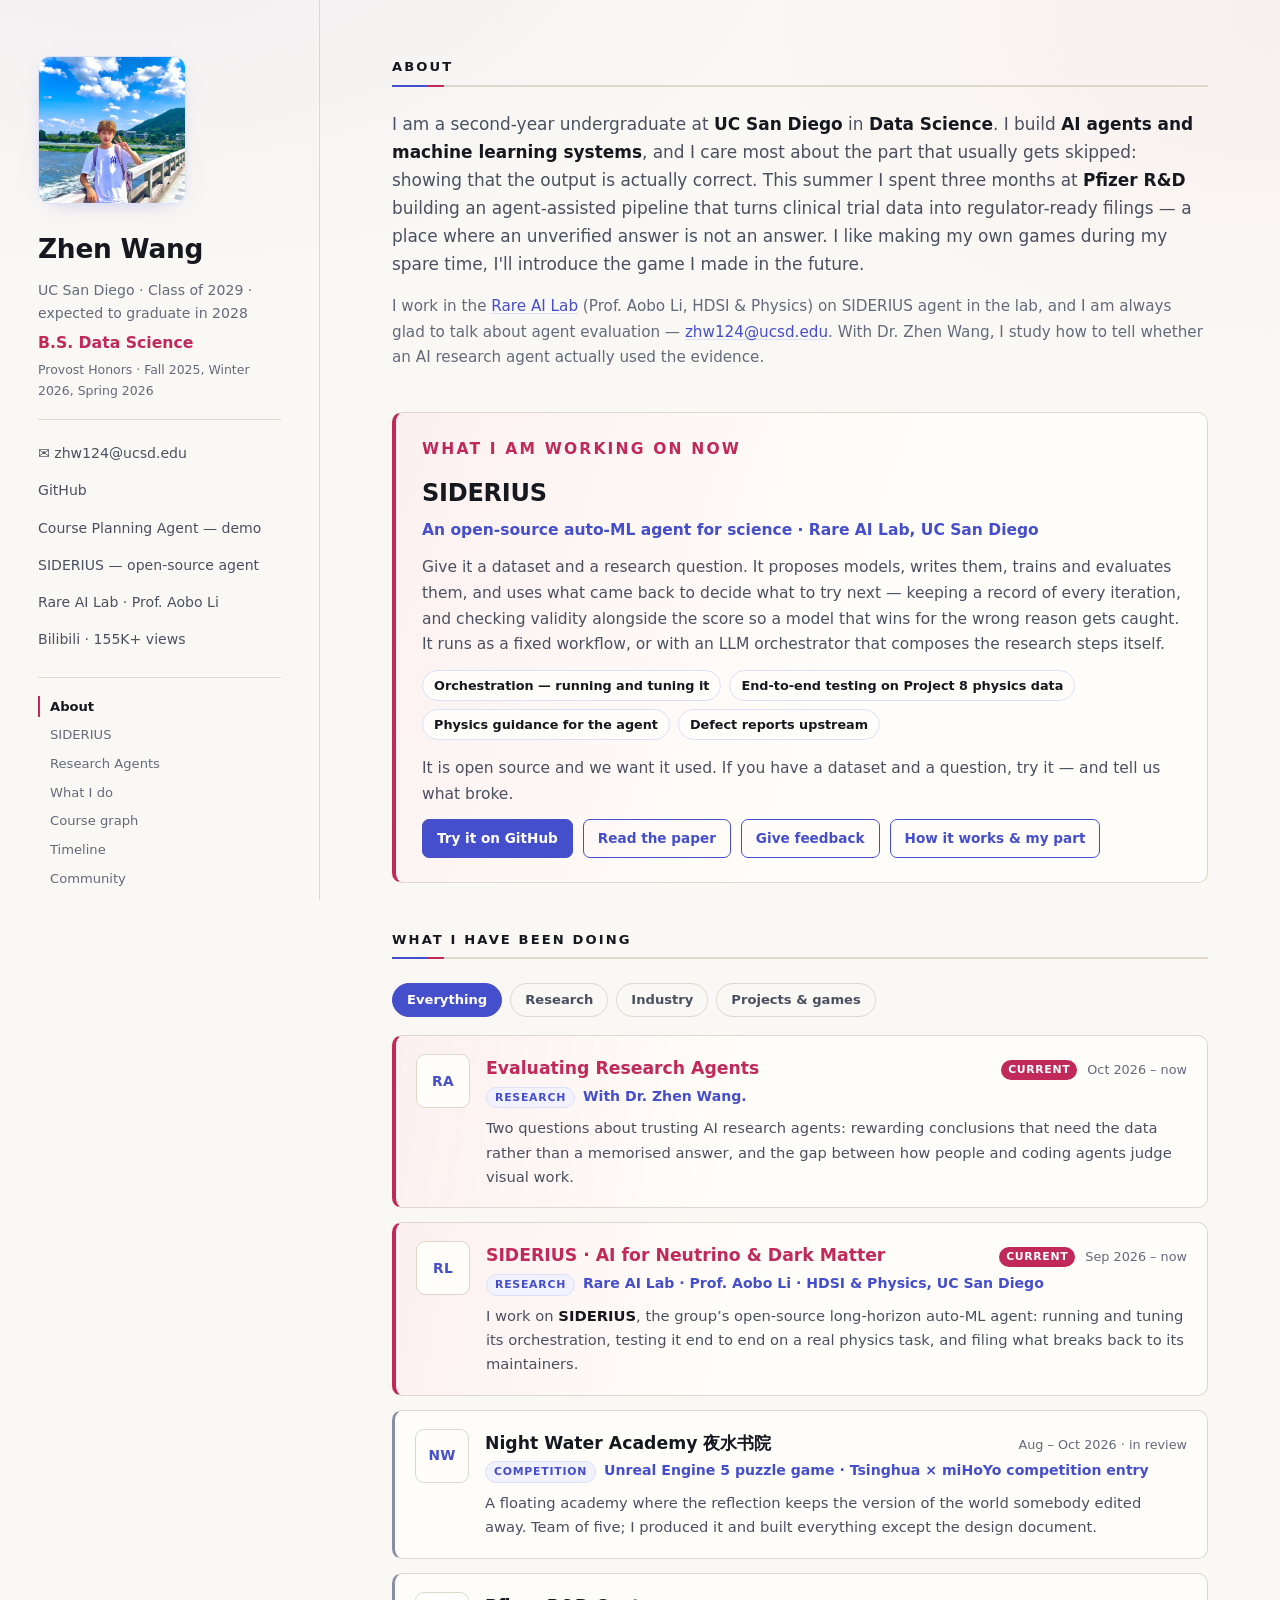
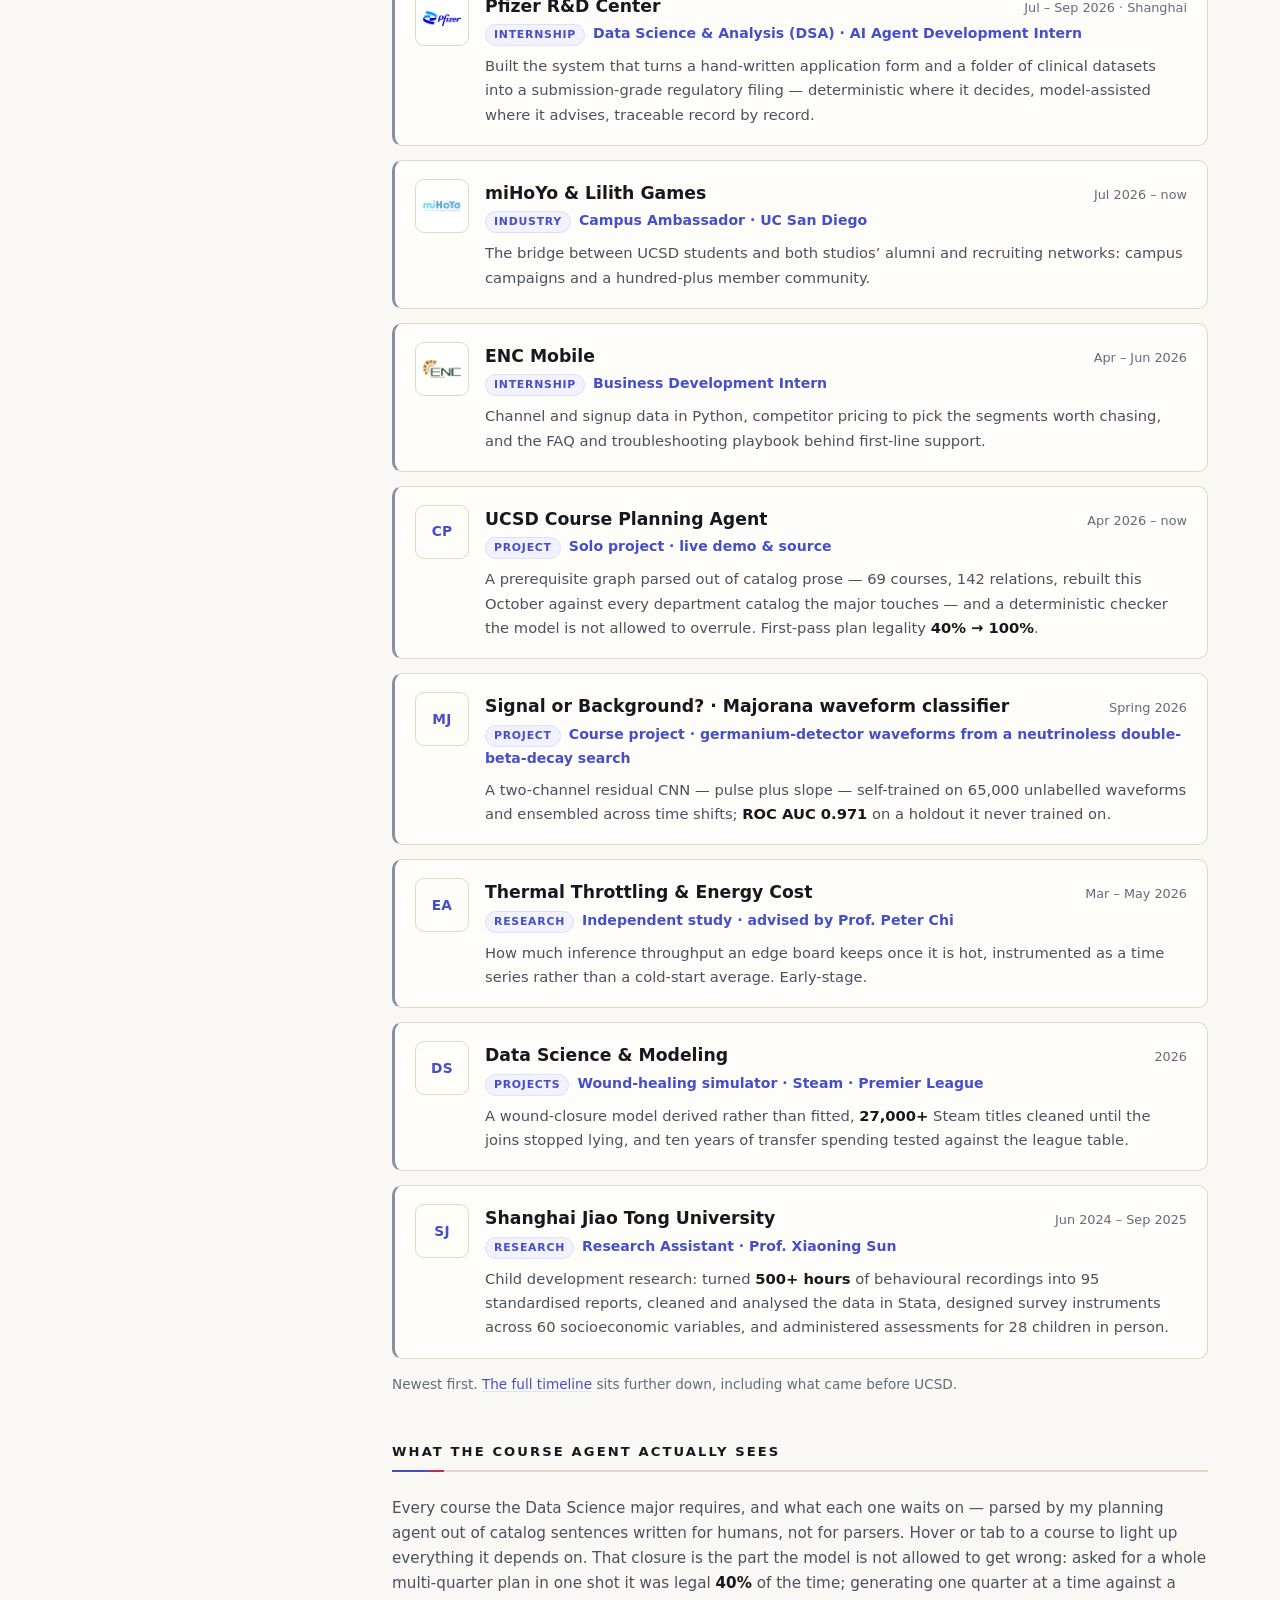
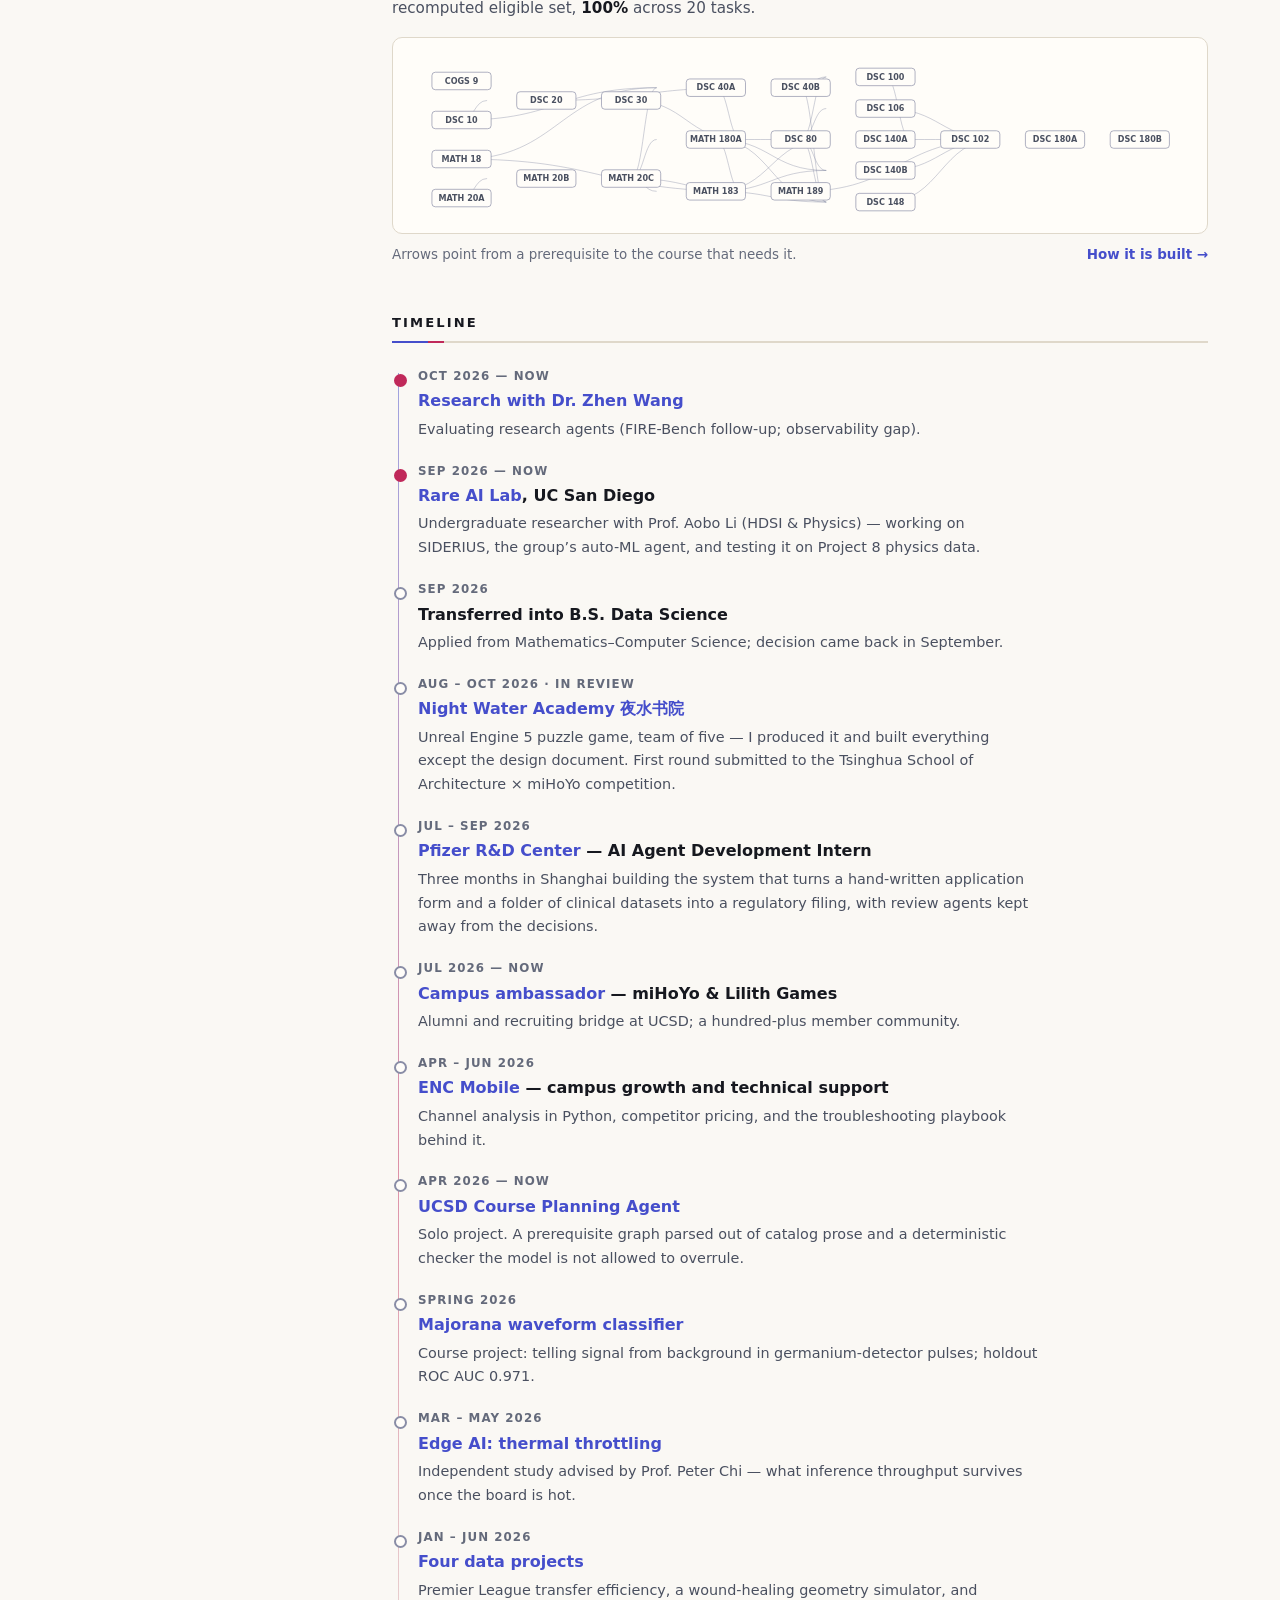
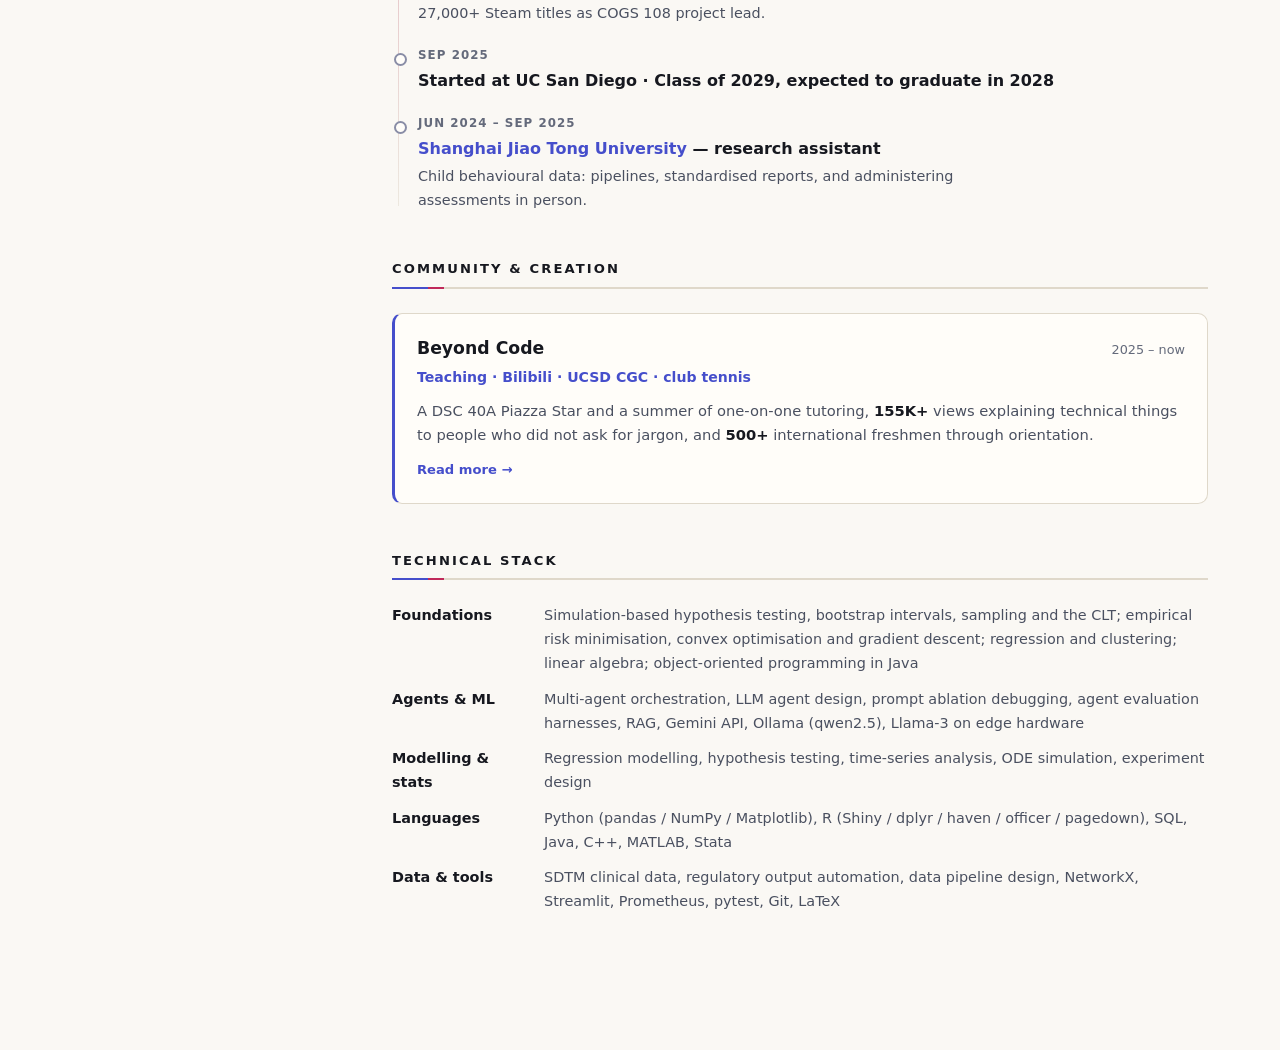
<file: index.html>
<!DOCTYPE html>
<html lang="en">
<head>
<meta charset="UTF-8">
<meta name="viewport" content="width=device-width, initial-scale=1.0">
<title>Zhen Wang | UCSD Data Science (HDSI)</title>
<meta name="description" content="Zhen Wang — UC San Diego undergraduate in Data Science (DS25). Machine learning for physics time series in the Rare AI Lab, agent development at Pfizer R&D, and a course planner whose model is not allowed to overrule its checker.">
<meta name="author" content="Zhen Wang">
<meta property="og:title" content="Zhen Wang | AI Agents · Machine Learning · Data Science">
<meta property="og:description" content="UCSD undergraduate building AI agents whose answers can be checked — ML for physics time series, clinical filings at Pfizer, a validated course planner, and an Unreal Engine puzzle game.">
<meta property="og:type" content="profile">
<link rel="stylesheet" href="style.css?v=cd5aa7eb">
</head>
<body>

<aside class="sidebar">
    <img src="个人主页照片.jpg" alt="Portrait of Zhen Wang" class="profile-img" width="148" height="148">
    <h1>Zhen Wang</h1>
    <div class="sidebar-info">
        UC San Diego · Class of 2029 · expected to graduate in 2028
        <span class="major-highlight">B.S. Data Science</span>
        <span class="honors">Provost Honors · Fall 2025, Winter 2026, Spring 2026</span>
    </div>

    <nav class="sidebar-links" aria-label="Contact and profiles">
        <a href="mailto:zhw124@ucsd.edu" class="sidebar-link"><span aria-hidden="true">✉</span> zhw124@ucsd.edu</a>
        <a href="https://github.com/zhenzhenfufu" class="sidebar-link">GitHub</a>
        <a href="https://ucsd-course-planning-tutor.streamlit.app/" class="sidebar-link">Course Planning Agent — demo</a>
        <a href="https://github.com/yuema137/SIDERIUS" class="sidebar-link">SIDERIUS — open-source agent</a>
        <a href="https://aobol.github.io/AoboLi/" class="sidebar-link">Rare AI Lab · Prof. Aobo Li</a>
        <a href="https://space.bilibili.com/3493110992603365" class="sidebar-link">Bilibili · 155K+ views</a>
        <!-- Upload one canonical CV next to index.html as cv.pdf, then uncomment:
        <a href="cv.pdf" class="sidebar-link">CV (PDF)</a> -->
    </nav>

    <nav class="sidebar-sections" aria-label="On this page">
        <a href="#about">About</a>
        <a href="#siderius">SIDERIUS</a>
        <a href="research-agents.html">Research Agents</a>
        <a href="#work">What I do</a>
        <a href="#graph">Course graph</a>
        <a href="#timeline">Timeline</a>
        <a href="#community">Community</a>
        <a href="#skills">Stack</a>
    </nav>
</aside>

<main class="main">

    <section id="about" class="about-top">
        <h2>About</h2>
        <p class="intro">
            I am a second-year undergraduate at <strong>UC San Diego</strong> in <strong>Data Science</strong>.
            I build <strong>AI agents and machine learning systems</strong>, and I care most about the part
            that usually gets skipped: showing that the output is actually correct. This summer I spent
            three months at <strong>Pfizer R&amp;D</strong> building an agent-assisted pipeline that
            turns clinical trial data into regulator-ready filings — a place where an unverified answer is
            not an answer. I like making my own games during my spare time, I'll introduce the game I made in the future.
        </p>
        <p class="intro-aside">
            I work in the <a href="https://aobol.github.io/AoboLi/">Rare AI Lab</a> (Prof. Aobo Li, HDSI
            &amp; Physics) on SIDERIUS agent in the lab, and I am always glad to talk about
            agent evaluation — <a href="mailto:zhw124@ucsd.edu">zhw124@ucsd.edu</a>.
            With Dr. Zhen Wang, I study how to tell whether an AI research agent actually used the evidence.
        </p>
    </section>

    <section id="siderius" class="feature" aria-labelledby="siderius-h">
        <p class="feature-eyebrow">What I am working on now</p>
        <h2 id="siderius-h">SIDERIUS</h2>
        <p class="feature-sub">An open-source auto-ML agent for science · Rare AI Lab, UC San Diego</p>
        <p>
            Give it a dataset and a research question. It proposes models, writes them, trains and evaluates
            them, and uses what came back to decide what to try next — keeping a record of every iteration,
            and checking validity alongside the score so a model that wins for the wrong reason gets caught.
            It runs as a fixed workflow, or with an LLM orchestrator that composes the research steps itself.
        </p>
        <ul class="feature-roles" aria-label="My part">
            <li>Orchestration — running and tuning it</li>
            <li>End-to-end testing on Project 8 physics data</li>
            <li>Physics guidance for the agent</li>
            <li>Defect reports upstream</li>
        </ul>
        <p>
            It is open source and we want it used. If you have a dataset and a question, try it — and tell us
            what broke.
        </p>
        <div class="feature-links">
            <a class="primary" href="https://github.com/yuema137/SIDERIUS">Try it on GitHub</a>
            <a href="https://arxiv.org/abs/2610.14024">Read the paper</a>
            <a href="https://github.com/yuema137/SIDERIUS/issues">Give feedback</a>
            <a href="aobo-lab.html">How it works &amp; my part</a>
        </div>
    </section>

    <section id="work">
        <h2>What I have been doing</h2>
        <div class="filters" role="group" aria-label="Filter by kind">
            <button type="button" data-filter="all" aria-pressed="true">Everything</button>
            <button type="button" data-filter="research" aria-pressed="false">Research</button>
            <button type="button" data-filter="industry" aria-pressed="false">Industry</button>
            <button type="button" data-filter="project" aria-pressed="false">Projects &amp; games</button>
        </div>
        <div class="rows">
            <a class="row row-current" data-kind="research" href="research-agents.html">
                <span class="row-mark" aria-hidden="true">RA</span>
                <span class="row-body">
                    <span class="row-head">
                        <span class="row-title">Evaluating Research Agents</span>
                        <span class="row-when"><span class="chip-now">Current</span> Oct 2026 – now</span>
                    </span>
                    <span class="row-org"><span class="row-chip">Research</span>With Dr. Zhen Wang.</span>
                    <span class="row-line">Two questions about trusting AI research agents: rewarding conclusions that need the data rather than a memorised answer, and the gap between how people and coding agents judge visual work.</span>
                </span>
            </a>

            <a class="row row-current" data-kind="research" href="aobo-lab.html">
                <span class="row-mark" aria-hidden="true">RL</span>
                <span class="row-body">
                    <span class="row-head">
                        <span class="row-title">SIDERIUS · AI for Neutrino &amp; Dark Matter</span>
                        <span class="row-when"><span class="chip-now">Current</span> Sep 2026 – now</span>
                    </span>
                    <span class="row-org"><span class="row-chip">Research</span>Rare AI Lab · Prof. Aobo Li · HDSI &amp; Physics, UC San Diego</span>
                    <span class="row-line">I work on <strong>SIDERIUS</strong>, the group’s open-source long-horizon auto-ML agent: running and tuning its orchestration, testing it end to end on a real physics task, and filing what breaks back to its maintainers.</span>
                </span>
            </a>

            <a class="row" data-kind="project" href="night-water-academy.html">
                <span class="row-mark" aria-hidden="true">NW</span>
                <span class="row-body">
                    <span class="row-head">
                        <span class="row-title">Night Water Academy 夜水书院</span>
                        <span class="row-when">Aug – Oct 2026 · in review</span>
                    </span>
                    <span class="row-org"><span class="row-chip">Competition</span>Unreal Engine 5 puzzle game · Tsinghua × miHoYo competition entry</span>
                    <span class="row-line">A floating academy where the reflection keeps the version of the world somebody edited away. Team of five; I produced it and built everything except the design document.</span>
                </span>
            </a>

            <a class="row" data-kind="industry" href="pfizer.html">
                <span class="row-mark job-logo"><img src="img/logo-pfizer.png" alt="Pfizer R&D Center" loading="lazy"></span>
                <span class="row-body">
                    <span class="row-head">
                        <span class="row-title">Pfizer R&amp;D Center</span>
                        <span class="row-when">Jul – Sep 2026 · Shanghai</span>
                    </span>
                    <span class="row-org"><span class="row-chip">Internship</span>Data Science &amp; Analysis (DSA) · AI Agent Development Intern</span>
                    <span class="row-line">Built the system that turns a hand-written application form and a folder of clinical datasets into a submission-grade regulatory filing — deterministic where it decides, model-assisted where it advises, traceable record by record.</span>
                </span>
            </a>

            <a class="row" data-kind="industry" href="beyond-code.html#ambassador">
                <span class="row-mark job-logo"><img src="img/logo-mihoyo.png" alt="miHoYo & Lilith Games" loading="lazy"></span>
                <span class="row-body">
                    <span class="row-head">
                        <span class="row-title">miHoYo &amp; Lilith Games</span>
                        <span class="row-when">Jul 2026 – now</span>
                    </span>
                    <span class="row-org"><span class="row-chip">Industry</span>Campus Ambassador · UC San Diego</span>
                    <span class="row-line">The bridge between UCSD students and both studios’ alumni and recruiting networks: campus campaigns and a hundred-plus member community.</span>
                </span>
            </a>

            <a class="row" data-kind="industry" href="beyond-code.html#enc">
                <span class="row-mark job-logo"><img src="img/logo-enc.png" alt="ENC Mobile" loading="lazy"></span>
                <span class="row-body">
                    <span class="row-head">
                        <span class="row-title">ENC Mobile</span>
                        <span class="row-when">Apr – Jun 2026</span>
                    </span>
                    <span class="row-org"><span class="row-chip">Internship</span>Business Development Intern</span>
                    <span class="row-line">Channel and signup data in Python, competitor pricing to pick the segments worth chasing, and the FAQ and troubleshooting playbook behind first-line support.</span>
                </span>
            </a>

            <a class="row" data-kind="project" href="course-planner.html">
                <span class="row-mark" aria-hidden="true">CP</span>
                <span class="row-body">
                    <span class="row-head">
                        <span class="row-title">UCSD Course Planning Agent</span>
                        <span class="row-when">Apr 2026 – now</span>
                    </span>
                    <span class="row-org"><span class="row-chip">Project</span>Solo project · live demo &amp; source</span>
                    <span class="row-line">A prerequisite graph parsed out of catalog prose — 69 courses, 142 relations, rebuilt this October against every department catalog the major touches — and a deterministic checker the model is not allowed to overrule. First-pass plan legality <strong>40% → 100%</strong>.</span>
                </span>
            </a>

            <a class="row" data-kind="project" href="majorana.html">
                <span class="row-mark" aria-hidden="true">MJ</span>
                <span class="row-body">
                    <span class="row-head">
                        <span class="row-title">Signal or Background? · Majorana waveform classifier</span>
                        <span class="row-when">Spring 2026</span>
                    </span>
                    <span class="row-org"><span class="row-chip">Project</span>Course project · germanium-detector waveforms from a neutrinoless double-beta-decay search</span>
                    <span class="row-line">A two-channel residual CNN — pulse plus slope — self-trained on 65,000 unlabelled waveforms and ensembled across time shifts; <strong>ROC AUC 0.971</strong> on a holdout it never trained on.</span>
                </span>
            </a>

            <a class="row" data-kind="research" href="edge-ai.html">
                <span class="row-mark" aria-hidden="true">EA</span>
                <span class="row-body">
                    <span class="row-head">
                        <span class="row-title">Thermal Throttling &amp; Energy Cost</span>
                        <span class="row-when">Mar – May 2026</span>
                    </span>
                    <span class="row-org"><span class="row-chip">Research</span>Independent study · advised by Prof. Peter Chi</span>
                    <span class="row-line">How much inference throughput an edge board keeps once it is hot, instrumented as a time series rather than a cold-start average. Early-stage.</span>
                </span>
            </a>

            <a class="row" data-kind="project" href="data-projects.html">
                <span class="row-mark" aria-hidden="true">DS</span>
                <span class="row-body">
                    <span class="row-head">
                        <span class="row-title">Data Science &amp; Modeling</span>
                        <span class="row-when">2026</span>
                    </span>
                    <span class="row-org"><span class="row-chip">Projects</span>Wound-healing simulator · Steam · Premier League</span>
                    <span class="row-line">A wound-closure model derived rather than fitted, <strong>27,000+</strong> Steam titles cleaned until the joins stopped lying, and ten years of transfer spending tested against the league table.</span>
                </span>
            </a>

            <a class="row" data-kind="research" href="data-projects.html#sjtu">
                <span class="row-mark" aria-hidden="true">SJ</span>
                <span class="row-body">
                    <span class="row-head">
                        <span class="row-title">Shanghai Jiao Tong University</span>
                        <span class="row-when">Jun 2024 – Sep 2025</span>
                    </span>
                    <span class="row-org"><span class="row-chip">Research</span>Research Assistant · Prof. Xiaoning Sun</span>
                    <span class="row-line">Child development research: turned <strong>500+ hours</strong> of behavioural recordings into 95 standardised reports, cleaned and analysed the data in Stata, designed survey instruments across 60 socioeconomic variables, and administered assessments for 28 children in person.</span>
                </span>
            </a>
        </div>
        <p class="rows-foot">Newest first. <a href="#timeline">The full timeline</a> sits further down, including what came before UCSD.</p>
    </section>

    <section id="graph">
        <h2>What the course agent actually sees</h2>
        <p class="graph-intro">
            Every course the Data Science major requires, and what each one waits on — parsed by my planning
            agent out of catalog sentences written for humans, not for parsers. Hover or tab to a course to
            light up everything it depends on. That closure is the part the model is not allowed to get
            wrong: asked for a whole multi-quarter plan in one shot it was legal <strong>40%</strong> of the
            time; generating one quarter at a time against a recomputed eligible set,
            <strong>100%</strong> across 20 tasks.
        </p>
        <figure class="dag-wrap">
            <div class="dag-scroll">
<svg id="dag" viewBox="0 0 1174 260" role="img" aria-labelledby="dag-title dag-desc" xmlns="http://www.w3.org/2000/svg">
  <title id="dag-title">Required-course prerequisite graph for the UC San Diego Data Science major</title>
  <desc id="dag-desc">The 22 courses the major requires and the 38 prerequisite relations between them, parsed from catalog prose. Arrows point from a prerequisite to the course that needs it. Hover or focus a course to highlight everything it depends on.</desc>
  <g class="dag-edges"><path class="dag-edge" data-from="MATH 20A" data-to="MATH 20B" d="M84 223 C103 223 103 194 122 194" /><path class="dag-edge" data-from="MATH 20B" data-to="MATH 20C" d="M210 194 C229 194 229 194 248 194" /><path class="dag-edge" data-from="MATH 20C" data-to="DSC 40A" d="M336 194 C355 194 355 59 374 59" /><path class="dag-edge" data-from="MATH 20C" data-to="MATH 180A" d="M336 194 C355 194 355 136 374 136" /><path class="dag-edge" data-from="MATH 20C" data-to="MATH 189" d="M336 194 C418 194 418 213 500 213" /><path class="dag-edge" data-from="MATH 20C" data-to="MATH 183" d="M336 194 C355 194 355 213 374 213" /><path class="dag-edge" data-from="MATH 18" data-to="DSC 40A" d="M84 165 C229 165 229 59 374 59" /><path class="dag-edge" data-from="MATH 18" data-to="MATH 189" d="M84 165 C292 165 292 213 500 213" /><path class="dag-edge" data-from="MATH 180A" data-to="DSC 140B" d="M462 136 C544 136 544 182 626 182" /><path class="dag-edge" data-from="MATH 180A" data-to="DSC 140A" d="M462 136 C544 136 544 136 626 136" /><path class="dag-edge" data-from="MATH 180A" data-to="MATH 189" d="M462 136 C481 136 481 213 500 213" /><path class="dag-edge" data-from="MATH 180A" data-to="DSC 148" d="M462 136 C544 136 544 229 626 229" /><path class="dag-edge" data-from="MATH 183" data-to="DSC 140B" d="M462 213 C544 213 544 182 626 182" /><path class="dag-edge" data-from="MATH 183" data-to="DSC 140A" d="M462 213 C544 213 544 136 626 136" /><path class="dag-edge" data-from="MATH 183" data-to="MATH 189" d="M462 213 C481 213 481 213 500 213" /><path class="dag-edge" data-from="MATH 183" data-to="DSC 148" d="M462 213 C544 213 544 229 626 229" /><path class="dag-edge" data-from="MATH 189" data-to="DSC 180A" d="M588 213 C733 213 733 136 878 136" /><path class="dag-edge" data-from="DSC 10" data-to="DSC 40A" d="M84 107 C229 107 229 59 374 59" /><path class="dag-edge" data-from="DSC 10" data-to="DSC 20" d="M84 107 C103 107 103 78 122 78" /><path class="dag-edge" data-from="DSC 20" data-to="DSC 30" d="M210 78 C229 78 229 78 248 78" /><path class="dag-edge" data-from="DSC 20" data-to="DSC 40B" d="M210 78 C355 78 355 59 500 59" /><path class="dag-edge" data-from="DSC 30" data-to="DSC 80" d="M336 78 C418 78 418 136 500 136" /><path class="dag-edge" data-from="DSC 40A" data-to="DSC 80" d="M462 59 C481 59 481 136 500 136" /><path class="dag-edge" data-from="DSC 40A" data-to="DSC 40B" d="M462 59 C481 59 481 59 500 59" /><path class="dag-edge" data-from="DSC 40B" data-to="DSC 100" d="M588 59 C607 59 607 43 626 43" /><path class="dag-edge" data-from="DSC 40B" data-to="DSC 148" d="M588 59 C607 59 607 229 626 229" /><path class="dag-edge" data-from="DSC 80" data-to="DSC 140B" d="M588 136 C607 136 607 182 626 182" /><path class="dag-edge" data-from="DSC 80" data-to="DSC 106" d="M588 136 C607 136 607 90 626 90" /><path class="dag-edge" data-from="DSC 80" data-to="DSC 140A" d="M588 136 C607 136 607 136 626 136" /><path class="dag-edge" data-from="DSC 80" data-to="DSC 100" d="M588 136 C607 136 607 43 626 43" /><path class="dag-edge" data-from="DSC 80" data-to="DSC 148" d="M588 136 C607 136 607 229 626 229" /><path class="dag-edge" data-from="DSC 100" data-to="DSC 102" d="M714 43 C733 43 733 136 752 136" /><path class="dag-edge" data-from="DSC 102" data-to="DSC 180A" d="M840 136 C859 136 859 136 878 136" /><path class="dag-edge" data-from="DSC 106" data-to="DSC 180A" d="M714 90 C796 90 796 136 878 136" /><path class="dag-edge" data-from="DSC 140A" data-to="DSC 180A" d="M714 136 C796 136 796 136 878 136" /><path class="dag-edge" data-from="DSC 140B" data-to="DSC 180A" d="M714 182 C796 182 796 136 878 136" /><path class="dag-edge" data-from="DSC 148" data-to="DSC 180A" d="M714 229 C796 229 796 136 878 136" /><path class="dag-edge" data-from="DSC 180A" data-to="DSC 180B" d="M966 136 C985 136 985 136 1004 136" /></g>
  <g class="dag-nodes"><g class="dag-node" data-id="COGS 9" tabindex="0" role="button" aria-label="COGS 9. No prerequisites."><rect x="40" y="36" rx="5" width="88" height="26"/><text x="84" y="53" text-anchor="middle">COGS 9</text></g><g class="dag-node" data-id="DSC 10" tabindex="0" role="button" aria-label="DSC 10. No prerequisites."><rect x="40" y="94" rx="5" width="88" height="26"/><text x="84" y="111" text-anchor="middle">DSC 10</text></g><g class="dag-node" data-id="DSC 100" tabindex="0" role="button" aria-label="DSC 100. Prerequisites: DSC 40B, DSC 80."><rect x="670" y="30" rx="5" width="88" height="26"/><text x="714" y="47" text-anchor="middle">DSC 100</text></g><g class="dag-node" data-id="DSC 102" tabindex="0" role="button" aria-label="DSC 102. Prerequisites: DSC 100."><rect x="796" y="123" rx="5" width="88" height="26"/><text x="840" y="140" text-anchor="middle">DSC 102</text></g><g class="dag-node" data-id="DSC 106" tabindex="0" role="button" aria-label="DSC 106. Prerequisites: DSC 80."><rect x="670" y="77" rx="5" width="88" height="26"/><text x="714" y="94" text-anchor="middle">DSC 106</text></g><g class="dag-node" data-id="DSC 140A" tabindex="0" role="button" aria-label="DSC 140A. Prerequisites: DSC 80, MATH 180A, MATH 183."><rect x="670" y="123" rx="5" width="88" height="26"/><text x="714" y="140" text-anchor="middle">DSC 140A</text></g><g class="dag-node" data-id="DSC 140B" tabindex="0" role="button" aria-label="DSC 140B. Prerequisites: DSC 80, MATH 180A, MATH 183."><rect x="670" y="169" rx="5" width="88" height="26"/><text x="714" y="186" text-anchor="middle">DSC 140B</text></g><g class="dag-node" data-id="DSC 148" tabindex="0" role="button" aria-label="DSC 148. Prerequisites: DSC 40B, DSC 80, MATH 180A, MATH 183."><rect x="670" y="216" rx="5" width="88" height="26"/><text x="714" y="233" text-anchor="middle">DSC 148</text></g><g class="dag-node dag-capstone" data-id="DSC 180A" tabindex="0" role="button" aria-label="DSC 180A. Prerequisites: DSC 102, DSC 106, DSC 140A, DSC 140B, DSC 148, MATH 189."><rect x="922" y="123" rx="5" width="88" height="26"/><text x="966" y="140" text-anchor="middle">DSC 180A</text></g><g class="dag-node dag-capstone" data-id="DSC 180B" tabindex="0" role="button" aria-label="DSC 180B. Prerequisites: DSC 180A."><rect x="1048" y="123" rx="5" width="88" height="26"/><text x="1092" y="140" text-anchor="middle">DSC 180B</text></g><g class="dag-node" data-id="DSC 20" tabindex="0" role="button" aria-label="DSC 20. Prerequisites: DSC 10."><rect x="166" y="65" rx="5" width="88" height="26"/><text x="210" y="82" text-anchor="middle">DSC 20</text></g><g class="dag-node" data-id="DSC 30" tabindex="0" role="button" aria-label="DSC 30. Prerequisites: DSC 20."><rect x="292" y="65" rx="5" width="88" height="26"/><text x="336" y="82" text-anchor="middle">DSC 30</text></g><g class="dag-node" data-id="DSC 40A" tabindex="0" role="button" aria-label="DSC 40A. Prerequisites: DSC 10, MATH 18, MATH 20C."><rect x="418" y="46" rx="5" width="88" height="26"/><text x="462" y="63" text-anchor="middle">DSC 40A</text></g><g class="dag-node" data-id="DSC 40B" tabindex="0" role="button" aria-label="DSC 40B. Prerequisites: DSC 20, DSC 40A."><rect x="544" y="46" rx="5" width="88" height="26"/><text x="588" y="63" text-anchor="middle">DSC 40B</text></g><g class="dag-node" data-id="DSC 80" tabindex="0" role="button" aria-label="DSC 80. Prerequisites: DSC 30, DSC 40A."><rect x="544" y="123" rx="5" width="88" height="26"/><text x="588" y="140" text-anchor="middle">DSC 80</text></g><g class="dag-node" data-id="MATH 18" tabindex="0" role="button" aria-label="MATH 18. No prerequisites."><rect x="40" y="152" rx="5" width="88" height="26"/><text x="84" y="169" text-anchor="middle">MATH 18</text></g><g class="dag-node" data-id="MATH 180A" tabindex="0" role="button" aria-label="MATH 180A. Prerequisites: MATH 20C."><rect x="418" y="123" rx="5" width="88" height="26"/><text x="462" y="140" text-anchor="middle">MATH 180A</text></g><g class="dag-node" data-id="MATH 183" tabindex="0" role="button" aria-label="MATH 183. Prerequisites: MATH 20C."><rect x="418" y="200" rx="5" width="88" height="26"/><text x="462" y="217" text-anchor="middle">MATH 183</text></g><g class="dag-node" data-id="MATH 189" tabindex="0" role="button" aria-label="MATH 189. Prerequisites: MATH 18, MATH 180A, MATH 183, MATH 20C."><rect x="544" y="200" rx="5" width="88" height="26"/><text x="588" y="217" text-anchor="middle">MATH 189</text></g><g class="dag-node" data-id="MATH 20A" tabindex="0" role="button" aria-label="MATH 20A. No prerequisites."><rect x="40" y="210" rx="5" width="88" height="26"/><text x="84" y="227" text-anchor="middle">MATH 20A</text></g><g class="dag-node" data-id="MATH 20B" tabindex="0" role="button" aria-label="MATH 20B. Prerequisites: MATH 20A."><rect x="166" y="181" rx="5" width="88" height="26"/><text x="210" y="198" text-anchor="middle">MATH 20B</text></g><g class="dag-node" data-id="MATH 20C" tabindex="0" role="button" aria-label="MATH 20C. Prerequisites: MATH 20B."><rect x="292" y="181" rx="5" width="88" height="26"/><text x="336" y="198" text-anchor="middle">MATH 20C</text></g></g>
</svg>
            </div>
            <figcaption>
                <span class="dag-readout" data-default="Arrows point from a prerequisite to the course that needs it.">Arrows point from a prerequisite to the course that needs it.</span>
                <a class="dag-link" href="course-planner.html">How it is built <span aria-hidden="true">→</span></a>
            </figcaption>
        </figure>
    </section>

    <section id="timeline">
        <h2>Timeline</h2>

        <ol class="timeline">
            <li class="tl-item tl-now">
                <p class="tl-when">Oct 2026 — now</p>
                <p class="tl-what"><a href="research-agents.html">Research with Dr. Zhen Wang</a></p>
                <p class="tl-note">Evaluating research agents (FIRE-Bench follow-up; observability gap).</p>
            </li>
            <li class="tl-item tl-now">
                <p class="tl-when">Sep 2026 — now</p>
                <p class="tl-what"><a href="aobo-lab.html">Rare AI Lab</a>, UC San Diego</p>
                <p class="tl-note">Undergraduate researcher with Prof. Aobo Li (HDSI &amp; Physics) — working on SIDERIUS, the group’s auto-ML agent, and testing it on Project 8 physics data.</p>
            </li>
            <li class="tl-item">
                <p class="tl-when">Sep 2026</p>
                <p class="tl-what">Transferred into B.S. Data Science</p>
                <p class="tl-note">Applied from Mathematics–Computer Science; decision came back in September.</p>
            </li>
            <li class="tl-item">
                <p class="tl-when">Aug – Oct 2026 · in review</p>
                <p class="tl-what"><a href="night-water-academy.html">Night Water Academy 夜水书院</a></p>
                <p class="tl-note">Unreal Engine 5 puzzle game, team of five — I produced it and built everything except the design document. First round submitted to the Tsinghua School of Architecture × miHoYo competition.</p>
            </li>
            <li class="tl-item">
                <p class="tl-when">Jul – Sep 2026</p>
                <p class="tl-what"><a href="pfizer.html">Pfizer R&amp;D Center</a> — AI Agent Development Intern</p>
                <p class="tl-note">Three months in Shanghai building the system that turns a hand-written application form and a folder of clinical datasets into a regulatory filing, with review agents kept away from the decisions.</p>
            </li>
            <li class="tl-item">
                <p class="tl-when">Jul 2026 — now</p>
                <p class="tl-what"><a href="beyond-code.html#ambassador">Campus ambassador</a> — miHoYo &amp; Lilith Games</p>
                <p class="tl-note">Alumni and recruiting bridge at UCSD; a hundred-plus member community.</p>
            </li>
            <li class="tl-item">
                <p class="tl-when">Apr – Jun 2026</p>
                <p class="tl-what"><a href="beyond-code.html#enc">ENC Mobile</a> — campus growth and technical support</p>
                <p class="tl-note">Channel analysis in Python, competitor pricing, and the troubleshooting playbook behind it.</p>
            </li>
            <li class="tl-item">
                <p class="tl-when">Apr 2026 — now</p>
                <p class="tl-what"><a href="course-planner.html">UCSD Course Planning Agent</a></p>
                <p class="tl-note">Solo project. A prerequisite graph parsed out of catalog prose and a deterministic checker the model is not allowed to overrule.</p>
            </li>
            <li class="tl-item">
                <p class="tl-when">Spring 2026</p>
                <p class="tl-what"><a href="majorana.html">Majorana waveform classifier</a></p>
                <p class="tl-note">Course project: telling signal from background in germanium-detector pulses; holdout ROC AUC 0.971.</p>
            </li>
            <li class="tl-item">
                <p class="tl-when">Mar – May 2026</p>
                <p class="tl-what"><a href="edge-ai.html">Edge AI: thermal throttling</a></p>
                <p class="tl-note">Independent study advised by Prof. Peter Chi — what inference throughput survives once the board is hot.</p>
            </li>
            <li class="tl-item">
                <p class="tl-when">Jan – Jun 2026</p>
                <p class="tl-what"><a href="data-projects.html">Four data projects</a></p>
                <p class="tl-note">Premier League transfer efficiency, a wound-healing geometry simulator, and 27,000+ Steam titles as COGS 108 project lead.</p>
            </li>
            <li class="tl-item">
                <p class="tl-when">Sep 2025</p>
                <p class="tl-what">Started at UC San Diego · Class of 2029, expected to graduate in 2028</p>
            </li>
            <li class="tl-item">
                <p class="tl-when">Jun 2024 – Sep 2025</p>
                <p class="tl-what"><a href="data-projects.html#sjtu">Shanghai Jiao Tong University</a> — research assistant</p>
                <p class="tl-note">Child behavioural data: pipelines, standardised reports, and administering assessments in person.</p>
            </li>
        </ol>
    </section>

    <section id="community">
        <h2>Community &amp; Creation</h2>
        <div class="card-grid card-rows">

    <a class="card card-lead" href="beyond-code.html">
                    <div class="card-head">
                        <span class="card-title">Beyond Code</span>
                        <span class="card-date">2025 – now</span>
                    </div>
                    <span class="card-org">Teaching · Bilibili · UCSD CGC · club tennis</span>
                    <p class="card-line">
                        A DSC 40A Piazza Star and a summer of one-on-one tutoring,
                        <strong>155K+</strong> views explaining technical things to people who did not ask for
                        jargon, and <strong>500+</strong> international freshmen through orientation.
                    </p>
                    <span class="card-more">Read more <span aria-hidden="true">→</span></span>
                </a>

        </div>
    </section>

    <section id="skills">
        <h2>Technical Stack</h2>
        <!-- TODO (Zhen): if you have actually used scikit-learn or PyTorch, add them. A physics ML group
             reads a stack with no training framework as "has not trained a model". If you have not used
             them, leave this as is — do not list what you cannot discuss. -->
        <div class="skills-grid">
            <div class="skills-label">Foundations</div>
            <div>Simulation-based hypothesis testing, bootstrap intervals, sampling and the CLT; empirical risk minimisation, convex optimisation and gradient descent; regression and clustering; linear algebra; object-oriented programming in Java</div>

            <div class="skills-label">Agents &amp; ML</div>
            <div>Multi-agent orchestration, LLM agent design, prompt ablation debugging, agent evaluation harnesses, RAG, Gemini API, Ollama (qwen2.5), Llama-3 on edge hardware</div>

            <div class="skills-label">Modelling &amp; stats</div>
            <div>Regression modelling, hypothesis testing, time-series analysis, ODE simulation, experiment design</div>

            <div class="skills-label">Languages</div>
            <div>Python (pandas / NumPy / Matplotlib), R (Shiny / dplyr / haven / officer / pagedown), SQL, Java, C++, MATLAB, Stata</div>

            <div class="skills-label">Data &amp; tools</div>
            <div>SDTM clinical data, regulatory output automation, data pipeline design, NetworkX, Streamlit, Prometheus, pytest, Git, LaTeX</div>
        </div>
    </section>

</main>

<script src="app.js?v=cd5aa7eb" defer></script>
</body>
</html>
</file>
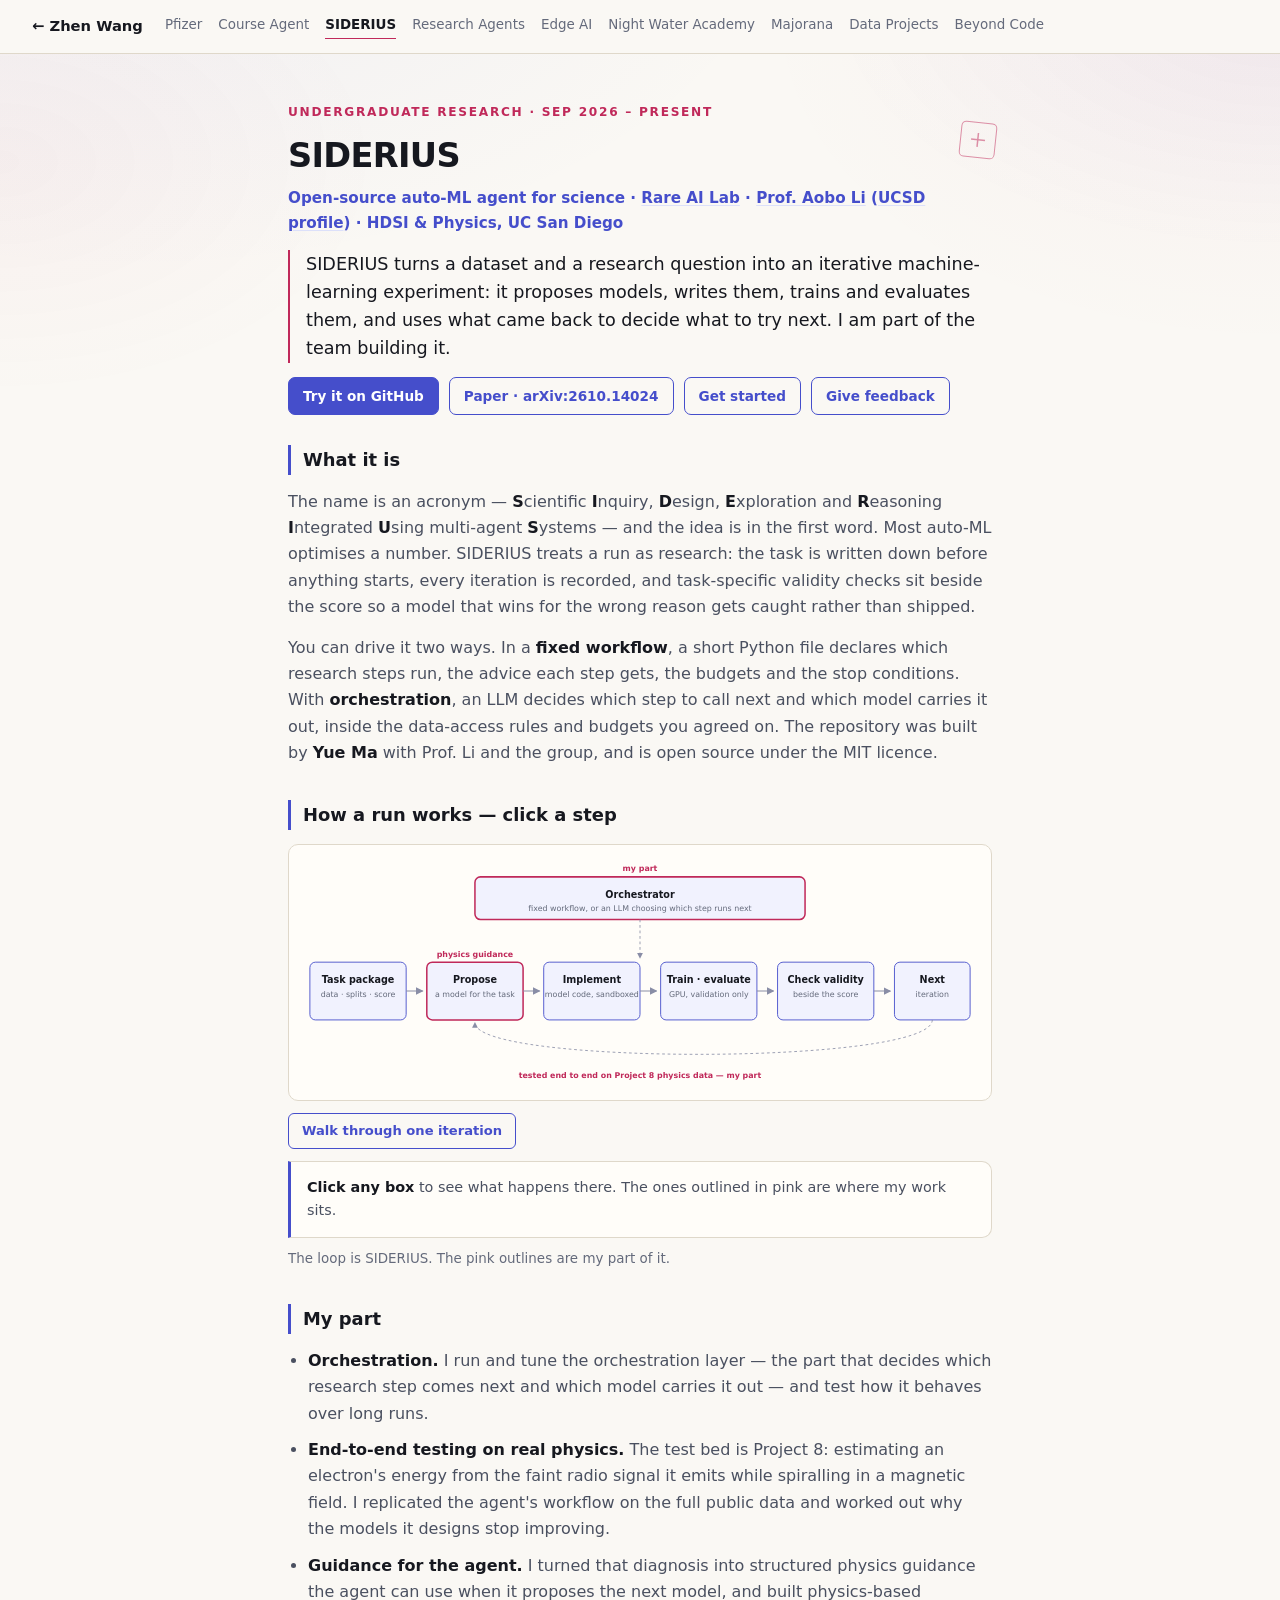
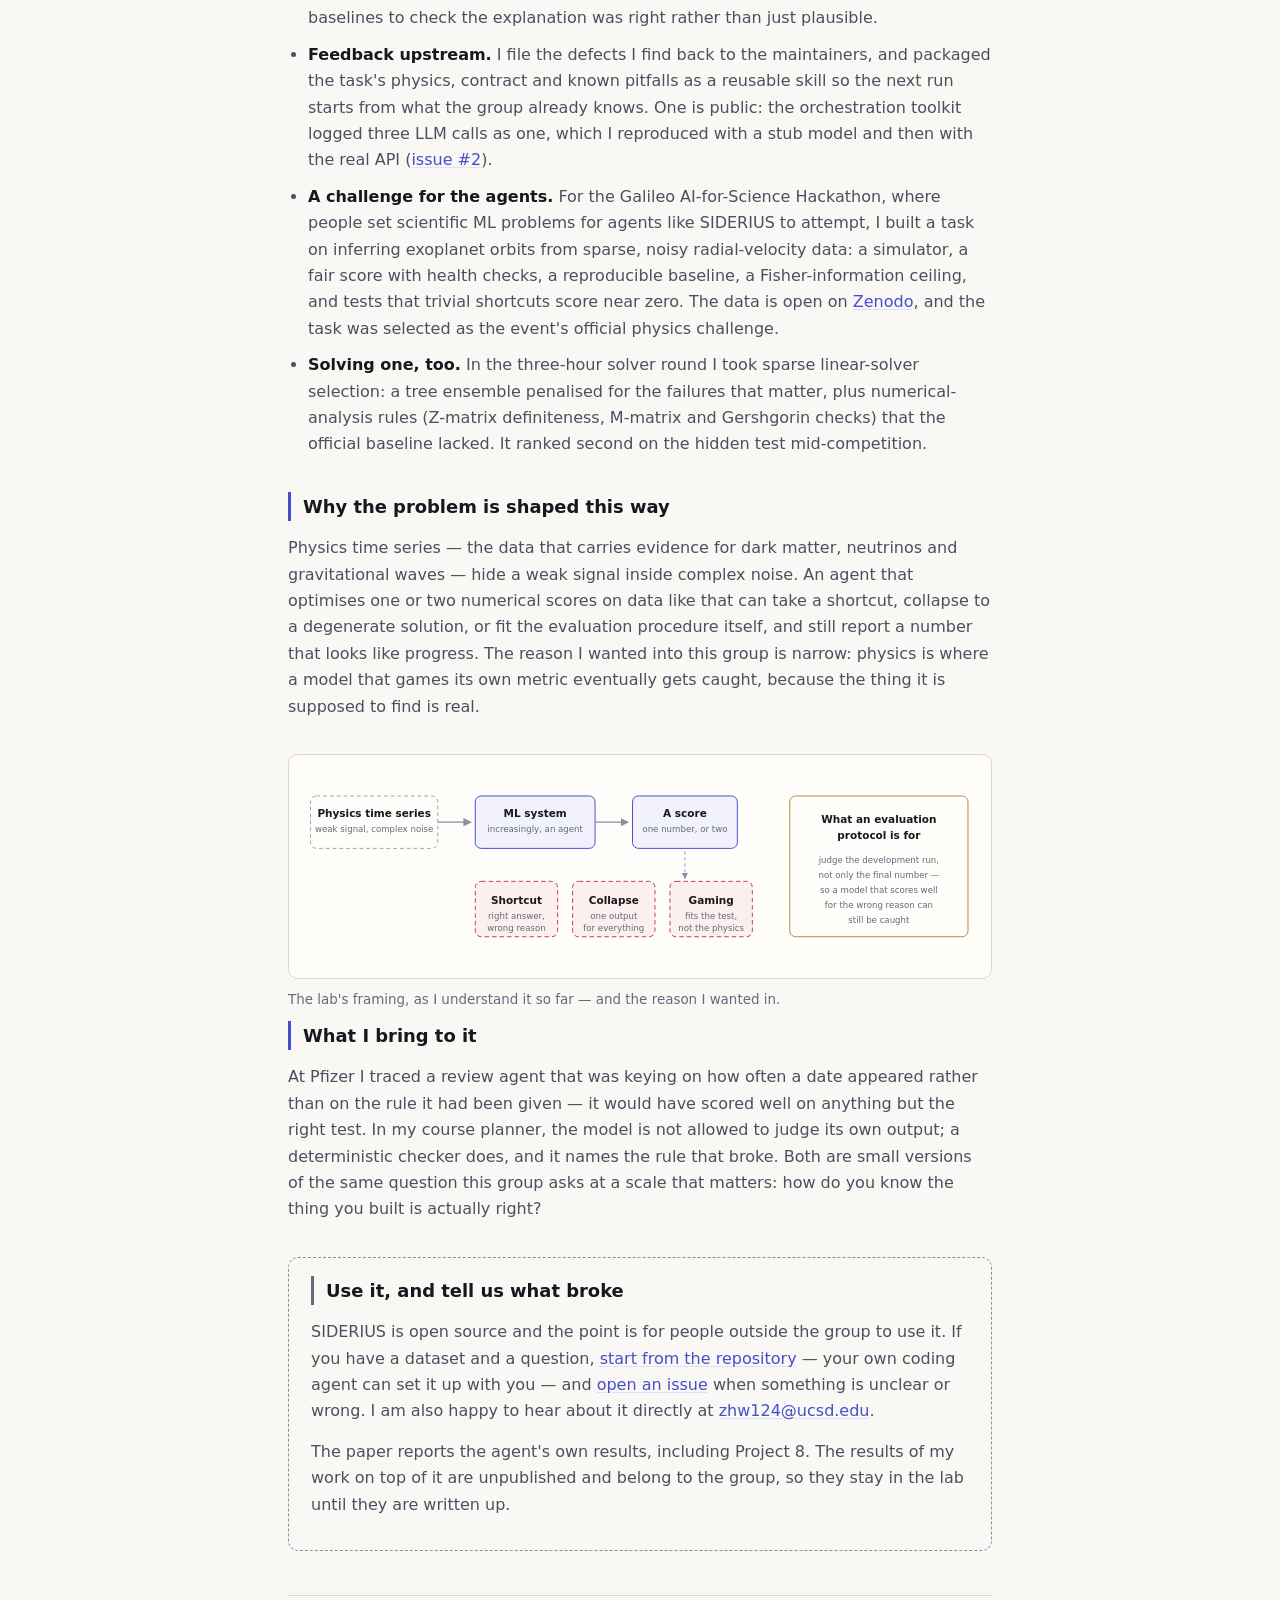
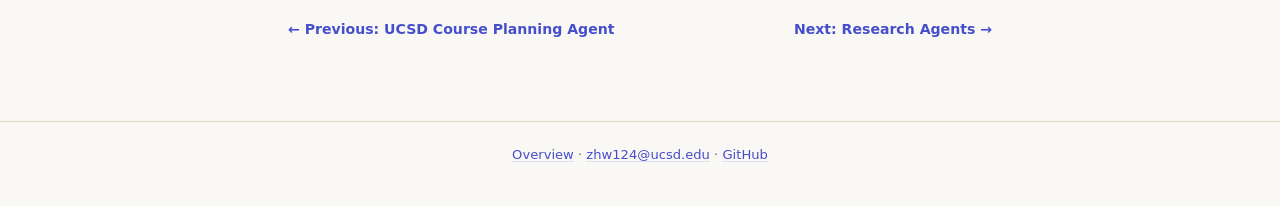
<file: aobo-lab.html>
<!DOCTYPE html>
<html lang="en">
<head>
<meta charset="UTF-8">
<meta name="viewport" content="width=device-width, initial-scale=1.0">
<title>SIDERIUS — open-source auto-ML agent · Rare AI Lab | Zhen Wang</title>
<meta name="description" content="Undergraduate researcher in the Rare AI Lab (Prof. Aobo Li, HDSI &amp; Physics, UC San Diego) — machine learning for physics time series and rare-event searches.">
<link rel="stylesheet" href="style.css?v=cd5aa7eb">
</head>
<body class="detail" data-ink="star">

<header class="topbar">
    <a class="home-link" href="index.html"><span aria-hidden="true">←</span> Zhen Wang</a>
    <nav class="topnav" aria-label="Project pages">
        <a href="pfizer.html">Pfizer</a>
        <a href="course-planner.html">Course Agent</a>
        <a href="aobo-lab.html" aria-current="page">SIDERIUS</a>
        <a href="research-agents.html">Research Agents</a>
        <a href="edge-ai.html">Edge AI</a>
        <a href="night-water-academy.html">Night Water Academy</a>
        <a href="majorana.html">Majorana</a>
        <a href="data-projects.html">Data Projects</a>
        <a href="beyond-code.html">Beyond Code</a>
    </nav>
</header>

<main class="page">
<article>

    <p class="eyebrow">Undergraduate research · Sep 2026 – present</p>
    <h1>SIDERIUS</h1>
    <p class="role">Open-source auto-ML agent for science ·
       <a href="https://aobol.github.io/AoboLi/">Rare AI Lab</a> ·
       <a href="https://aobol.github.io/AoboLi/">Prof. Aobo Li</a>
       (<a href="https://datascience.ucsd.edu/people/aobo-li">UCSD profile</a>) ·
       HDSI &amp; Physics, UC San Diego</p>

    <p class="lede">
        SIDERIUS turns a dataset and a research question into an iterative machine-learning experiment:
        it proposes models, writes them, trains and evaluates them, and uses what came back to decide what
        to try next. I am part of the team building it.
    </p>

    <div class="feature-links page-links">
        <a class="primary" href="https://github.com/yuema137/SIDERIUS">Try it on GitHub</a>
        <a href="https://arxiv.org/abs/2610.14024">Paper · arXiv:2610.14024</a>
        <a href="https://github.com/yuema137/SIDERIUS#start-with-your-coding-agent">Get started</a>
        <a href="https://github.com/yuema137/SIDERIUS/issues">Give feedback</a>
    </div>

    <section>
        <h2>What it is</h2>
        <p>
            The name is an acronym — <strong>S</strong>cientific <strong>I</strong>nquiry,
            <strong>D</strong>esign, <strong>E</strong>xploration and <strong>R</strong>easoning
            <strong>I</strong>ntegrated <strong>U</strong>sing multi-agent <strong>S</strong>ystems — and the
            idea is in the first word. Most auto-ML optimises a number. SIDERIUS treats a run as research: the
            task is written down before anything starts, every iteration is recorded, and task-specific
            validity checks sit beside the score so a model that wins for the wrong reason gets caught rather
            than shipped.
        </p>
        <p>
            You can drive it two ways. In a <strong>fixed workflow</strong>, a short Python file declares
            which research steps run, the advice each step gets, the budgets and the stop conditions. With
            <strong>orchestration</strong>, an LLM decides which step to call next and which model carries it
            out, inside the data-access rules and budgets you agreed on. The repository was built by
            <strong>Yue Ma</strong> with Prof. Li and the group, and is open source under the MIT licence.
        </p>
    </section>

    <section id="loop">
        <h2>How a run works — click a step</h2>
        <figure class="diagram" data-steps>
            <div class="diagram-scroll">
                <svg viewBox="0 0 980 330" role="img" aria-labelledby="sid-t sid-d" xmlns="http://www.w3.org/2000/svg"><title id="sid-t">How a SIDERIUS run works, and where my part sits</title><desc id="sid-d">A task package defines data access, splits, the score and health checks. Each iteration proposes a model, implements it, trains and evaluates it, checks validity beside the score, and feeds the result into the next iteration. Above the loop, an orchestrator — or a fixed workflow — decides which step runs next. My work is on the orchestration layer and on testing the whole loop against Project 8 physics data.</desc><defs><marker id="ah" viewBox="0 0 8 8" refX="7" refY="4" markerWidth="7" markerHeight="7" orient="auto-start-reverse"><path d="M0 0 L8 4 L0 8 z" class="d-head"/></marker></defs><g class="d-stage d-mine" data-copy="<b>Orchestration — my part.</b> SIDERIUS can run a fixed workflow, or hand control to an LLM orchestrator that decides which research step to call next and which model carries it out. I run and tune that layer, test it end to end, and file what breaks back to the maintainers."><rect x="250" y="26" width="480" height="62" rx="8"/><text x="490" y="56">Orchestrator</text><text class="d-sub" x="490" y="76">fixed workflow, or an LLM choosing which step runs next</text></g><text class="d-sub d-mine-tag" x="490" y="18">my part</text><g class="d-stage" data-copy="<b>Task package.</b> Before anything runs, the task is written down: how data may be accessed, how it is split, what the model takes in and puts out, the main score, and the health checks that must hold. The agent never gets to redefine the test."><rect x="10" y="150" width="140" height="84" rx="8"/><text x="80" y="180">Task package</text><text class="d-sub" x="80" y="200">data · splits · score</text></g><g class="d-stage d-mine" data-copy="<b>Propose.</b> A model is proposed for the task, informed by what earlier iterations measured. On Project 8 this is where the physics guidance I wrote goes in: what the signal encodes, and what a model must not throw away."><rect x="180" y="150" width="140" height="84" rx="8"/><text x="250" y="180">Propose</text><text class="d-sub" x="250" y="200">a model for the task</text></g><text class="d-sub d-mine-tag" x="250" y="142">physics guidance</text><g class="d-stage" data-copy="<b>Implement.</b> The proposal becomes real model code, written by the agent inside a sandbox."><rect x="350" y="150" width="140" height="84" rx="8"/><text x="420" y="180">Implement</text><text class="d-sub" x="420" y="200">model code, sandboxed</text></g><g class="d-stage" data-copy="<b>Train &amp; evaluate.</b> The code is trained and scored on a GPU under the budgets set in the workflow — on the validation data only, so the held-out test never leaks into the search."><rect x="520" y="150" width="140" height="84" rx="8"/><text x="590" y="180">Train · evaluate</text><text class="d-sub" x="590" y="200">GPU, validation only</text></g><g class="d-stage" data-copy="<b>Check validity.</b> Task-specific checks run beside the score. A high number that came from a shortcut, a collapsed model or an artefact of the data is exactly what this step exists to catch."><rect x="690" y="150" width="140" height="84" rx="8"/><text x="760" y="180">Check validity</text><text class="d-sub" x="760" y="200">beside the score</text></g><g class="d-stage" data-copy="<b>Next iteration.</b> What was measured steers the next proposal, and every iteration is recorded — the code, the scores, the checks — so the run can be paused, resumed with new advice, or audited afterwards."><rect x="860" y="150" width="110" height="84" rx="8"/><text x="915" y="180">Next</text><text class="d-sub" x="915" y="200">iteration</text></g><g class="d-arrow"><path marker-end="url(#ah)" d="M150 192 L174 192"/><path marker-end="url(#ah)" d="M320 192 L344 192"/><path marker-end="url(#ah)" d="M490 192 L514 192"/><path marker-end="url(#ah)" d="M660 192 L684 192"/><path marker-end="url(#ah)" d="M830 192 L854 192"/></g><g class="d-arrow d-dash"><path marker-end="url(#ah)" d="M915 234 C915 300 250 300 250 238"/><path marker-end="url(#ah)" d="M490 88 L490 144"/></g><text class="d-sub d-mine-tag" x="490" y="318">tested end to end on Project 8 physics data — my part</text></svg>
            </div>
            <div class="diagram-ctl">
                <button type="button" data-walk-steps>Walk through one iteration</button>
            </div>
            <div class="stage-panel" data-steps-panel aria-live="polite">
                <b>Click any box</b> to see what happens there. The ones outlined in pink are where my work sits.
            </div>
            <figcaption>The loop is SIDERIUS. The pink outlines are my part of it.</figcaption>
        </figure>
    </section>

    <section>
        <h2>My part</h2>
        <ul>
            <li><strong>Orchestration.</strong> I run and tune the orchestration layer — the part that decides which research step comes next and which model carries it out — and test how it behaves over long runs.</li>
            <li><strong>End-to-end testing on real physics.</strong> The test bed is Project 8: estimating an electron's energy from the faint radio signal it emits while spiralling in a magnetic field. I replicated the agent's workflow on the full public data and worked out why the models it designs stop improving.</li>
            <li><strong>Guidance for the agent.</strong> I turned that diagnosis into structured physics guidance the agent can use when it proposes the next model, and built physics-based baselines to check the explanation was right rather than just plausible.</li>
            <li><strong>Feedback upstream.</strong> I file the defects I find back to the maintainers, and packaged the task's physics, contract and known pitfalls as a reusable skill so the next run starts from what the group already knows. One is public: the orchestration toolkit logged three LLM calls as one, which I reproduced with a stub model and then with the real API (<a href="https://github.com/yuema137/SIDERIUS/issues/2">issue #2</a>).</li>
            <li><strong>A challenge for the agents.</strong> For the Galileo AI-for-Science Hackathon, where people set scientific ML problems for agents like SIDERIUS to attempt, I built a task on inferring exoplanet orbits from sparse, noisy radial-velocity data: a simulator, a fair score with health checks, a reproducible baseline, a Fisher-information ceiling, and tests that trivial shortcuts score near zero. The data is open on <a href="https://doi.org/10.5281/zenodo.24361910">Zenodo</a>, and the task was selected as the event's official physics challenge.</li>
            <li><strong>Solving one, too.</strong> In the three-hour solver round I took sparse linear-solver selection: a tree ensemble penalised for the failures that matter, plus numerical-analysis rules (Z-matrix definiteness, M-matrix and Gershgorin checks) that the official baseline lacked. It ranked second on the hidden test mid-competition.</li>
        </ul>
    </section>

    <section>
        <h2>Why the problem is shaped this way</h2>
        <p>
            Physics time series — the data that carries evidence for dark matter, neutrinos and gravitational
            waves — hide a weak signal inside complex noise. An agent that optimises one or two numerical
            scores on data like that can take a shortcut, collapse to a degenerate solution, or fit the
            evaluation procedure itself, and still report a number that looks like progress. The reason I
            wanted into this group is narrow: physics is where a model that games its own metric eventually
            gets caught, because the thing it is supposed to find is real.
        </p>
    </section>

    <figure class="diagram">
        <div class="diagram-scroll">
            <svg viewBox="0 0 900 260" role="img" aria-labelledby="rare-t rare-d" xmlns="http://www.w3.org/2000/svg">
                <title id="rare-t">Why a score is not enough in physics</title>
                <desc id="rare-d">A physics time series goes into a model, which produces a score. Optimising the score alone admits three failure modes — taking a shortcut, collapsing to a degenerate solution, and gaming the evaluation — each of which can produce a high score and a scientifically invalid model. An evaluation protocol sits across all three.</desc>
                <defs><marker id="ah" viewBox="0 0 8 8" refX="7" refY="4" markerWidth="7" markerHeight="7" orient="auto-start-reverse"><path d="M0 0 L8 4 L0 8 z" class="d-head"/></marker></defs>
                <g class="d-io">
                    <rect x="10" y="36" width="170" height="70" rx="8"/>
                    <text x="95" y="64">Physics time series</text>
                    <text class="d-sub" x="95" y="84">weak signal, complex noise</text>
                </g>
                <g class="d-stage">
                    <rect x="230" y="36" width="160" height="70" rx="8"/>
                    <text x="310" y="64">ML system</text>
                    <text class="d-sub" x="310" y="84">increasingly, an agent</text>
                    <rect x="440" y="36" width="140" height="70" rx="8"/>
                    <text x="510" y="64">A score</text>
                    <text class="d-sub" x="510" y="84">one number, or two</text>
                </g>
                <g class="d-arrow">
                    <path marker-end="url(#ah)" d="M180 71 L224 71"/>
                    <path marker-end="url(#ah)" d="M390 71 L434 71"/>
                </g>
                <g class="d-agent">
                    <rect x="230" y="150" width="110" height="74" rx="8"/>
                    <text x="285" y="180">Shortcut</text>
                    <text class="d-sub" x="285" y="200">right answer,</text>
                    <text class="d-sub" x="285" y="216">wrong reason</text>
                    <rect x="360" y="150" width="110" height="74" rx="8"/>
                    <text x="415" y="180">Collapse</text>
                    <text class="d-sub" x="415" y="200">one output</text>
                    <text class="d-sub" x="415" y="216">for everything</text>
                    <rect x="490" y="150" width="110" height="74" rx="8"/>
                    <text x="545" y="180">Gaming</text>
                    <text class="d-sub" x="545" y="200">fits the test,</text>
                    <text class="d-sub" x="545" y="216">not the physics</text>
                </g>
                <g class="d-arrow d-dash">
                    <path marker-end="url(#ah)" d="M510 110 L510 146"/>
                </g>
                <g class="d-note">
                    <rect x="650" y="36" width="238" height="188" rx="8"/>
                    <text x="769" y="72">What an evaluation</text>
                    <text x="769" y="94">protocol is for</text>
                    <text class="d-sub" x="769" y="126">judge the development run,</text>
                    <text class="d-sub" x="769" y="146">not only the final number —</text>
                    <text class="d-sub" x="769" y="166">so a model that scores well</text>
                    <text class="d-sub" x="769" y="186">for the wrong reason can</text>
                    <text class="d-sub" x="769" y="206">still be caught</text>
                </g>
            </svg>
        </div>
        <figcaption>The lab's framing, as I understand it so far — and the reason I wanted in.</figcaption>
    </figure>

    <section>
        <h2>What I bring to it</h2>
        <p>
            At Pfizer I traced a review agent that was keying on how often a date appeared rather than on
            the rule it had been given — it would have scored well on anything but the right test. In my
            course planner, the model is not allowed to judge its own output; a deterministic checker
            does, and it names the rule that broke. Both are small versions of the same question this
            group asks at a scale that matters: how do you know the thing you built is actually right?
        </p>
    </section>

    <section class="limits">
        <h2>Use it, and tell us what broke</h2>
        <p>
            SIDERIUS is open source and the point is for people outside the group to use it. If you have a
            dataset and a question, <a href="https://github.com/yuema137/SIDERIUS">start from the
            repository</a> — your own coding agent can set it up with you — and
            <a href="https://github.com/yuema137/SIDERIUS/issues">open an issue</a> when something is unclear
            or wrong. I am also happy to hear about it directly at
            <a href="mailto:zhw124@ucsd.edu">zhw124@ucsd.edu</a>.
        </p>
        <p>
            The paper reports the agent's own results, including Project 8. The results of my work on top of it
            are unpublished and belong to the group, so they stay in the lab until they are written up.
        </p>
    </section>

</article>

<nav class="pager" aria-label="More pages">
    <a class="pager-prev" href="course-planner.html"><span aria-hidden="true">←</span> Previous: UCSD Course Planning Agent</a>
    <a class="pager-next" href="research-agents.html">Next: Research Agents <span aria-hidden="true">→</span></a>
</nav>
</main>

<footer class="sitefoot">
    <a href="index.html">Overview</a> ·
    <a href="mailto:zhw124@ucsd.edu">zhw124@ucsd.edu</a> ·
    <a href="https://github.com/zhenzhenfufu">GitHub</a>
</footer>

<script src="app.js?v=cd5aa7eb" defer></script>
</body>
</html>
</file>
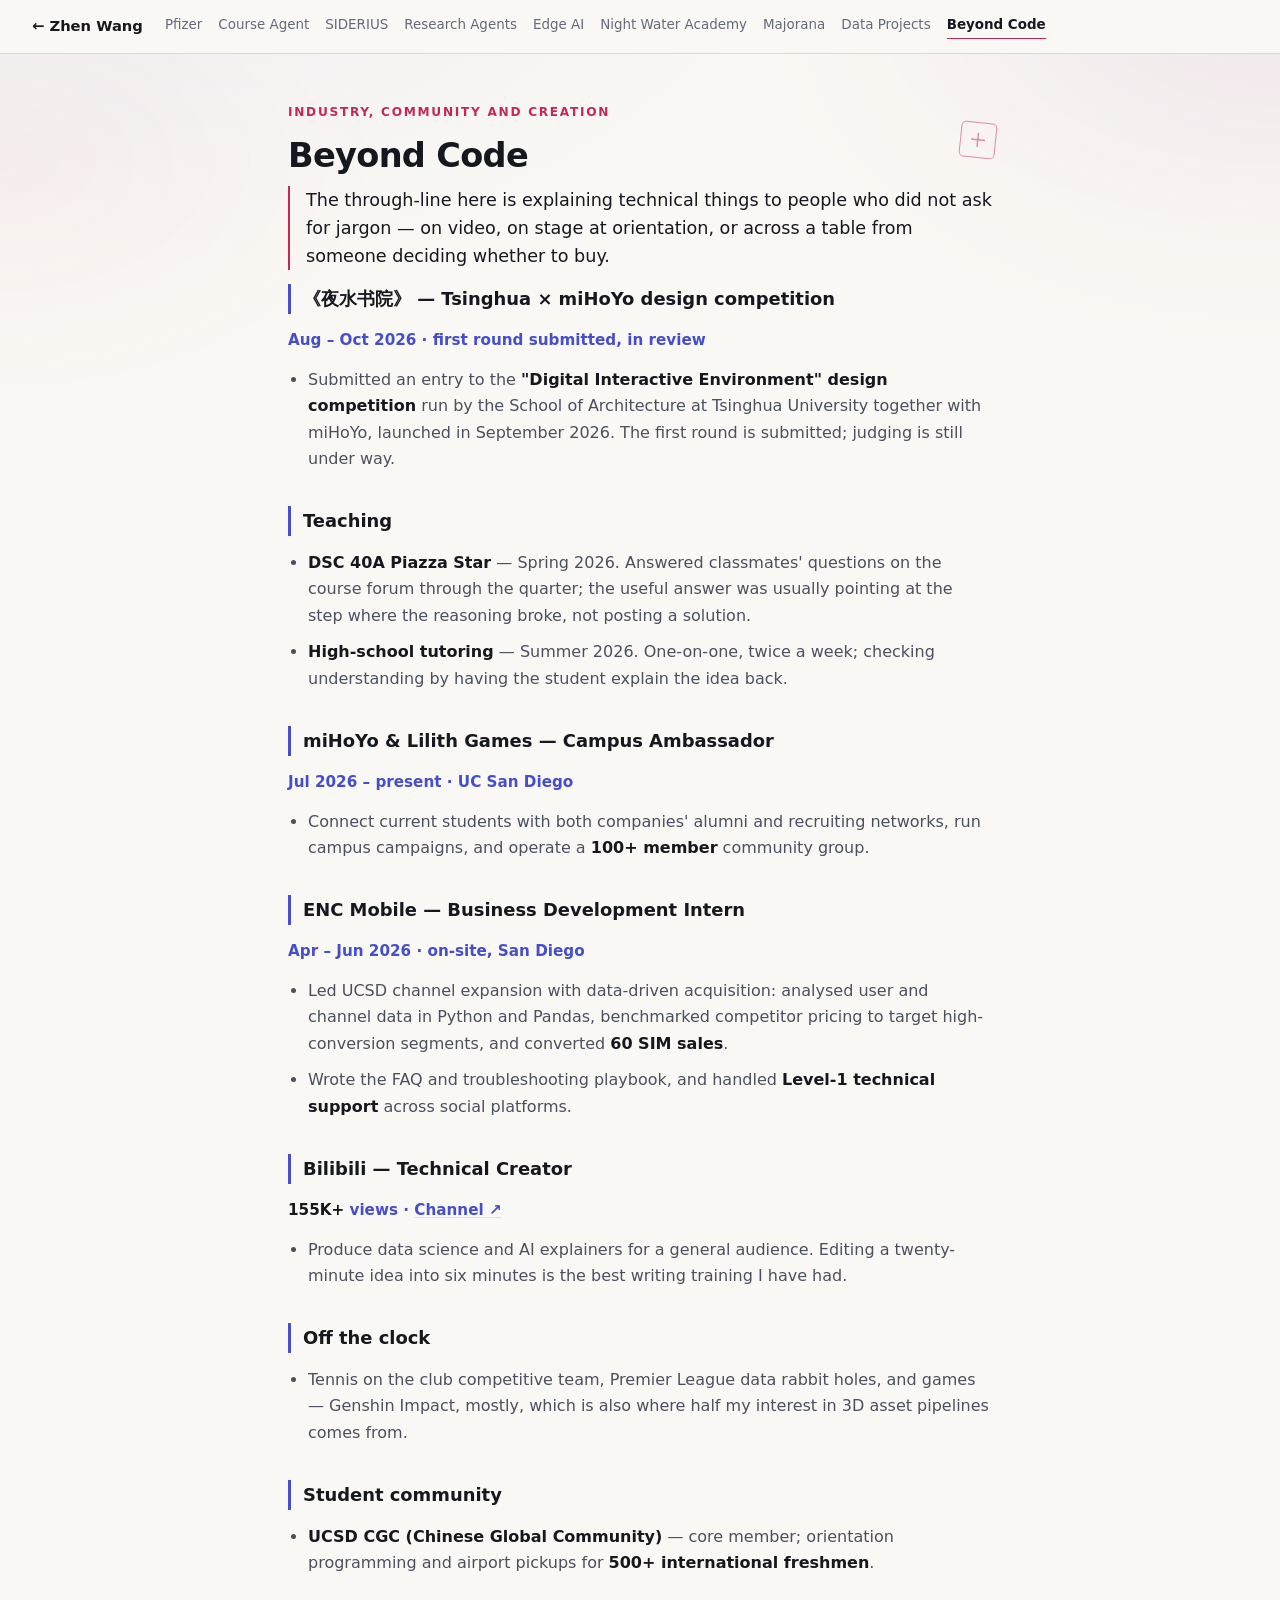
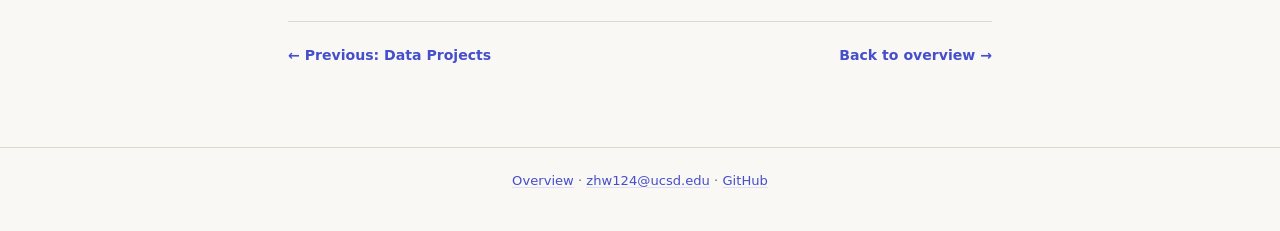
<file: beyond-code.html>
<!DOCTYPE html>
<html lang="en">
<head>
<meta charset="UTF-8">
<meta name="viewport" content="width=device-width, initial-scale=1.0">
<title>Beyond Code — Campus, Community, Creation | Zhen Wang</title>
<meta name="description" content="Campus ambassador for miHoYo and Lilith Games, growth internship at ENC Mobile, 155K+ views of technical video on Bilibili, and student community work at UC San Diego.">
<link rel="stylesheet" href="style.css?v=cd5aa7eb">
</head>
<body class="detail" data-ink="seal">

<header class="topbar">
    <a class="home-link" href="index.html"><span aria-hidden="true">←</span> Zhen Wang</a>
    <nav class="topnav" aria-label="Project pages">
        <a href="pfizer.html">Pfizer</a>
        <a href="course-planner.html">Course Agent</a>
        <a href="aobo-lab.html">SIDERIUS</a>
        <a href="research-agents.html">Research Agents</a>
        <a href="edge-ai.html">Edge AI</a>
        <a href="night-water-academy.html">Night Water Academy</a>
        <a href="majorana.html">Majorana</a>
        <a href="data-projects.html">Data Projects</a>
        <a href="beyond-code.html" aria-current="page">Beyond Code</a>
    </nav>
</header>

<main class="page">
<article>

    <p class="eyebrow">Industry, community and creation</p>
    <h1>Beyond Code</h1>
    <p class="lede">
        The through-line here is explaining technical things to people who did not ask for jargon —
        on video, on stage at orientation, or across a table from someone deciding whether to buy.
    </p>

    <section id="competition">
        <h2>《夜水书院》 — Tsinghua × miHoYo design competition</h2>
        <p class="role">Aug – Oct 2026 · first round submitted, in review</p>
        <!-- TODO (Zhen): one sentence on what the piece is, one on your role, one on how it was built.
             Keep it to three. Also add a public link if one exists (Bilibili / itch.io) — do NOT put the
             Baidu Netdisk link on a public page: the share code would be public, and nobody outside
             China can open it anyway. -->
        <ul>
            <li>Submitted an entry to the <strong>"Digital Interactive Environment" design competition</strong> run by the School of Architecture at Tsinghua University together with miHoYo, launched in September 2026. The first round is submitted; judging is still under way.</li>
        </ul>
    </section>

    <section id="teaching">
        <h2>Teaching</h2>
        <ul>
            <li><strong>DSC 40A Piazza Star</strong> — Spring 2026. Answered classmates' questions on the course forum through the quarter; the useful answer was usually pointing at the step where the reasoning broke, not posting a solution.</li>
            <li><strong>High-school tutoring</strong> — Summer 2026. One-on-one, twice a week; checking understanding by having the student explain the idea back.</li>
        </ul>
    </section>

    <section id="ambassador">
        <h2>miHoYo &amp; Lilith Games — Campus Ambassador</h2>
        <p class="role">Jul 2026 – present · UC San Diego</p>
        <ul>
            <li>Connect current students with both companies' alumni and recruiting networks, run campus campaigns, and operate a <strong>100+ member</strong> community group.</li>
        </ul>
    </section>

    <section id="enc">
        <h2>ENC Mobile — Business Development Intern</h2>
        <p class="role">Apr – Jun 2026 · on-site, San Diego</p>
        <ul>
            <li>Led UCSD channel expansion with data-driven acquisition: analysed user and channel data in Python and Pandas, benchmarked competitor pricing to target high-conversion segments, and converted <strong>60 SIM sales</strong>.</li>
            <li>Wrote the FAQ and troubleshooting playbook, and handled <strong>Level-1 technical support</strong> across social platforms.</li>
        </ul>
    </section>

    <section id="bilibili">
        <h2>Bilibili — Technical Creator</h2>
        <p class="role"><strong>155K+</strong> views · <a href="https://space.bilibili.com/3493110992603365">Channel <span aria-hidden="true">↗</span></a></p>
        <ul>
            <li>Produce data science and AI explainers for a general audience. Editing a twenty-minute idea into six minutes is the best writing training I have had.</li>
        </ul>
    </section>

    <section id="offclock">
        <h2>Off the clock</h2>
        <ul>
            <li>Tennis on the club competitive team, Premier League data rabbit holes, and games — Genshin Impact, mostly, which is also where half my interest in 3D asset pipelines comes from.</li>
        </ul>
    </section>

    <section id="community">
        <h2>Student community</h2>
        <ul>
            <li><strong>UCSD CGC (Chinese Global Community)</strong> — core member; orientation programming and airport pickups for <strong>500+ international freshmen</strong>.</li>
        </ul>
    </section>

</article>

<nav class="pager" aria-label="More pages">
    <a class="pager-prev" href="data-projects.html"><span aria-hidden="true">←</span> Previous: Data Projects</a>
    <a class="pager-next" href="index.html">Back to overview <span aria-hidden="true">→</span></a>
</nav>
</main>

<footer class="sitefoot">
    <a href="index.html">Overview</a> ·
    <a href="mailto:zhw124@ucsd.edu">zhw124@ucsd.edu</a> ·
    <a href="https://github.com/zhenzhenfufu">GitHub</a>
</footer>

<script src="app.js?v=cd5aa7eb" defer></script>
</body>
</html>
</file>
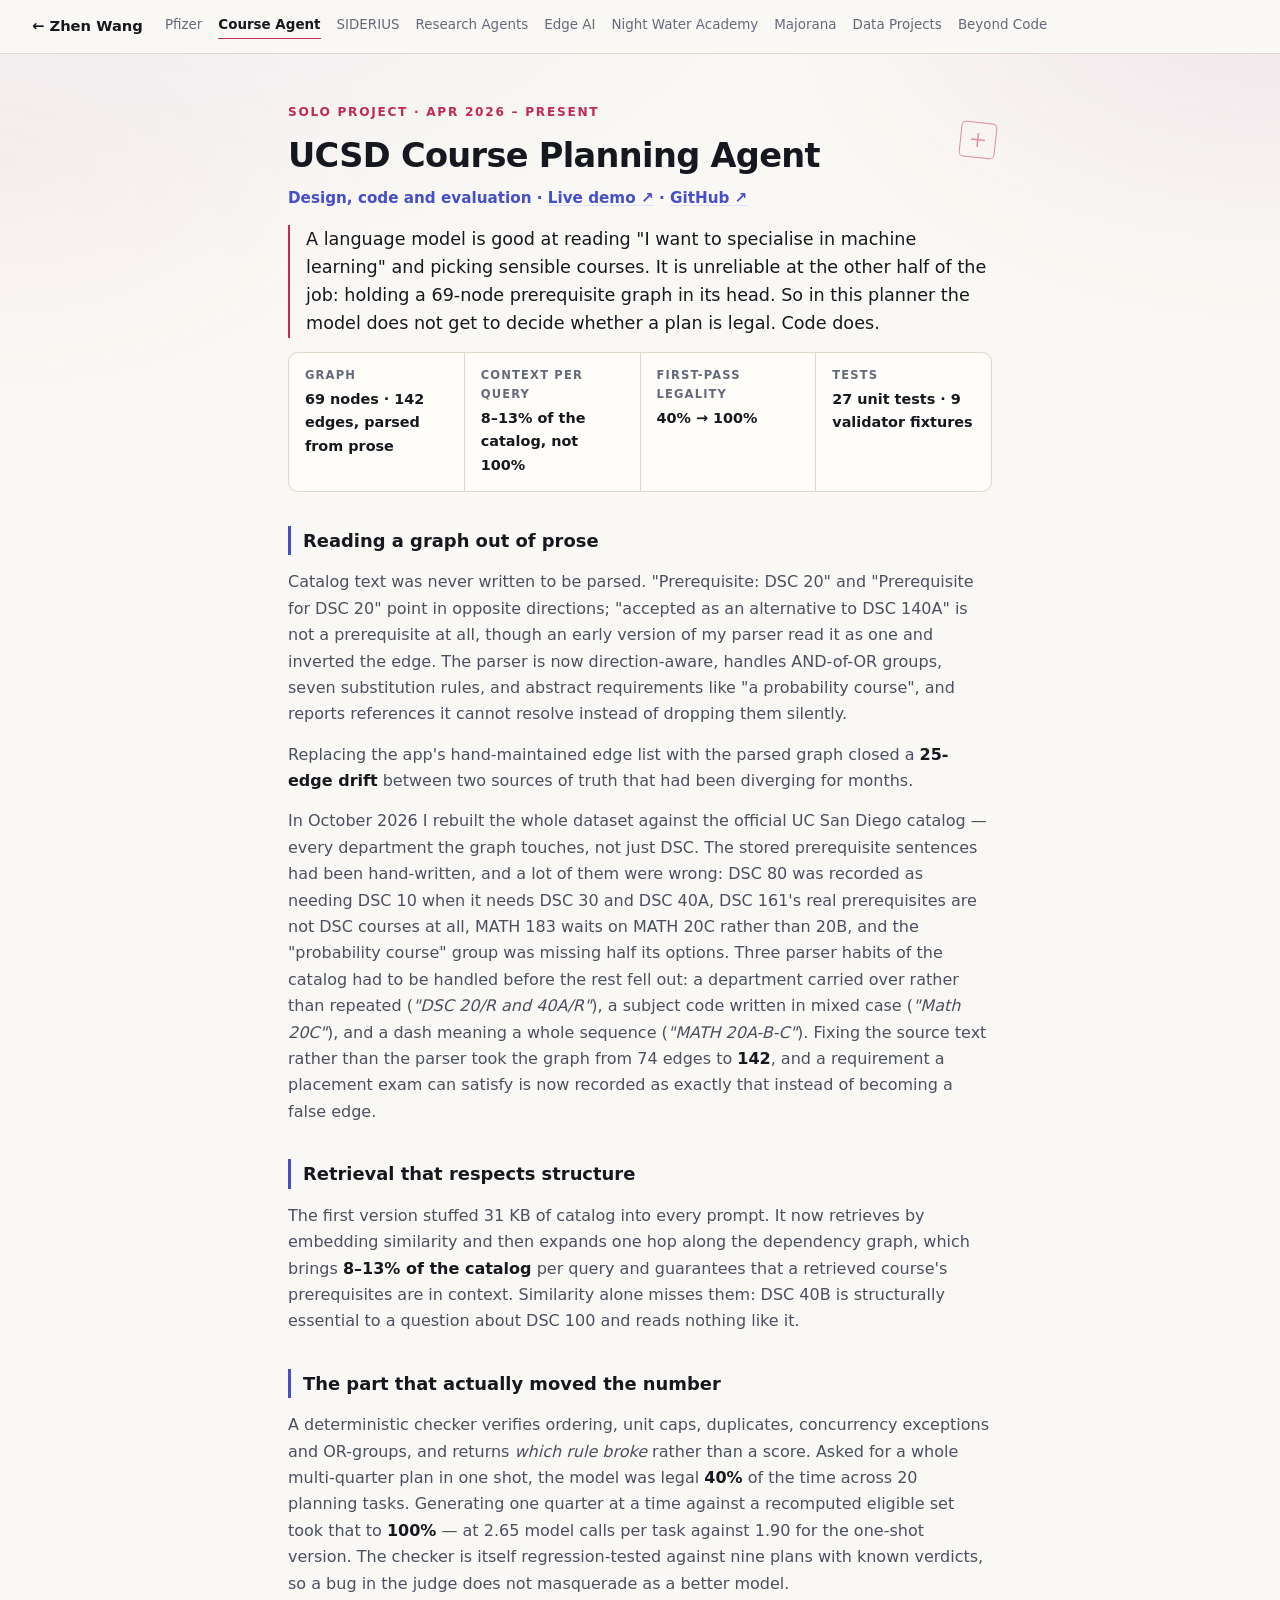
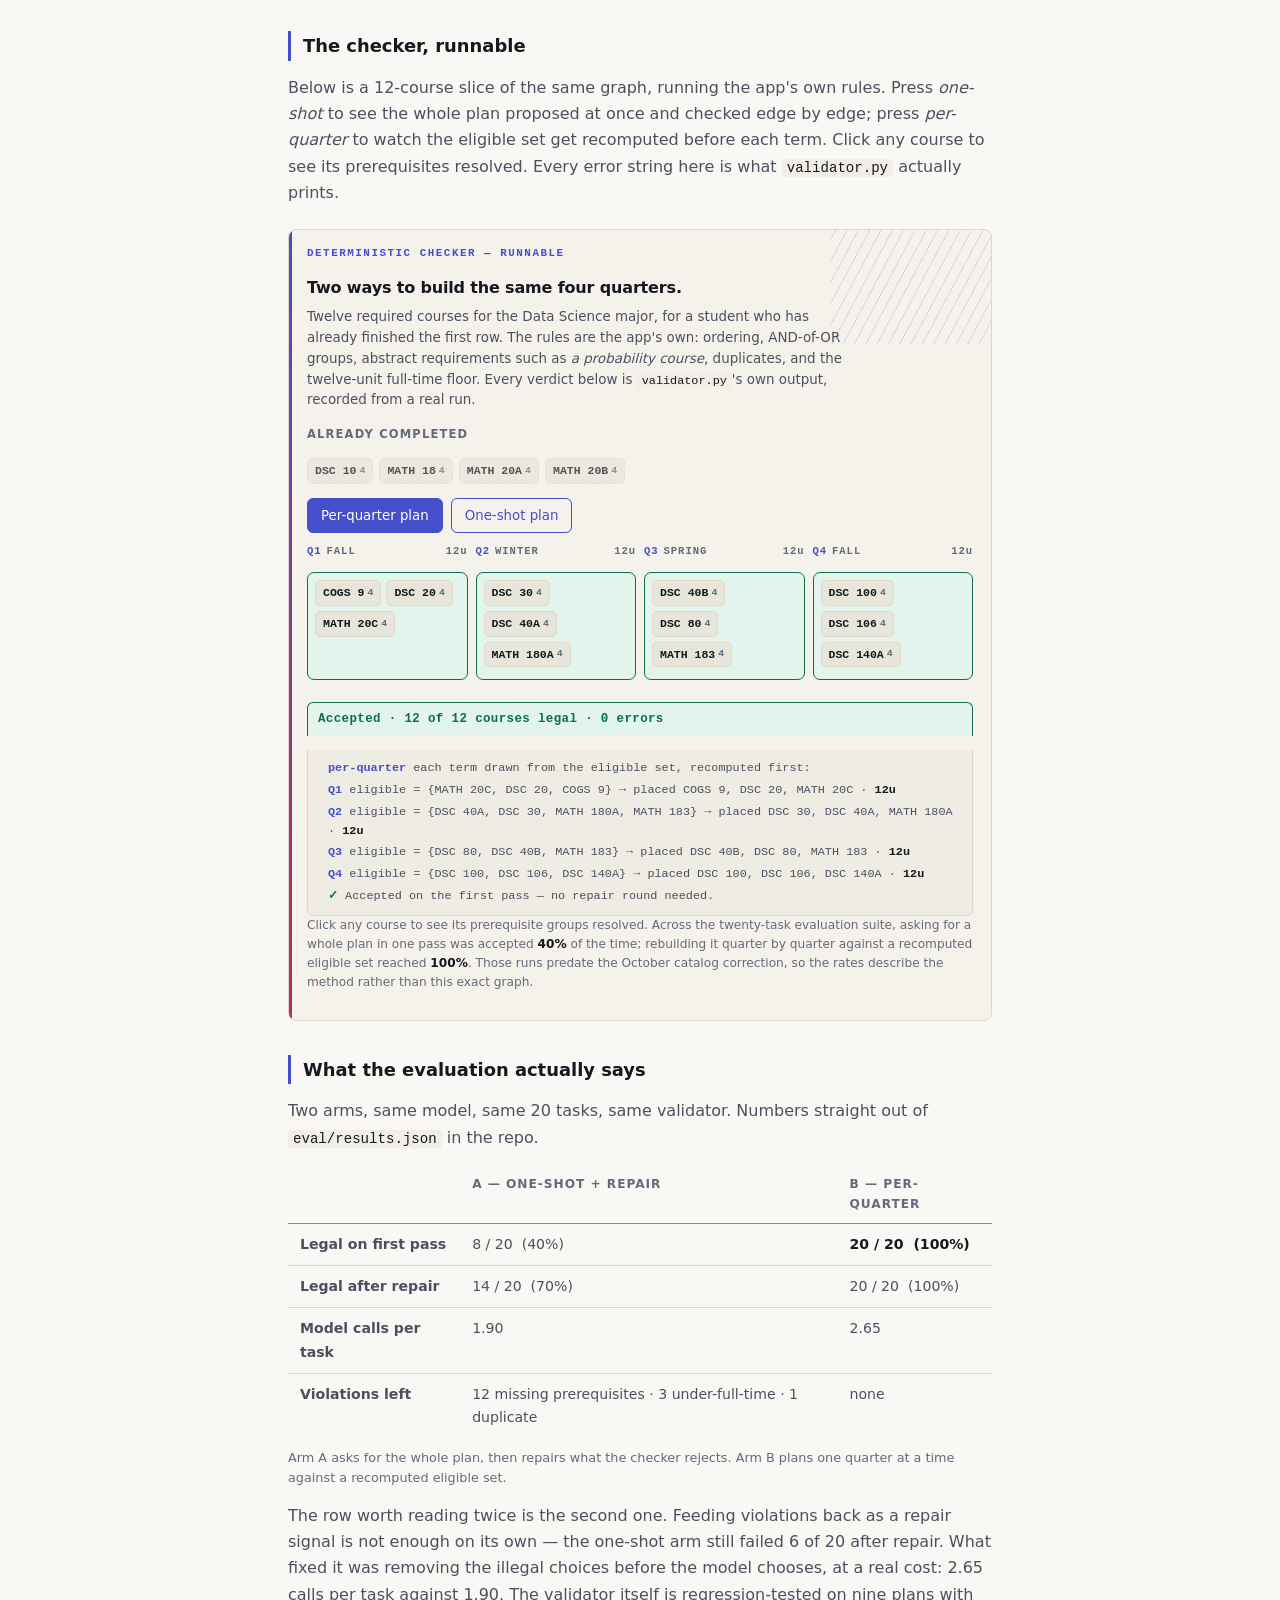
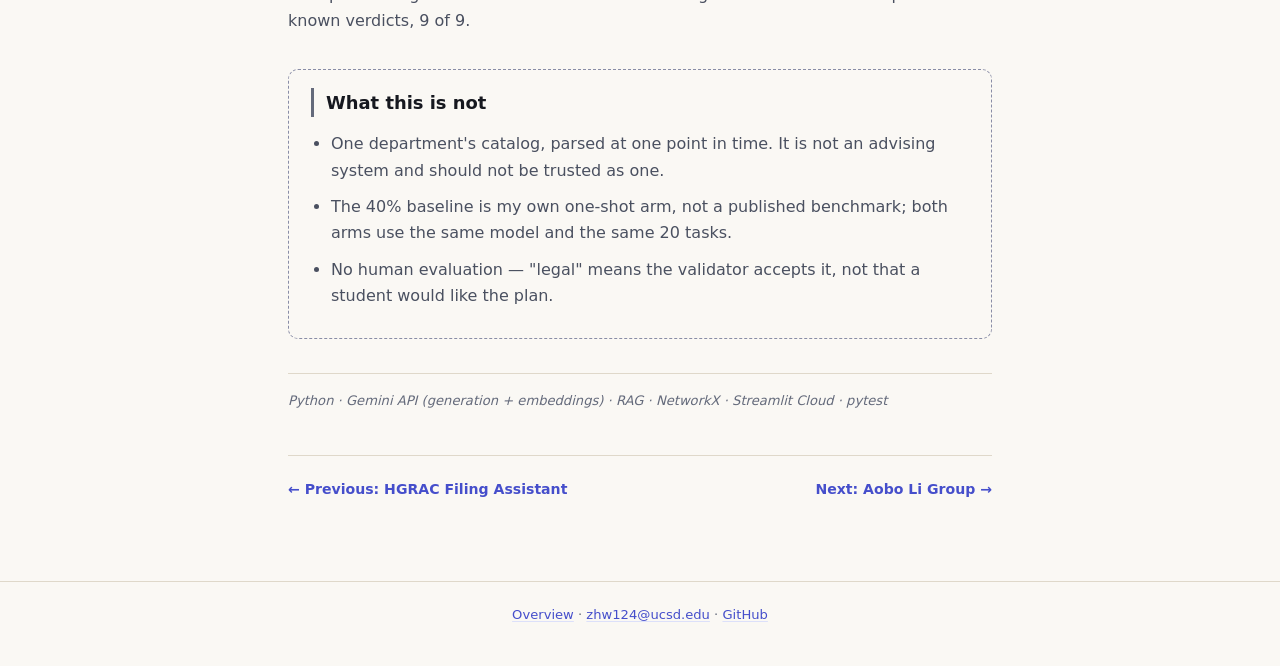
<file: course-planner.html>
<!DOCTYPE html>
<html lang="en">
<head>
<meta charset="UTF-8">
<meta name="viewport" content="width=device-width, initial-scale=1.0">
<title>UCSD Course Planning Agent | Zhen Wang</title>
<meta name="description" content="A course planner that will not hand you a schedule you are not allowed to take: a prerequisite DAG parsed from catalog prose, a deterministic validator, and first-pass plan legality from 40% to 100%.">
<link rel="stylesheet" href="style.css?v=cd5aa7eb">
</head>
<body class="detail" data-ink="grid">

<header class="topbar">
    <a class="home-link" href="index.html"><span aria-hidden="true">←</span> Zhen Wang</a>
    <nav class="topnav" aria-label="Project pages">
        <a href="pfizer.html">Pfizer</a>
        <a href="course-planner.html" aria-current="page">Course Agent</a>
        <a href="aobo-lab.html">SIDERIUS</a>
        <a href="research-agents.html">Research Agents</a>
        <a href="edge-ai.html">Edge AI</a>
        <a href="night-water-academy.html">Night Water Academy</a>
        <a href="majorana.html">Majorana</a>
        <a href="data-projects.html">Data Projects</a>
        <a href="beyond-code.html">Beyond Code</a>
    </nav>
</header>

<main class="page">
<article>

    <p class="eyebrow">Solo project · Apr 2026 – present</p>
    <h1>UCSD Course Planning Agent</h1>
    <p class="role">
        Design, code and evaluation ·
        <a href="https://ucsd-course-planning-tutor.streamlit.app/">Live demo <span aria-hidden="true">↗</span></a> ·
        <a href="https://github.com/zhenzhenfufu/ucsd-course-planning-tutor">GitHub <span aria-hidden="true">↗</span></a>
    </p>

    <p class="lede">
        A language model is good at reading "I want to specialise in machine learning" and picking
        sensible courses. It is unreliable at the other half of the job: holding a 69-node prerequisite
        graph in its head. So in this planner the model does not get to decide whether a plan is legal.
        Code does.
    </p>

    <dl class="factbar">
        <div><dt>Graph</dt><dd>69 nodes · 142 edges, parsed from prose</dd></div>
        <div><dt>Context per query</dt><dd>8–13% of the catalog, not 100%</dd></div>
        <div><dt>First-pass legality</dt><dd>40% <span aria-hidden="true">→</span> 100%</dd></div>
        <div><dt>Tests</dt><dd>27 unit tests · 9 validator fixtures</dd></div>
    </dl>

    <section>
        <h2>Reading a graph out of prose</h2>
        <p>
            Catalog text was never written to be parsed. "Prerequisite: DSC 20" and "Prerequisite for
            DSC 20" point in opposite directions; "accepted as an alternative to DSC 140A" is not a
            prerequisite at all, though an early version of my parser read it as one and inverted the
            edge. The parser is now direction-aware, handles AND-of-OR groups, seven substitution
            rules, and abstract requirements like "a probability course", and reports references it
            cannot resolve instead of dropping them silently.
        </p>
        <p>
            Replacing the app's hand-maintained edge list with the parsed graph closed a
            <strong>25-edge drift</strong> between two sources of truth that had been diverging for
            months.
        </p>

        <p>
            In October 2026 I rebuilt the whole dataset against the official UC San Diego catalog —
            every department the graph touches, not just DSC. The stored prerequisite sentences had been
            hand-written, and a lot of them were wrong: DSC 80 was recorded as needing DSC 10 when it needs
            DSC 30 and DSC 40A, DSC 161's real prerequisites are not DSC courses at all, MATH 183 waits on
            MATH 20C rather than 20B, and the "probability course" group was missing half its options.
            Three parser habits of the catalog had to be handled before the rest fell out: a department
            carried over rather than repeated (<em>"DSC 20/R and 40A/R"</em>), a subject code written in
            mixed case (<em>"Math 20C"</em>), and a dash meaning a whole sequence
            (<em>"MATH 20A-B-C"</em>). Fixing the source text rather than the parser took the graph from 74
            edges to <strong>142</strong>, and a requirement a placement exam can satisfy is now recorded
            as exactly that instead of becoming a false edge.
        </p>
    </section>

    <section>
        <h2>Retrieval that respects structure</h2>
        <p>
            The first version stuffed 31&nbsp;KB of catalog into every prompt. It now retrieves by
            embedding similarity and then expands one hop along the dependency graph, which brings
            <strong>8–13% of the catalog</strong> per query and guarantees that a retrieved course's
            prerequisites are in context. Similarity alone misses them: DSC 40B is structurally
            essential to a question about DSC 100 and reads nothing like it.
        </p>
    </section>

    <section>
        <h2>The part that actually moved the number</h2>
        <p>
            A deterministic checker verifies ordering, unit caps, duplicates, concurrency exceptions and
            OR-groups, and returns <em>which rule broke</em> rather than a score. Asked for a whole
            multi-quarter plan in one shot, the model was legal <strong>40%</strong> of the time across
            20 planning tasks. Generating one quarter at a time against a recomputed eligible set took
            that to <strong>100%</strong> — at 2.65 model calls per task against 1.90 for the one-shot
            version. The checker is itself regression-tested against nine plans with known verdicts, so
            a bug in the judge does not masquerade as a better model.
        </p>
    </section>

    <section id="validator">
        <h2>The checker, runnable</h2>
        <p>
            Below is a 12-course slice of the same graph, running the app's own rules. Press
            <em>one-shot</em> to see the whole plan proposed at once and checked edge by edge; press
            <em>per-quarter</em> to watch the eligible set get recomputed before each term. Click any
            course to see its prerequisites resolved. Every error string here is what
            <code>validator.py</code> actually prints.
        </p>
        <div class="pv" id="pv">
          <p class="pv-eyebrow">Deterministic checker — runnable</p>
          <h3 class="pv-title">Two ways to build the same four quarters.</h3>
          <p class="pv-sub">Twelve required courses for the Data Science major, for a student who has already finished
             the first row. The rules are the app's own: ordering, AND-of-OR groups, abstract requirements such as
             <i>a probability course</i>, duplicates, and the twelve-unit full-time floor. Every verdict below is
             <code>validator.py</code>'s own output, recorded from a real run.</p>

          <p class="pv-done-label">Already completed</p>
          <div class="pv-done"><button type="button" class="pv-c pv-c-done" data-id="DSC 10">DSC 10<i>4</i></button><button type="button" class="pv-c pv-c-done" data-id="MATH 18">MATH 18<i>4</i></button><button type="button" class="pv-c pv-c-done" data-id="MATH 20A">MATH 20A<i>4</i></button><button type="button" class="pv-c pv-c-done" data-id="MATH 20B">MATH 20B<i>4</i></button></div>

          <div class="pv-ctl">
            <button type="button" class="pv-btn" data-pv="perq">Per-quarter plan</button>
            <button type="button" class="pv-btn pv-btn-ghost" data-pv="oneshot">One-shot plan</button>
          </div>

          <ol class="pv-grid">
                    <li class="pv-term" data-pv-term="0">
                      <p class="pv-th"><span class="pv-q">Q1</span>Fall<span class="pv-u" data-pv-u></span></p>
                      <div class="pv-slot" data-pv-slot></div>
                    </li>
                    <li class="pv-term" data-pv-term="1">
                      <p class="pv-th"><span class="pv-q">Q2</span>Winter<span class="pv-u" data-pv-u></span></p>
                      <div class="pv-slot" data-pv-slot></div>
                    </li>
                    <li class="pv-term" data-pv-term="2">
                      <p class="pv-th"><span class="pv-q">Q3</span>Spring<span class="pv-u" data-pv-u></span></p>
                      <div class="pv-slot" data-pv-slot></div>
                    </li>
                    <li class="pv-term" data-pv-term="3">
                      <p class="pv-th"><span class="pv-q">Q4</span>Fall<span class="pv-u" data-pv-u></span></p>
                      <div class="pv-slot" data-pv-slot></div>
                    </li>
          </ol>

          <div class="pv-out">
            <p class="pv-verdict" data-pv-verdict aria-live="polite"></p>
            <ul class="pv-log" data-pv-log></ul>
          </div>

          <p class="pv-foot">Click any course to see its prerequisite groups resolved. Across the twenty-task
             evaluation suite, asking for a whole plan in one pass was accepted <b>40%</b> of the time; rebuilding it
             quarter by quarter against a recomputed eligible set reached <b>100%</b>. Those runs predate the October
             catalog correction, so the rates describe the method rather than this exact graph.</p>
        </div>
    </section>

    <section id="eval">
        <h2>What the evaluation actually says</h2>
        <p>
            Two arms, same model, same 20 tasks, same validator. Numbers straight out of
            <code>eval/results.json</code> in the repo.
        </p>
        <div class="table-wrap">
            <table class="evaltable">
                <caption>Arm A asks for the whole plan, then repairs what the checker rejects. Arm B plans one quarter at a time against a recomputed eligible set.</caption>
                <thead>
                    <tr><th scope="col">&nbsp;</th><th scope="col">A — one-shot + repair</th><th scope="col">B — per-quarter</th></tr>
                </thead>
                <tbody>
                    <tr><th scope="row">Legal on first pass</th><td>8 / 20 &nbsp;(40%)</td><td><strong>20 / 20 &nbsp;(100%)</strong></td></tr>
                    <tr><th scope="row">Legal after repair</th><td>14 / 20 &nbsp;(70%)</td><td>20 / 20 &nbsp;(100%)</td></tr>
                    <tr><th scope="row">Model calls per task</th><td>1.90</td><td>2.65</td></tr>
                    <tr><th scope="row">Violations left</th><td>12 missing prerequisites · 3 under-full-time · 1 duplicate</td><td>none</td></tr>
                </tbody>
            </table>
        </div>
        <p>
            The row worth reading twice is the second one. Feeding violations back as a repair signal is
            not enough on its own — the one-shot arm still failed 6 of 20 after repair. What fixed it was
            removing the illegal choices before the model chooses, at a real cost: 2.65 calls per task
            against 1.90. The validator itself is regression-tested on nine plans with known verdicts,
            9 of 9.
        </p>
    </section>

    <section class="limits">
        <h2>What this is not</h2>
        <ul>
            <li>One department's catalog, parsed at one point in time. It is not an advising system and should not be trusted as one.</li>
            <li>The 40% baseline is my own one-shot arm, not a published benchmark; both arms use the same model and the same 20 tasks.</li>
            <li>No human evaluation — "legal" means the validator accepts it, not that a student would like the plan.</li>
        </ul>
    </section>

    <p class="stack-line">Python · Gemini API (generation + embeddings) · RAG · NetworkX · Streamlit Cloud · pytest</p>

</article>

<nav class="pager" aria-label="More pages">
    <a class="pager-prev" href="pfizer.html"><span aria-hidden="true">←</span> Previous: HGRAC Filing Assistant</a>
    <a class="pager-next" href="aobo-lab.html">Next: Aobo Li Group <span aria-hidden="true">→</span></a>
</nav>
</main>

<footer class="sitefoot">
    <a href="index.html">Overview</a> ·
    <a href="mailto:zhw124@ucsd.edu">zhw124@ucsd.edu</a> ·
    <a href="https://github.com/zhenzhenfufu">GitHub</a>
</footer>

<script src="app.js?v=cd5aa7eb" defer></script>
</body>
</html>
</file>
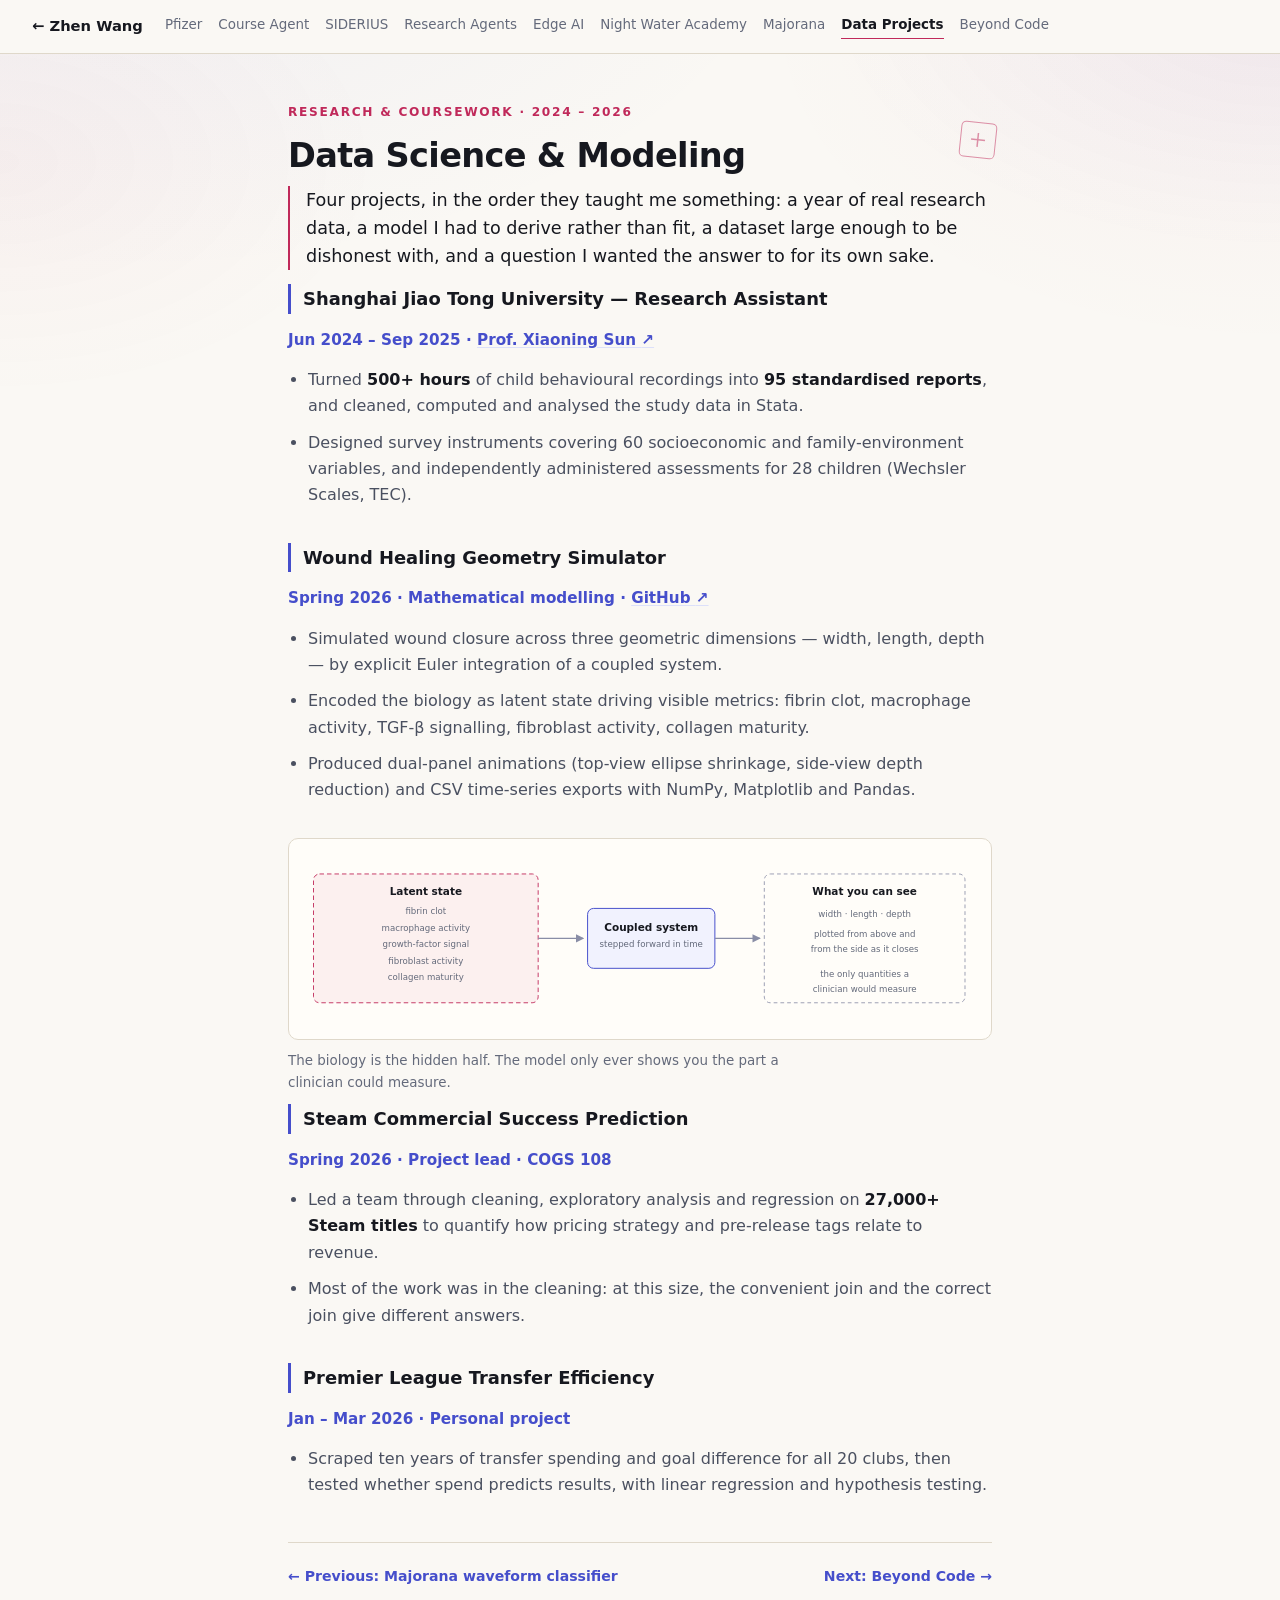
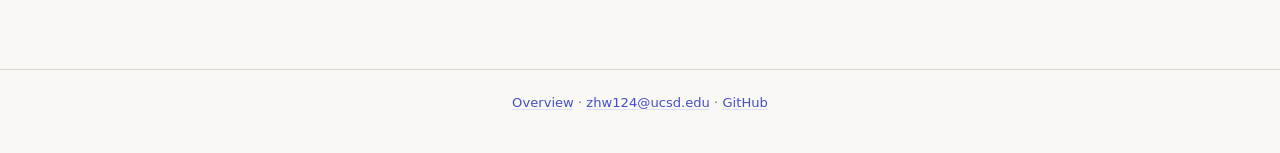
<file: data-projects.html>
<!DOCTYPE html>
<html lang="en">
<head>
<meta charset="UTF-8">
<meta name="viewport" content="width=device-width, initial-scale=1.0">
<title>Data Science &amp; Modeling Projects | Zhen Wang</title>
<meta name="description" content="Research assistantship at Shanghai Jiao Tong University, a wound-healing geometry simulator, 27,000+ Steam titles, and ten years of Premier League transfer spending.">
<link rel="stylesheet" href="style.css?v=cd5aa7eb">
</head>
<body class="detail" data-ink="chart">

<header class="topbar">
    <a class="home-link" href="index.html"><span aria-hidden="true">←</span> Zhen Wang</a>
    <nav class="topnav" aria-label="Project pages">
        <a href="pfizer.html">Pfizer</a>
        <a href="course-planner.html">Course Agent</a>
        <a href="aobo-lab.html">SIDERIUS</a>
        <a href="research-agents.html">Research Agents</a>
        <a href="edge-ai.html">Edge AI</a>
        <a href="night-water-academy.html">Night Water Academy</a>
        <a href="majorana.html">Majorana</a>
        <a href="data-projects.html" aria-current="page">Data Projects</a>
        <a href="beyond-code.html">Beyond Code</a>
    </nav>
</header>

<main class="page">
<article>

    <p class="eyebrow">Research &amp; coursework · 2024 – 2026</p>
    <h1>Data Science &amp; Modeling</h1>
    <p class="lede">
        Four projects, in the order they taught me something: a year of real research data, a model I
        had to derive rather than fit, a dataset large enough to be dishonest with, and a question I
        wanted the answer to for its own sake.
    </p>

    <section id="sjtu">
        <h2>Shanghai Jiao Tong University — Research Assistant</h2>
        <p class="role">Jun 2024 – Sep 2025 · <a href="https://scholar.google.com/citations?view_op=list_works&amp;user=LmHih1QAAAAJ">Prof. Xiaoning Sun <span aria-hidden="true">↗</span></a></p>
        <ul>
            <li>Turned <strong>500+ hours</strong> of child behavioural recordings into <strong>95 standardised reports</strong>, and cleaned, computed and analysed the study data in Stata.</li>
            <li>Designed survey instruments covering 60 socioeconomic and family-environment variables, and independently administered assessments for 28 children (Wechsler Scales, TEC).</li>
        </ul>
    </section>

    <section id="wound">
        <h2>Wound Healing Geometry Simulator</h2>
        <!-- TODO (Zhen): rename the repo from "vibe-coding" to something like wound-healing-geometry and update
     this href. GitHub redirects the old URL, so nothing breaks. A professor clicking the only code link
     on a modelling project should not land on a repo name that disclaims the work. -->
        <p class="role">Spring 2026 · Mathematical modelling · <a href="https://github.com/zhenzhenfufu/vibe-coding">GitHub <span aria-hidden="true">↗</span></a></p>
        <ul>
            <li>Simulated wound closure across three geometric dimensions — width, length, depth — by explicit Euler integration of a coupled system.</li>
            <li>Encoded the biology as latent state driving visible metrics: fibrin clot, macrophage activity, TGF-β signalling, fibroblast activity, collagen maturity.</li>
            <li>Produced dual-panel animations (top-view ellipse shrinkage, side-view depth reduction) and CSV time-series exports with NumPy, Matplotlib and Pandas.</li>
        </ul>
    </section>

    <figure class="diagram">
        <div class="diagram-scroll">
            <svg viewBox="0 0 900 230" role="img" aria-labelledby="wound-t wound-d" xmlns="http://www.w3.org/2000/svg">
                <title id="wound-t">How the wound-healing model is structured</title>
                <desc id="wound-d">Five hidden biological quantities — fibrin clot, macrophage activity, growth-factor signalling, fibroblast activity and collagen maturity — evolve as latent state and drive the three visible wound dimensions: width, length and depth. Only the visible dimensions are plotted.</desc>
                <defs><marker id="ah" viewBox="0 0 8 8" refX="7" refY="4" markerWidth="7" markerHeight="7" orient="auto-start-reverse"><path d="M0 0 L8 4 L0 8 z" class="d-head"/></marker></defs>
                <g class="d-agent">
                    <rect x="14" y="28" width="300" height="172" rx="8"/>
                    <text x="164" y="56">Latent state</text>
                    <text class="d-sub" x="164" y="82">fibrin clot</text>
                    <text class="d-sub" x="164" y="104">macrophage activity</text>
                    <text class="d-sub" x="164" y="126">growth-factor signal</text>
                    <text class="d-sub" x="164" y="148">fibroblast activity</text>
                    <text class="d-sub" x="164" y="170">collagen maturity</text>
                </g>
                <g class="d-stage">
                    <rect x="380" y="74" width="170" height="80" rx="8"/>
                    <text x="465" y="104">Coupled system</text>
                    <text class="d-sub" x="465" y="126">stepped forward in time</text>
                </g>
                <g class="d-io">
                    <rect x="616" y="28" width="268" height="172" rx="8"/>
                    <text x="750" y="56">What you can see</text>
                    <text class="d-sub" x="750" y="86">width · length · depth</text>
                    <text class="d-sub" x="750" y="112">plotted from above and</text>
                    <text class="d-sub" x="750" y="132">from the side as it closes</text>
                    <text class="d-sub" x="750" y="166">the only quantities a</text>
                    <text class="d-sub" x="750" y="186">clinician would measure</text>
                </g>
                <g class="d-arrow">
                    <path marker-end="url(#ah)" d="M314 114 L374 114"/>
                    <path marker-end="url(#ah)" d="M550 114 L610 114"/>
                </g>
            </svg>
        </div>
        <figcaption>The biology is the hidden half. The model only ever shows you the part a clinician could measure.</figcaption>
    </figure>

    <section id="steam">
        <h2>Steam Commercial Success Prediction</h2>
        <p class="role">Spring 2026 · Project lead · COGS 108</p>
        <ul>
            <li>Led a team through cleaning, exploratory analysis and regression on <strong>27,000+ Steam titles</strong> to quantify how pricing strategy and pre-release tags relate to revenue.</li>
            <!-- TODO (Zhen): one sentence with the actual finding — which variable explained more revenue variance,
     and the direction. An entry that states the question and withholds the answer reads worse than no entry. -->
            <li>Most of the work was in the cleaning: at this size, the convenient join and the correct join give different answers.</li>
        </ul>
    </section>

    <section id="epl">
        <h2>Premier League Transfer Efficiency</h2>
        <p class="role">Jan – Mar 2026 · Personal project</p>
        <ul>
            <!-- TODO (Zhen): state the answer, with r² or p-value and the direction. The whole appeal of this project
     is that it asks a question people argue about. -->
            <li>Scraped ten years of transfer spending and goal difference for all 20 clubs, then tested whether spend predicts results, with linear regression and hypothesis testing.</li>
        </ul>
    </section>

</article>

<nav class="pager" aria-label="More pages">
    <a class="pager-prev" href="majorana.html"><span aria-hidden="true">←</span> Previous: Majorana waveform classifier</a>
    <a class="pager-next" href="beyond-code.html">Next: Beyond Code <span aria-hidden="true">→</span></a>
</nav>
</main>

<footer class="sitefoot">
    <a href="index.html">Overview</a> ·
    <a href="mailto:zhw124@ucsd.edu">zhw124@ucsd.edu</a> ·
    <a href="https://github.com/zhenzhenfufu">GitHub</a>
</footer>

<script src="app.js?v=cd5aa7eb" defer></script>
</body>
</html>
</file>
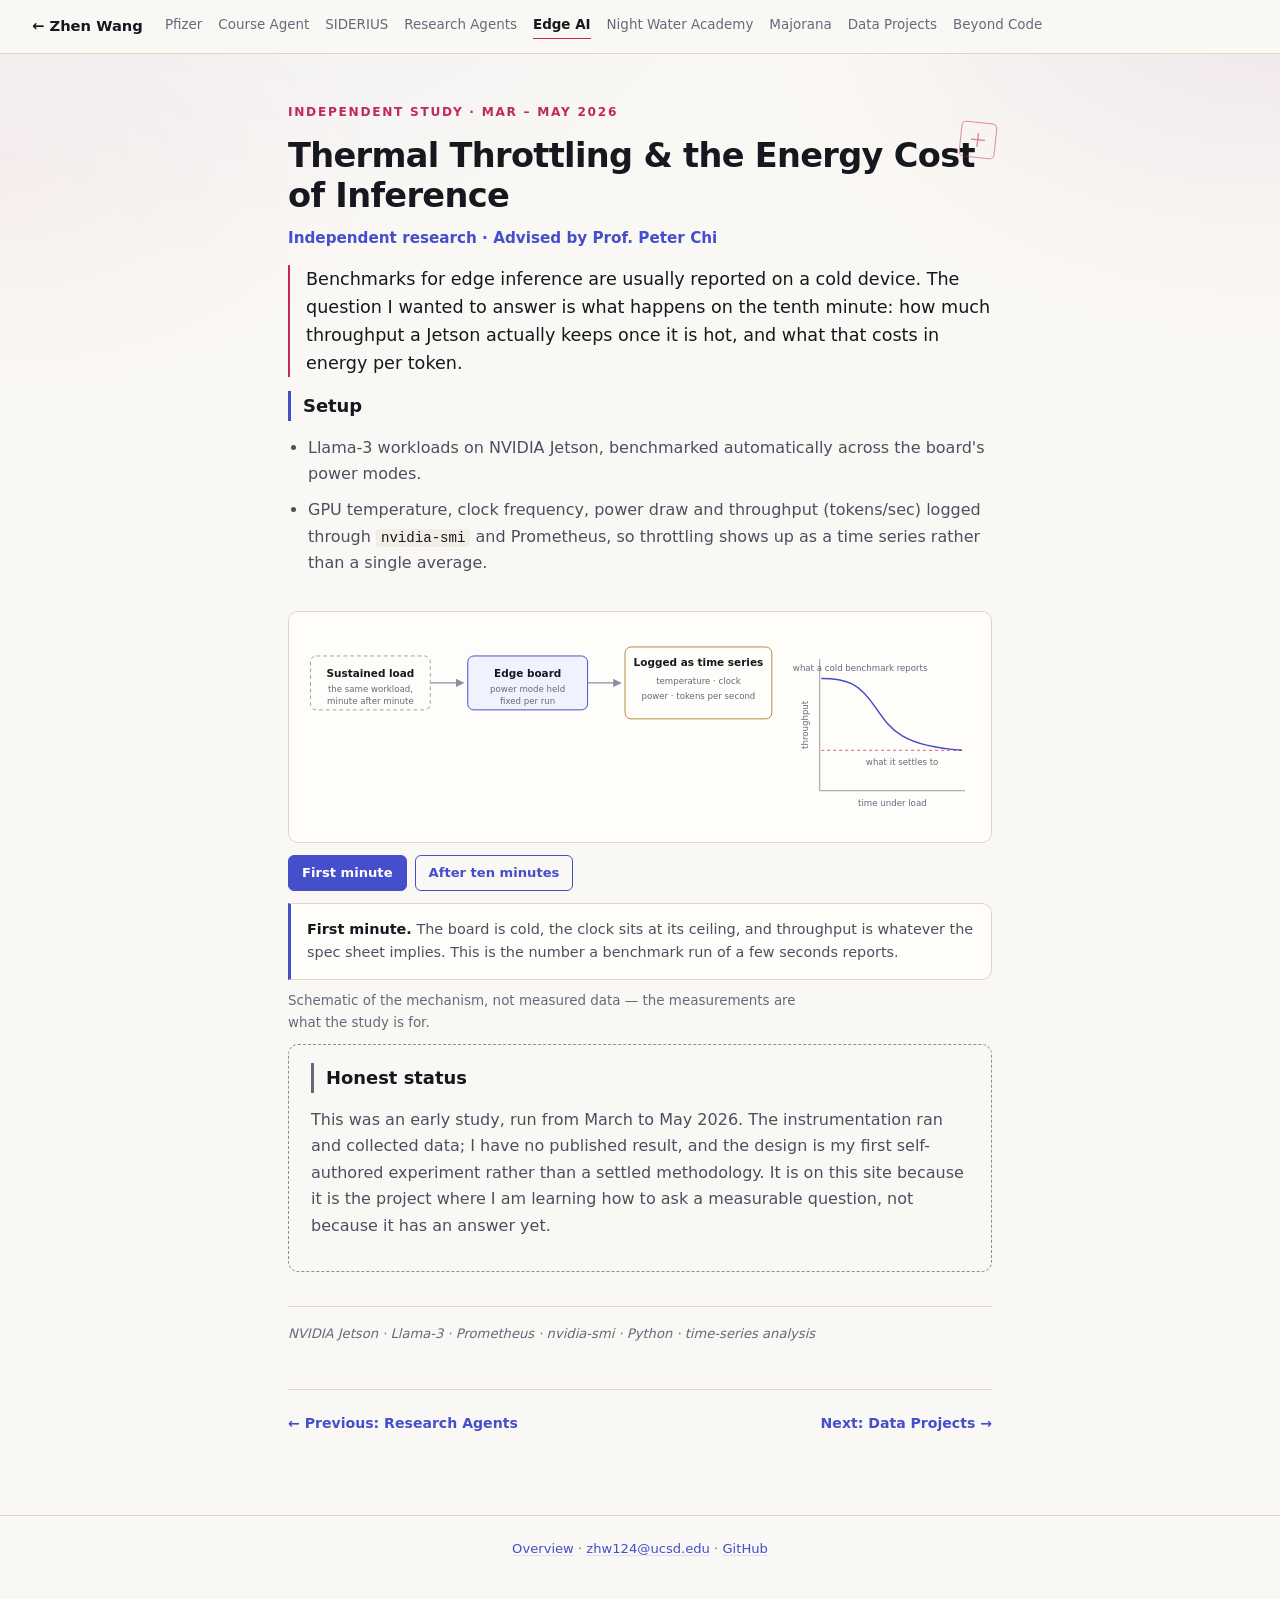
<file: edge-ai.html>
<!DOCTYPE html>
<html lang="en">
<head>
<meta charset="UTF-8">
<meta name="viewport" content="width=device-width, initial-scale=1.0">
<title>Thermal Throttling &amp; Energy Cost on NVIDIA Jetson | Zhen Wang</title>
<meta name="description" content="An early independent study on how thermal throttling affects LLM inference efficiency on NVIDIA Jetson, advised by Prof. Peter Chi.">
<link rel="stylesheet" href="style.css?v=cd5aa7eb">
</head>
<body class="detail" data-ink="heat">

<header class="topbar">
    <a class="home-link" href="index.html"><span aria-hidden="true">←</span> Zhen Wang</a>
    <nav class="topnav" aria-label="Project pages">
        <a href="pfizer.html">Pfizer</a>
        <a href="course-planner.html">Course Agent</a>
        <a href="aobo-lab.html">SIDERIUS</a>
        <a href="research-agents.html">Research Agents</a>
        <a href="edge-ai.html" aria-current="page">Edge AI</a>
        <a href="night-water-academy.html">Night Water Academy</a>
        <a href="majorana.html">Majorana</a>
        <a href="data-projects.html">Data Projects</a>
        <a href="beyond-code.html">Beyond Code</a>
    </nav>
</header>

<main class="page">
<article>

    <p class="eyebrow">Independent study · Mar – May 2026</p>
    <h1>Thermal Throttling &amp; the Energy Cost of Inference</h1>
    <!-- TODO (Zhen): add Prof. Chi's department and institution. An advisor claim a professor cannot
     verify in one search costs more than no advisor claim. If the relationship is informal, say
     "advised informally by". -->
    <p class="role">Independent research · Advised by Prof. Peter Chi</p>

    <p class="lede">
        Benchmarks for edge inference are usually reported on a cold device. The question I wanted to
        answer is what happens on the tenth minute: how much throughput a Jetson actually keeps once it
        is hot, and what that costs in energy per token.
    </p>

    <section>
        <h2>Setup</h2>
        <ul>
            <!-- TODO (Zhen): fill in the model size and the board — "Llama-3 8B on a Jetson Orin Nano" reads as a
     real experiment; "Llama-3 on NVIDIA Jetson" does not, and anyone who knows the hardware notices. -->
            <li>Llama-3 workloads on NVIDIA Jetson, benchmarked automatically across the board's power modes.</li>
            <li>GPU temperature, clock frequency, power draw and throughput (tokens/sec) logged through <code>nvidia-smi</code> and Prometheus, so throttling shows up as a time series rather than a single average.</li>
        </ul>
    </section>

    <figure class="diagram">
        <div class="diagram-scroll">
            <svg viewBox="0 0 900 270" role="img" aria-labelledby="edge-t edge-d" xmlns="http://www.w3.org/2000/svg">
                <title id="edge-t">What the study measures</title>
                <desc id="edge-d">A language-model workload runs continuously on the board while four quantities are logged as time series: GPU temperature, clock frequency, power draw and tokens per second. The question is what the sustained figures settle to once the board is hot, not what the first minute reports. The curve shown is a schematic of the mechanism, not measured data.</desc>
                <defs><marker id="ah" viewBox="0 0 8 8" refX="7" refY="4" markerWidth="7" markerHeight="7" orient="auto-start-reverse"><path d="M0 0 L8 4 L0 8 z" class="d-head"/></marker></defs>

                <g class="d-io">
                    <rect x="10" y="40" width="160" height="72" rx="8"/>
                    <text x="90" y="68">Sustained load</text>
                    <text class="d-sub" x="90" y="88">the same workload,</text>
                    <text class="d-sub" x="90" y="104">minute after minute</text>
                </g>
                <g class="d-stage">
                    <rect x="220" y="40" width="160" height="72" rx="8"/>
                    <text x="300" y="68">Edge board</text>
                    <text class="d-sub" x="300" y="88">power mode held</text>
                    <text class="d-sub" x="300" y="104">fixed per run</text>
                </g>
                <g class="d-note">
                    <rect x="430" y="28" width="196" height="96" rx="8"/>
                    <text x="528" y="54">Logged as time series</text>
                    <text class="d-sub" x="528" y="78">temperature · clock</text>
                    <text class="d-sub" x="528" y="98">power · tokens per second</text>
                </g>
                <g class="d-arrow">
                    <path marker-end="url(#ah)" d="M170 76 L214 76"/>
                    <path marker-end="url(#ah)" d="M380 76 L424 76"/>
                </g>

                <g class="d-plot">
                    <path class="d-axis" d="M690 220 L690 44 M690 220 L884 220"/>
                    <path class="d-curve" data-curve d="M692 70 C726 70 742 76 764 108 C786 140 800 160 880 166"/>
                    <path class="d-guide" d="M692 166 L880 166"/>
                    <text class="d-sub" x="787" y="240">time under load</text>
                    <text class="d-sub d-rot" x="674" y="132">throughput</text>
                    <text class="d-sub" x="800" y="186">what it settles to</text>
                    <text class="d-sub" x="744" y="60">what a cold benchmark reports</text>
                </g>
            </svg>
        </div>
        <div class="diagram-ctl">
            <button type="button" data-phase="cold" aria-pressed="true">First minute</button>
            <button type="button" data-phase="hot" aria-pressed="false">After ten minutes</button>
        </div>
        <div class="stage-panel" data-phase-panel aria-live="polite">
            <b>First minute.</b> The board is cold, the clock sits at its ceiling, and throughput is whatever
            the spec sheet implies. This is the number a benchmark run of a few seconds reports.
        </div>
        <figcaption>Schematic of the mechanism, not measured data — the measurements are what the study is for.</figcaption>
    </figure>

    <section class="limits">
        <h2>Honest status</h2>
        <p>
            This was an early study, run from March to May 2026. The instrumentation ran and collected data; I have no
            published result, and the design is my first self-authored experiment rather than a settled
            methodology. It is on this site because it is the project where I am learning how to ask a
            measurable question, not because it has an answer yet.
        </p>
    </section>

    <p class="stack-line">NVIDIA Jetson · Llama-3 · Prometheus · nvidia-smi · Python · time-series analysis</p>

</article>

<nav class="pager" aria-label="More pages">
    <a class="pager-prev" href="research-agents.html"><span aria-hidden="true">←</span> Previous: Research Agents</a>
    <a class="pager-next" href="data-projects.html">Next: Data Projects <span aria-hidden="true">→</span></a>
</nav>
</main>

<footer class="sitefoot">
    <a href="index.html">Overview</a> ·
    <a href="mailto:zhw124@ucsd.edu">zhw124@ucsd.edu</a> ·
    <a href="https://github.com/zhenzhenfufu">GitHub</a>
</footer>

<script src="app.js?v=cd5aa7eb" defer></script>
</body>
</html>
</file>
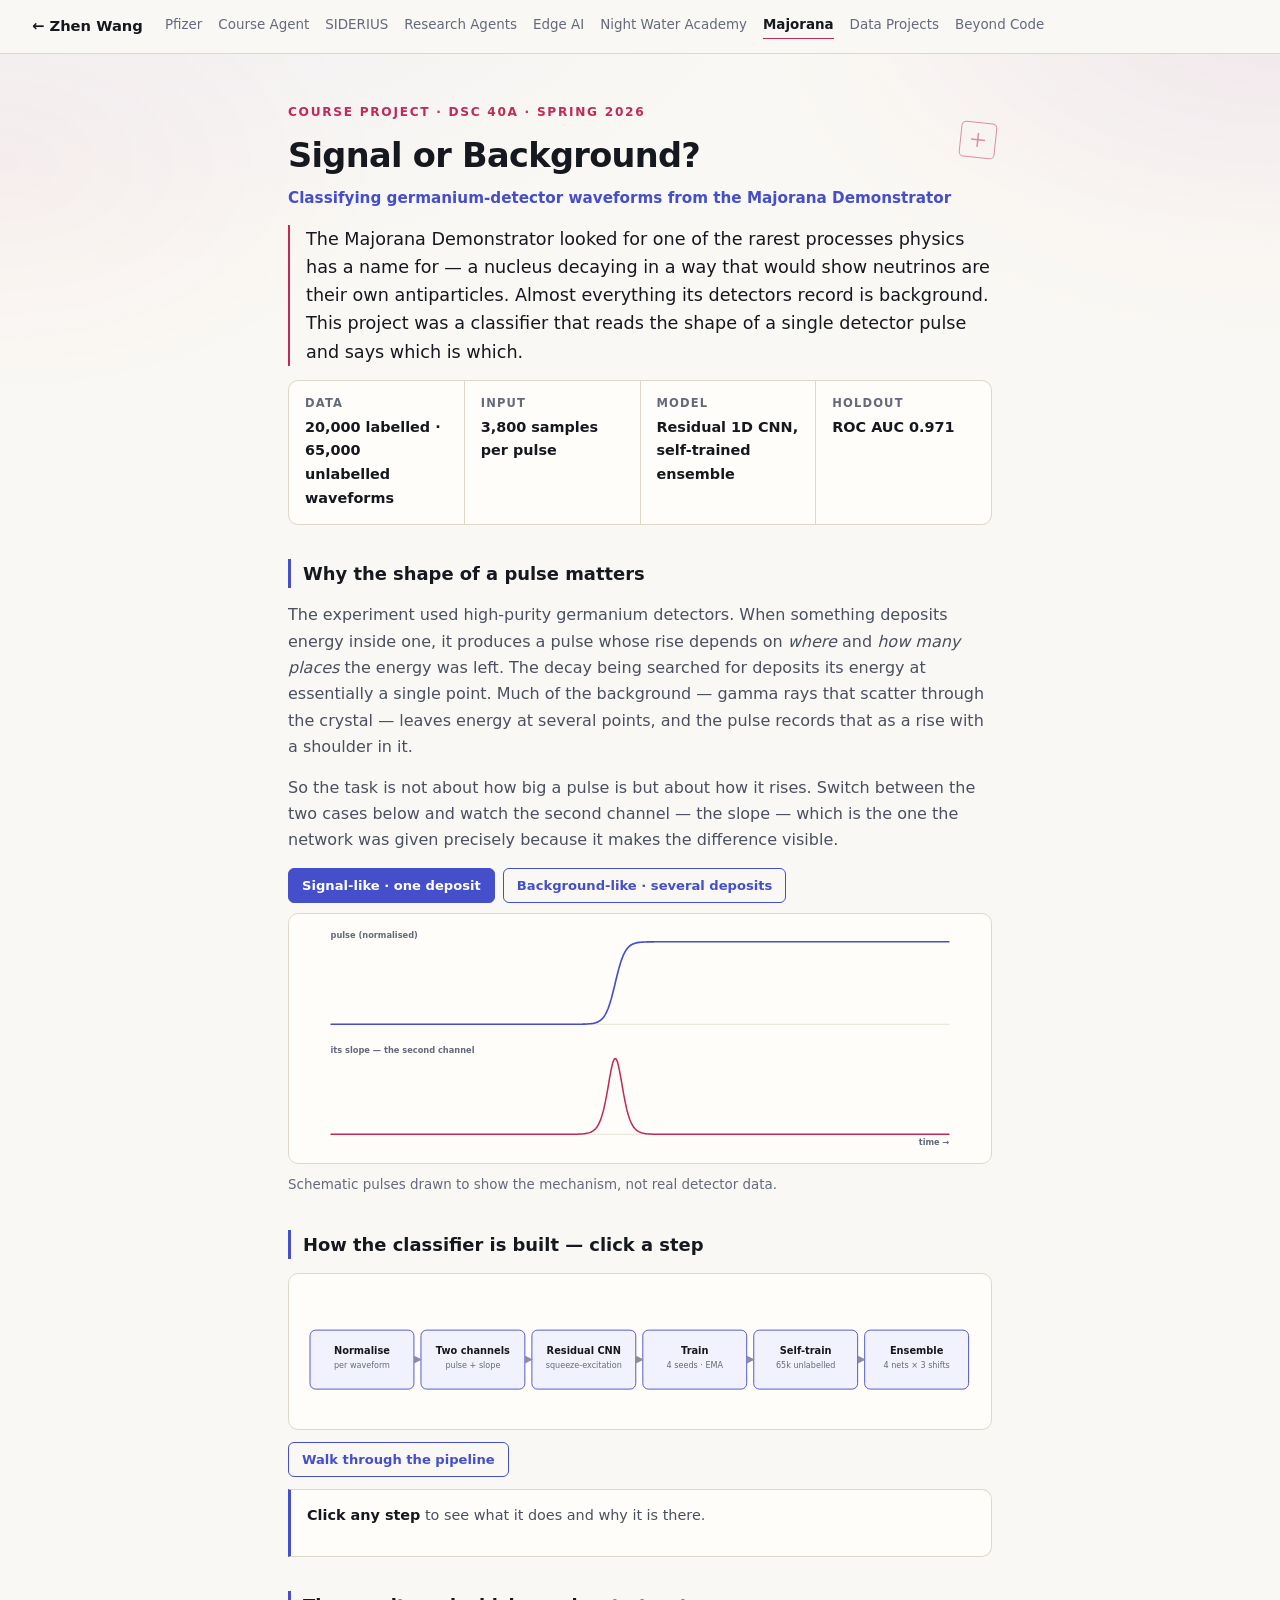
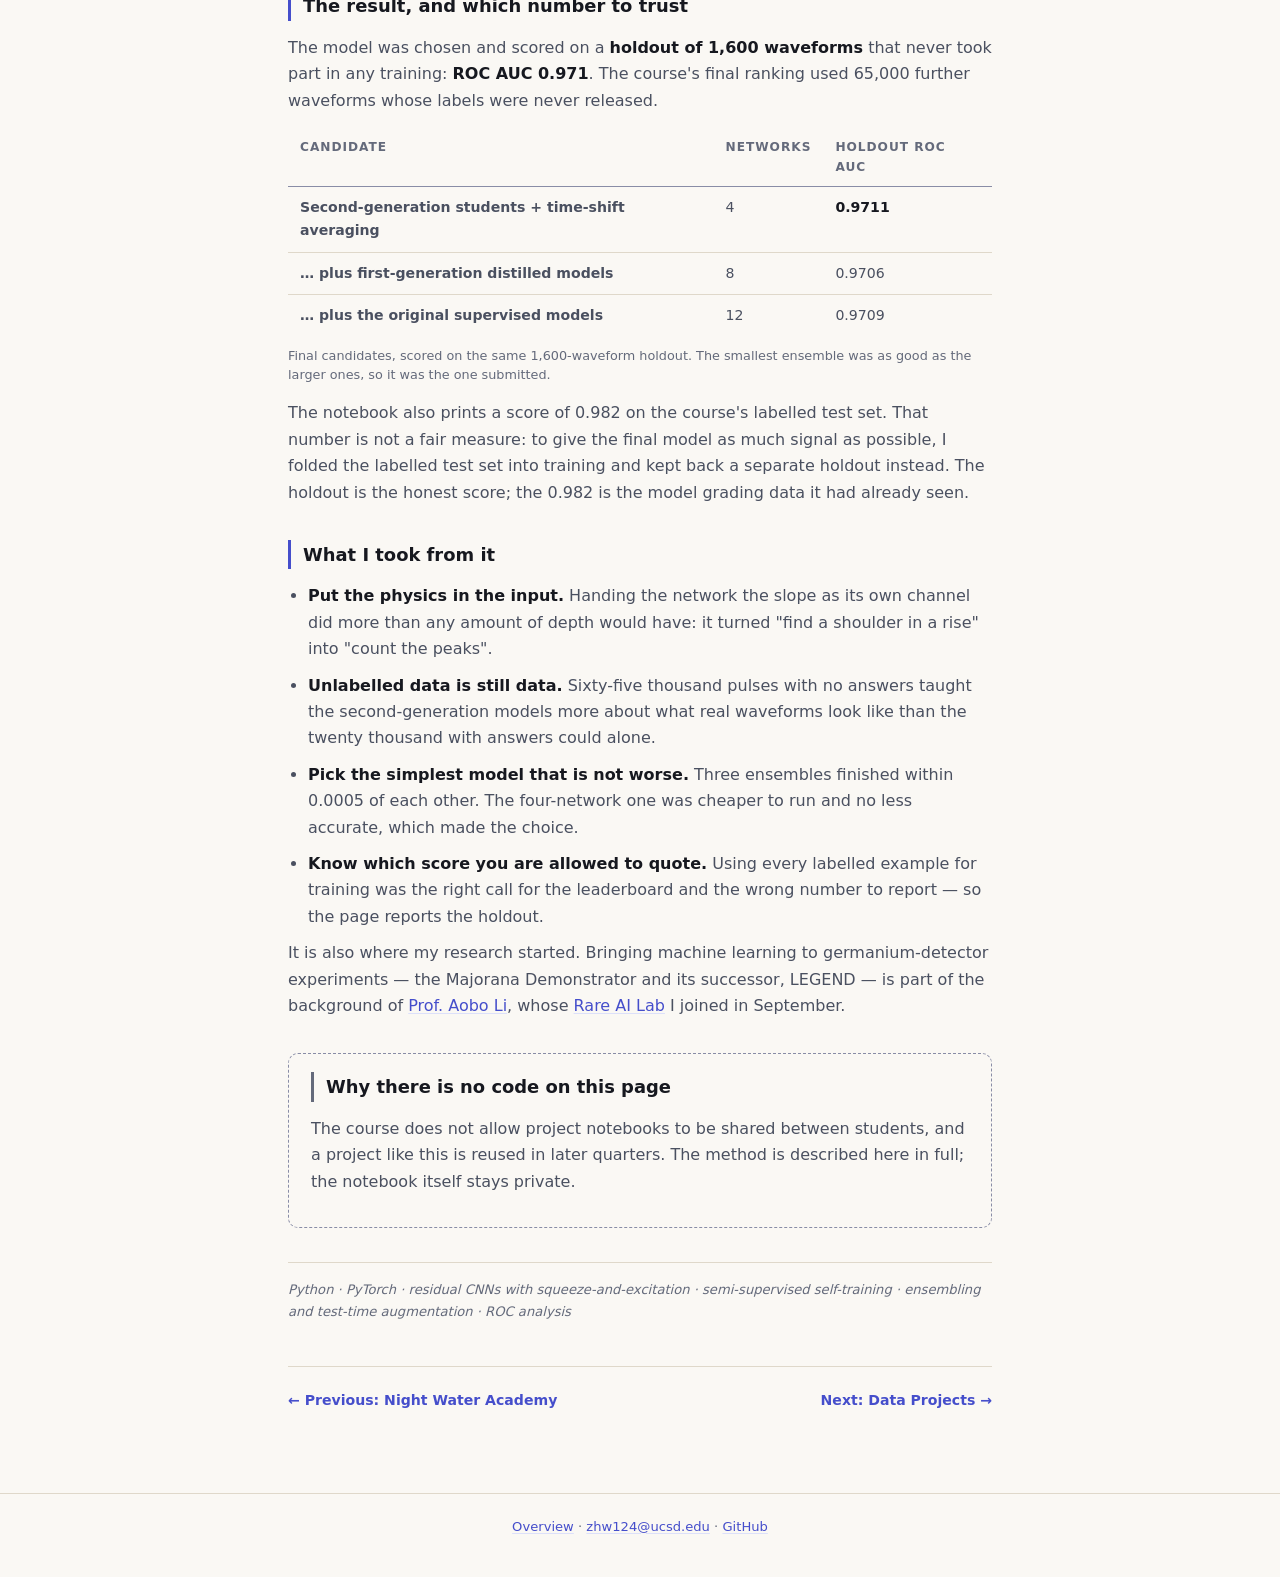
<file: majorana.html>
<!DOCTYPE html>
<html lang="en">
<head>
<meta charset="UTF-8">
<meta name="viewport" content="width=device-width, initial-scale=1.0">
<title>Signal or Background? — Majorana Waveform Classifier | Zhen Wang</title>
<meta name="description" content="A neural-network classifier for germanium-detector waveforms from the Majorana Demonstrator, a search for neutrinoless double-beta decay: two-channel residual CNN, self-training on 65,000 unlabelled pulses, holdout ROC AUC 0.971.">
<link rel="stylesheet" href="style.css?v=cd5aa7eb">
</head>
<body class="detail" data-ink="star">

<header class="topbar">
    <a class="home-link" href="index.html"><span aria-hidden="true">←</span> Zhen Wang</a>
    <nav class="topnav" aria-label="Project pages">
        <a href="pfizer.html">Pfizer</a>
        <a href="course-planner.html">Course Agent</a>
        <a href="aobo-lab.html">SIDERIUS</a>
        <a href="research-agents.html">Research Agents</a>
        <a href="edge-ai.html">Edge AI</a>
        <a href="night-water-academy.html">Night Water Academy</a>
        <a href="majorana.html" aria-current="page">Majorana</a>
        <a href="data-projects.html">Data Projects</a>
        <a href="beyond-code.html">Beyond Code</a>
    </nav>
</header>

<main class="page">
<article>

    <p class="eyebrow">Course project · DSC 40A · Spring 2026</p>
    <h1>Signal or Background?</h1>
    <p class="role">Classifying germanium-detector waveforms from the Majorana Demonstrator</p>

    <p class="lede">
        The Majorana Demonstrator looked for one of the rarest processes physics has a name for — a
        nucleus decaying in a way that would show neutrinos are their own antiparticles. Almost everything
        its detectors record is background. This project was a classifier that reads the shape of a single
        detector pulse and says which is which.
    </p>

    <dl class="factbar">
        <div><dt>Data</dt><dd>20,000 labelled · 65,000 unlabelled waveforms</dd></div>
        <div><dt>Input</dt><dd>3,800 samples per pulse</dd></div>
        <div><dt>Model</dt><dd>Residual 1D CNN, self-trained ensemble</dd></div>
        <div><dt>Holdout</dt><dd>ROC AUC 0.971</dd></div>
    </dl>

    <section>
        <h2>Why the shape of a pulse matters</h2>
        <p>
            The experiment used high-purity germanium detectors. When something deposits energy inside one, it
            produces a pulse whose rise depends on <em>where</em> and <em>how many places</em> the energy was
            left. The decay being searched for deposits its energy at essentially a single point. Much of the
            background — gamma rays that scatter through the crystal — leaves energy at several points, and the
            pulse records that as a rise with a shoulder in it.
        </p>
        <p>
            So the task is not about how big a pulse is but about how it rises. Switch between the two cases
            below and watch the second channel — the slope — which is the one the network was given precisely
            because it makes the difference visible.
        </p>

        <figure class="diagram wave-demo" data-wave>
            <div class="diagram-ctl wave-ctl" role="group" aria-label="Choose an event type">
                <button type="button" data-wave-show="single" aria-pressed="true">Signal-like · one deposit</button>
                <button type="button" data-wave-show="multi" aria-pressed="false">Background-like · several deposits</button>
            </div>
            <div class="diagram-scroll">
                <svg viewBox="0 0 980 320" role="img" aria-labelledby="wv-t wv-d" xmlns="http://www.w3.org/2000/svg">
                    <title id="wv-t">Schematic detector pulses and their derivatives</title>
                    <desc id="wv-d">Two illustrative cases. A single energy deposit gives one clean rise in the pulse and one sharp peak in its derivative. Deposits at several points give a rise with a shoulder and several peaks in the derivative. Schematic, not measured data.</desc>
                    <g class="wave-axes">
                        <path d="M40 140 L940 140 M40 300 L940 300"/>
                        <text x="40" y="14" class="wave-label">pulse (normalised)</text>
                        <text x="40" y="182" class="wave-label">its slope — the second channel</text>
                        <text x="940" y="316" class="wave-label wave-right">time →</text>
                    </g>
                    <g class="wave-set is-on" data-wave-set="single">
                        <path class="wave-line" d="M40.0 140.0 L42.3 140.0 L44.5 140.0 L46.8 140.0 L49.0 140.0 L51.3 140.0 L53.5 140.0 L55.8 140.0 L58.0 140.0 L60.3 140.0 L62.6 140.0 L64.8 140.0 L67.1 140.0 L69.3 140.0 L71.6 140.0 L73.8 140.0 L76.1 140.0 L78.3 140.0 L80.6 140.0 L82.9 140.0 L85.1 140.0 L87.4 140.0 L89.6 140.0 L91.9 140.0 L94.1 140.0 L96.4 140.0 L98.6 140.0 L100.9 140.0 L103.2 140.0 L105.4 140.0 L107.7 140.0 L109.9 140.0 L112.2 140.0 L114.4 140.0 L116.7 140.0 L118.9 140.0 L121.2 140.0 L123.5 140.0 L125.7 140.0 L128.0 140.0 L130.2 140.0 L132.5 140.0 L134.7 140.0 L137.0 140.0 L139.2 140.0 L141.5 140.0 L143.8 140.0 L146.0 140.0 L148.3 140.0 L150.5 140.0 L152.8 140.0 L155.0 140.0 L157.3 140.0 L159.5 140.0 L161.8 140.0 L164.1 140.0 L166.3 140.0 L168.6 140.0 L170.8 140.0 L173.1 140.0 L175.3 140.0 L177.6 140.0 L179.8 140.0 L182.1 140.0 L184.4 140.0 L186.6 140.0 L188.9 140.0 L191.1 140.0 L193.4 140.0 L195.6 140.0 L197.9 140.0 L200.2 140.0 L202.4 140.0 L204.7 140.0 L206.9 140.0 L209.2 140.0 L211.4 140.0 L213.7 140.0 L215.9 140.0 L218.2 140.0 L220.5 140.0 L222.7 140.0 L225.0 140.0 L227.2 140.0 L229.5 140.0 L231.7 140.0 L234.0 140.0 L236.2 140.0 L238.5 140.0 L240.8 140.0 L243.0 140.0 L245.3 140.0 L247.5 140.0 L249.8 140.0 L252.0 140.0 L254.3 140.0 L256.5 140.0 L258.8 140.0 L261.1 140.0 L263.3 140.0 L265.6 140.0 L267.8 140.0 L270.1 140.0 L272.3 140.0 L274.6 140.0 L276.8 140.0 L279.1 140.0 L281.4 140.0 L283.6 140.0 L285.9 140.0 L288.1 140.0 L290.4 140.0 L292.6 140.0 L294.9 140.0 L297.1 140.0 L299.4 140.0 L301.7 140.0 L303.9 140.0 L306.2 140.0 L308.4 140.0 L310.7 140.0 L312.9 140.0 L315.2 140.0 L317.4 140.0 L319.7 140.0 L322.0 140.0 L324.2 140.0 L326.5 140.0 L328.7 140.0 L331.0 140.0 L333.2 140.0 L335.5 140.0 L337.7 140.0 L340.0 140.0 L342.3 140.0 L344.5 140.0 L346.8 140.0 L349.0 140.0 L351.3 140.0 L353.5 140.0 L355.8 140.0 L358.0 140.0 L360.3 140.0 L362.6 140.0 L364.8 140.0 L367.1 140.0 L369.3 140.0 L371.6 140.0 L373.8 140.0 L376.1 140.0 L378.3 140.0 L380.6 140.0 L382.9 140.0 L385.1 140.0 L387.4 140.0 L389.6 140.0 L391.9 140.0 L394.1 140.0 L396.4 140.0 L398.6 139.9 L400.9 139.9 L403.2 139.9 L405.4 139.9 L407.7 139.8 L409.9 139.7 L412.2 139.6 L414.4 139.5 L416.7 139.3 L418.9 139.1 L421.2 138.8 L423.5 138.3 L425.7 137.7 L428.0 136.9 L430.2 135.7 L432.5 134.2 L434.7 132.3 L437.0 129.7 L439.2 126.3 L441.5 122.0 L443.8 116.7 L446.0 110.2 L448.3 102.7 L450.5 94.2 L452.8 85.1 L455.0 75.7 L457.3 66.5 L459.5 58.0 L461.8 50.3 L464.1 43.8 L466.3 38.4 L468.6 34.0 L470.8 30.6 L473.1 27.9 L475.3 25.9 L477.6 24.4 L479.8 23.2 L482.1 22.4 L484.4 21.7 L486.6 21.3 L488.9 20.9 L491.1 20.7 L493.4 20.5 L495.6 20.4 L497.9 20.3 L500.2 20.2 L502.4 20.1 L504.7 20.1 L506.9 20.1 L509.2 20.1 L511.4 20.0 L513.7 20.0 L515.9 20.0 L518.2 20.0 L520.5 20.0 L522.7 20.0 L525.0 20.0 L527.2 20.0 L529.5 20.0 L531.7 20.0 L534.0 20.0 L536.2 20.0 L538.5 20.0 L540.8 20.0 L543.0 20.0 L545.3 20.0 L547.5 20.0 L549.8 20.0 L552.0 20.0 L554.3 20.0 L556.5 20.0 L558.8 20.0 L561.1 20.0 L563.3 20.0 L565.6 20.0 L567.8 20.0 L570.1 20.0 L572.3 20.0 L574.6 20.0 L576.8 20.0 L579.1 20.0 L581.4 20.0 L583.6 20.0 L585.9 20.0 L588.1 20.0 L590.4 20.0 L592.6 20.0 L594.9 20.0 L597.1 20.0 L599.4 20.0 L601.7 20.0 L603.9 20.0 L606.2 20.0 L608.4 20.0 L610.7 20.0 L612.9 20.0 L615.2 20.0 L617.4 20.0 L619.7 20.0 L622.0 20.0 L624.2 20.0 L626.5 20.0 L628.7 20.0 L631.0 20.0 L633.2 20.0 L635.5 20.0 L637.7 20.0 L640.0 20.0 L642.3 20.0 L644.5 20.0 L646.8 20.0 L649.0 20.0 L651.3 20.0 L653.5 20.0 L655.8 20.0 L658.0 20.0 L660.3 20.0 L662.6 20.0 L664.8 20.0 L667.1 20.0 L669.3 20.0 L671.6 20.0 L673.8 20.0 L676.1 20.0 L678.3 20.0 L680.6 20.0 L682.9 20.0 L685.1 20.0 L687.4 20.0 L689.6 20.0 L691.9 20.0 L694.1 20.0 L696.4 20.0 L698.6 20.0 L700.9 20.0 L703.2 20.0 L705.4 20.0 L707.7 20.0 L709.9 20.0 L712.2 20.0 L714.4 20.0 L716.7 20.0 L718.9 20.0 L721.2 20.0 L723.5 20.0 L725.7 20.0 L728.0 20.0 L730.2 20.0 L732.5 20.0 L734.7 20.0 L737.0 20.0 L739.2 20.0 L741.5 20.0 L743.8 20.0 L746.0 20.0 L748.3 20.0 L750.5 20.0 L752.8 20.0 L755.0 20.0 L757.3 20.0 L759.5 20.0 L761.8 20.0 L764.1 20.0 L766.3 20.0 L768.6 20.0 L770.8 20.0 L773.1 20.0 L775.3 20.0 L777.6 20.0 L779.8 20.0 L782.1 20.0 L784.4 20.0 L786.6 20.0 L788.9 20.0 L791.1 20.0 L793.4 20.0 L795.6 20.0 L797.9 20.0 L800.2 20.0 L802.4 20.0 L804.7 20.0 L806.9 20.0 L809.2 20.0 L811.4 20.0 L813.7 20.0 L815.9 20.0 L818.2 20.0 L820.5 20.0 L822.7 20.0 L825.0 20.0 L827.2 20.0 L829.5 20.0 L831.7 20.0 L834.0 20.0 L836.2 20.0 L838.5 20.0 L840.8 20.0 L843.0 20.0 L845.3 20.0 L847.5 20.0 L849.8 20.0 L852.0 20.0 L854.3 20.0 L856.5 20.0 L858.8 20.0 L861.1 20.0 L863.3 20.0 L865.6 20.0 L867.8 20.0 L870.1 20.0 L872.3 20.0 L874.6 20.0 L876.8 20.0 L879.1 20.0 L881.4 20.0 L883.6 20.0 L885.9 20.0 L888.1 20.0 L890.4 20.0 L892.6 20.0 L894.9 20.0 L897.1 20.0 L899.4 20.0 L901.7 20.0 L903.9 20.0 L906.2 20.0 L908.4 20.0 L910.7 20.0 L912.9 20.0 L915.2 20.0 L917.4 20.0 L919.7 20.0 L922.0 20.0 L924.2 20.0 L926.5 20.0 L928.7 20.0 L931.0 20.0 L933.2 20.0 L935.5 20.0 L937.7 20.0 L940.0 20.0"/>
                        <path class="wave-der" d="M40.0 300.0 L42.3 300.0 L44.5 300.0 L46.8 300.0 L49.0 300.0 L51.3 300.0 L53.5 300.0 L55.8 300.0 L58.0 300.0 L60.3 300.0 L62.6 300.0 L64.8 300.0 L67.1 300.0 L69.3 300.0 L71.6 300.0 L73.8 300.0 L76.1 300.0 L78.3 300.0 L80.6 300.0 L82.9 300.0 L85.1 300.0 L87.4 300.0 L89.6 300.0 L91.9 300.0 L94.1 300.0 L96.4 300.0 L98.6 300.0 L100.9 300.0 L103.2 300.0 L105.4 300.0 L107.7 300.0 L109.9 300.0 L112.2 300.0 L114.4 300.0 L116.7 300.0 L118.9 300.0 L121.2 300.0 L123.5 300.0 L125.7 300.0 L128.0 300.0 L130.2 300.0 L132.5 300.0 L134.7 300.0 L137.0 300.0 L139.2 300.0 L141.5 300.0 L143.8 300.0 L146.0 300.0 L148.3 300.0 L150.5 300.0 L152.8 300.0 L155.0 300.0 L157.3 300.0 L159.5 300.0 L161.8 300.0 L164.1 300.0 L166.3 300.0 L168.6 300.0 L170.8 300.0 L173.1 300.0 L175.3 300.0 L177.6 300.0 L179.8 300.0 L182.1 300.0 L184.4 300.0 L186.6 300.0 L188.9 300.0 L191.1 300.0 L193.4 300.0 L195.6 300.0 L197.9 300.0 L200.2 300.0 L202.4 300.0 L204.7 300.0 L206.9 300.0 L209.2 300.0 L211.4 300.0 L213.7 300.0 L215.9 300.0 L218.2 300.0 L220.5 300.0 L222.7 300.0 L225.0 300.0 L227.2 300.0 L229.5 300.0 L231.7 300.0 L234.0 300.0 L236.2 300.0 L238.5 300.0 L240.8 300.0 L243.0 300.0 L245.3 300.0 L247.5 300.0 L249.8 300.0 L252.0 300.0 L254.3 300.0 L256.5 300.0 L258.8 300.0 L261.1 300.0 L263.3 300.0 L265.6 300.0 L267.8 300.0 L270.1 300.0 L272.3 300.0 L274.6 300.0 L276.8 300.0 L279.1 300.0 L281.4 300.0 L283.6 300.0 L285.9 300.0 L288.1 300.0 L290.4 300.0 L292.6 300.0 L294.9 300.0 L297.1 300.0 L299.4 300.0 L301.7 300.0 L303.9 300.0 L306.2 300.0 L308.4 300.0 L310.7 300.0 L312.9 300.0 L315.2 300.0 L317.4 300.0 L319.7 300.0 L322.0 300.0 L324.2 300.0 L326.5 300.0 L328.7 300.0 L331.0 300.0 L333.2 300.0 L335.5 300.0 L337.7 300.0 L340.0 300.0 L342.3 300.0 L344.5 300.0 L346.8 300.0 L349.0 300.0 L351.3 300.0 L353.5 300.0 L355.8 300.0 L358.0 300.0 L360.3 300.0 L362.6 300.0 L364.8 300.0 L367.1 300.0 L369.3 300.0 L371.6 300.0 L373.8 300.0 L376.1 300.0 L378.3 300.0 L380.6 300.0 L382.9 300.0 L385.1 300.0 L387.4 300.0 L389.6 299.9 L391.9 299.9 L394.1 299.9 L396.4 299.8 L398.6 299.8 L400.9 299.7 L403.2 299.6 L405.4 299.5 L407.7 299.3 L409.9 299.0 L412.2 298.6 L414.4 298.2 L416.7 297.5 L418.9 296.6 L421.2 295.3 L423.5 293.7 L425.7 291.4 L428.0 288.5 L430.2 284.5 L432.5 279.4 L434.7 272.8 L437.0 264.6 L439.2 254.6 L441.5 243.0 L443.8 230.1 L446.0 217.0 L448.3 204.9 L450.5 195.5 L452.8 190.2 L455.0 190.0 L457.3 194.9 L459.5 204.0 L461.8 216.0 L464.1 229.1 L466.3 242.0 L468.6 253.7 L470.8 263.9 L473.1 272.2 L475.3 278.9 L477.6 284.2 L479.8 288.2 L482.1 291.2 L484.4 293.5 L486.6 295.2 L488.9 296.5 L491.1 297.4 L493.4 298.1 L495.6 298.6 L497.9 299.0 L500.2 299.3 L502.4 299.5 L504.7 299.6 L506.9 299.7 L509.2 299.8 L511.4 299.8 L513.7 299.9 L515.9 299.9 L518.2 299.9 L520.5 300.0 L522.7 300.0 L525.0 300.0 L527.2 300.0 L529.5 300.0 L531.7 300.0 L534.0 300.0 L536.2 300.0 L538.5 300.0 L540.8 300.0 L543.0 300.0 L545.3 300.0 L547.5 300.0 L549.8 300.0 L552.0 300.0 L554.3 300.0 L556.5 300.0 L558.8 300.0 L561.1 300.0 L563.3 300.0 L565.6 300.0 L567.8 300.0 L570.1 300.0 L572.3 300.0 L574.6 300.0 L576.8 300.0 L579.1 300.0 L581.4 300.0 L583.6 300.0 L585.9 300.0 L588.1 300.0 L590.4 300.0 L592.6 300.0 L594.9 300.0 L597.1 300.0 L599.4 300.0 L601.7 300.0 L603.9 300.0 L606.2 300.0 L608.4 300.0 L610.7 300.0 L612.9 300.0 L615.2 300.0 L617.4 300.0 L619.7 300.0 L622.0 300.0 L624.2 300.0 L626.5 300.0 L628.7 300.0 L631.0 300.0 L633.2 300.0 L635.5 300.0 L637.7 300.0 L640.0 300.0 L642.3 300.0 L644.5 300.0 L646.8 300.0 L649.0 300.0 L651.3 300.0 L653.5 300.0 L655.8 300.0 L658.0 300.0 L660.3 300.0 L662.6 300.0 L664.8 300.0 L667.1 300.0 L669.3 300.0 L671.6 300.0 L673.8 300.0 L676.1 300.0 L678.3 300.0 L680.6 300.0 L682.9 300.0 L685.1 300.0 L687.4 300.0 L689.6 300.0 L691.9 300.0 L694.1 300.0 L696.4 300.0 L698.6 300.0 L700.9 300.0 L703.2 300.0 L705.4 300.0 L707.7 300.0 L709.9 300.0 L712.2 300.0 L714.4 300.0 L716.7 300.0 L718.9 300.0 L721.2 300.0 L723.5 300.0 L725.7 300.0 L728.0 300.0 L730.2 300.0 L732.5 300.0 L734.7 300.0 L737.0 300.0 L739.2 300.0 L741.5 300.0 L743.8 300.0 L746.0 300.0 L748.3 300.0 L750.5 300.0 L752.8 300.0 L755.0 300.0 L757.3 300.0 L759.5 300.0 L761.8 300.0 L764.1 300.0 L766.3 300.0 L768.6 300.0 L770.8 300.0 L773.1 300.0 L775.3 300.0 L777.6 300.0 L779.8 300.0 L782.1 300.0 L784.4 300.0 L786.6 300.0 L788.9 300.0 L791.1 300.0 L793.4 300.0 L795.6 300.0 L797.9 300.0 L800.2 300.0 L802.4 300.0 L804.7 300.0 L806.9 300.0 L809.2 300.0 L811.4 300.0 L813.7 300.0 L815.9 300.0 L818.2 300.0 L820.5 300.0 L822.7 300.0 L825.0 300.0 L827.2 300.0 L829.5 300.0 L831.7 300.0 L834.0 300.0 L836.2 300.0 L838.5 300.0 L840.8 300.0 L843.0 300.0 L845.3 300.0 L847.5 300.0 L849.8 300.0 L852.0 300.0 L854.3 300.0 L856.5 300.0 L858.8 300.0 L861.1 300.0 L863.3 300.0 L865.6 300.0 L867.8 300.0 L870.1 300.0 L872.3 300.0 L874.6 300.0 L876.8 300.0 L879.1 300.0 L881.4 300.0 L883.6 300.0 L885.9 300.0 L888.1 300.0 L890.4 300.0 L892.6 300.0 L894.9 300.0 L897.1 300.0 L899.4 300.0 L901.7 300.0 L903.9 300.0 L906.2 300.0 L908.4 300.0 L910.7 300.0 L912.9 300.0 L915.2 300.0 L917.4 300.0 L919.7 300.0 L922.0 300.0 L924.2 300.0 L926.5 300.0 L928.7 300.0 L931.0 300.0 L933.2 300.0 L935.5 300.0 L937.7 300.0 L940.0 300.0"/>
                    </g>
                    <g class="wave-set" data-wave-set="multi">
                        <path class="wave-line" d="M40.0 140.0 L42.3 140.0 L44.5 140.0 L46.8 140.0 L49.0 140.0 L51.3 140.0 L53.5 140.0 L55.8 140.0 L58.0 140.0 L60.3 140.0 L62.6 140.0 L64.8 140.0 L67.1 140.0 L69.3 140.0 L71.6 140.0 L73.8 140.0 L76.1 140.0 L78.3 140.0 L80.6 140.0 L82.9 140.0 L85.1 140.0 L87.4 140.0 L89.6 140.0 L91.9 140.0 L94.1 140.0 L96.4 140.0 L98.6 140.0 L100.9 140.0 L103.2 140.0 L105.4 140.0 L107.7 140.0 L109.9 140.0 L112.2 140.0 L114.4 140.0 L116.7 140.0 L118.9 140.0 L121.2 140.0 L123.5 140.0 L125.7 140.0 L128.0 140.0 L130.2 140.0 L132.5 140.0 L134.7 140.0 L137.0 140.0 L139.2 140.0 L141.5 140.0 L143.8 140.0 L146.0 140.0 L148.3 140.0 L150.5 140.0 L152.8 140.0 L155.0 140.0 L157.3 140.0 L159.5 140.0 L161.8 140.0 L164.1 140.0 L166.3 140.0 L168.6 140.0 L170.8 140.0 L173.1 140.0 L175.3 140.0 L177.6 140.0 L179.8 140.0 L182.1 140.0 L184.4 140.0 L186.6 140.0 L188.9 140.0 L191.1 140.0 L193.4 140.0 L195.6 140.0 L197.9 140.0 L200.2 140.0 L202.4 140.0 L204.7 140.0 L206.9 140.0 L209.2 140.0 L211.4 140.0 L213.7 140.0 L215.9 140.0 L218.2 140.0 L220.5 140.0 L222.7 140.0 L225.0 140.0 L227.2 140.0 L229.5 140.0 L231.7 140.0 L234.0 140.0 L236.2 140.0 L238.5 140.0 L240.8 140.0 L243.0 140.0 L245.3 140.0 L247.5 140.0 L249.8 140.0 L252.0 140.0 L254.3 140.0 L256.5 140.0 L258.8 140.0 L261.1 140.0 L263.3 140.0 L265.6 140.0 L267.8 140.0 L270.1 140.0 L272.3 140.0 L274.6 140.0 L276.8 140.0 L279.1 140.0 L281.4 140.0 L283.6 140.0 L285.9 140.0 L288.1 140.0 L290.4 140.0 L292.6 140.0 L294.9 140.0 L297.1 140.0 L299.4 140.0 L301.7 140.0 L303.9 140.0 L306.2 140.0 L308.4 140.0 L310.7 140.0 L312.9 140.0 L315.2 140.0 L317.4 140.0 L319.7 140.0 L322.0 140.0 L324.2 140.0 L326.5 140.0 L328.7 140.0 L331.0 140.0 L333.2 140.0 L335.5 140.0 L337.7 140.0 L340.0 140.0 L342.3 140.0 L344.5 140.0 L346.8 140.0 L349.0 140.0 L351.3 140.0 L353.5 140.0 L355.8 139.9 L358.0 139.9 L360.3 139.9 L362.6 139.8 L364.8 139.7 L367.1 139.6 L369.3 139.4 L371.6 139.2 L373.8 138.8 L376.1 138.4 L378.3 137.7 L380.6 136.7 L382.9 135.4 L385.1 133.6 L387.4 131.2 L389.6 128.0 L391.9 123.9 L394.1 119.0 L396.4 113.2 L398.6 106.8 L400.9 100.1 L403.2 93.7 L405.4 87.7 L407.7 82.6 L409.9 78.4 L412.2 75.0 L414.4 72.4 L416.7 70.5 L418.9 69.1 L421.2 68.1 L423.5 67.4 L425.7 66.8 L428.0 66.5 L430.2 66.2 L432.5 66.0 L434.7 65.9 L437.0 65.8 L439.2 65.7 L441.5 65.7 L443.8 65.7 L446.0 65.6 L448.3 65.6 L450.5 65.6 L452.8 65.6 L455.0 65.6 L457.3 65.6 L459.5 65.6 L461.8 65.6 L464.1 65.6 L466.3 65.6 L468.6 65.6 L470.8 65.6 L473.1 65.6 L475.3 65.5 L477.6 65.5 L479.8 65.5 L482.1 65.4 L484.4 65.3 L486.6 65.2 L488.9 65.1 L491.1 64.9 L493.4 64.6 L495.6 64.1 L497.9 63.5 L500.2 62.7 L502.4 61.5 L504.7 60.0 L506.9 57.9 L509.2 55.4 L511.4 52.3 L513.7 48.7 L515.9 44.7 L518.2 40.6 L520.5 36.7 L522.7 33.1 L525.0 30.0 L527.2 27.5 L529.5 25.5 L531.7 24.0 L534.0 22.9 L536.2 22.1 L538.5 21.5 L540.8 21.0 L543.0 20.7 L545.3 20.5 L547.5 20.4 L549.8 20.2 L552.0 20.2 L554.3 20.1 L556.5 20.1 L558.8 20.1 L561.1 20.0 L563.3 20.0 L565.6 20.0 L567.8 20.0 L570.1 20.0 L572.3 20.0 L574.6 20.0 L576.8 20.0 L579.1 20.0 L581.4 20.0 L583.6 20.0 L585.9 20.0 L588.1 20.0 L590.4 20.0 L592.6 20.0 L594.9 20.0 L597.1 20.0 L599.4 20.0 L601.7 20.0 L603.9 20.0 L606.2 20.0 L608.4 20.0 L610.7 20.0 L612.9 20.0 L615.2 20.0 L617.4 20.0 L619.7 20.0 L622.0 20.0 L624.2 20.0 L626.5 20.0 L628.7 20.0 L631.0 20.0 L633.2 20.0 L635.5 20.0 L637.7 20.0 L640.0 20.0 L642.3 20.0 L644.5 20.0 L646.8 20.0 L649.0 20.0 L651.3 20.0 L653.5 20.0 L655.8 20.0 L658.0 20.0 L660.3 20.0 L662.6 20.0 L664.8 20.0 L667.1 20.0 L669.3 20.0 L671.6 20.0 L673.8 20.0 L676.1 20.0 L678.3 20.0 L680.6 20.0 L682.9 20.0 L685.1 20.0 L687.4 20.0 L689.6 20.0 L691.9 20.0 L694.1 20.0 L696.4 20.0 L698.6 20.0 L700.9 20.0 L703.2 20.0 L705.4 20.0 L707.7 20.0 L709.9 20.0 L712.2 20.0 L714.4 20.0 L716.7 20.0 L718.9 20.0 L721.2 20.0 L723.5 20.0 L725.7 20.0 L728.0 20.0 L730.2 20.0 L732.5 20.0 L734.7 20.0 L737.0 20.0 L739.2 20.0 L741.5 20.0 L743.8 20.0 L746.0 20.0 L748.3 20.0 L750.5 20.0 L752.8 20.0 L755.0 20.0 L757.3 20.0 L759.5 20.0 L761.8 20.0 L764.1 20.0 L766.3 20.0 L768.6 20.0 L770.8 20.0 L773.1 20.0 L775.3 20.0 L777.6 20.0 L779.8 20.0 L782.1 20.0 L784.4 20.0 L786.6 20.0 L788.9 20.0 L791.1 20.0 L793.4 20.0 L795.6 20.0 L797.9 20.0 L800.2 20.0 L802.4 20.0 L804.7 20.0 L806.9 20.0 L809.2 20.0 L811.4 20.0 L813.7 20.0 L815.9 20.0 L818.2 20.0 L820.5 20.0 L822.7 20.0 L825.0 20.0 L827.2 20.0 L829.5 20.0 L831.7 20.0 L834.0 20.0 L836.2 20.0 L838.5 20.0 L840.8 20.0 L843.0 20.0 L845.3 20.0 L847.5 20.0 L849.8 20.0 L852.0 20.0 L854.3 20.0 L856.5 20.0 L858.8 20.0 L861.1 20.0 L863.3 20.0 L865.6 20.0 L867.8 20.0 L870.1 20.0 L872.3 20.0 L874.6 20.0 L876.8 20.0 L879.1 20.0 L881.4 20.0 L883.6 20.0 L885.9 20.0 L888.1 20.0 L890.4 20.0 L892.6 20.0 L894.9 20.0 L897.1 20.0 L899.4 20.0 L901.7 20.0 L903.9 20.0 L906.2 20.0 L908.4 20.0 L910.7 20.0 L912.9 20.0 L915.2 20.0 L917.4 20.0 L919.7 20.0 L922.0 20.0 L924.2 20.0 L926.5 20.0 L928.7 20.0 L931.0 20.0 L933.2 20.0 L935.5 20.0 L937.7 20.0 L940.0 20.0"/>
                        <path class="wave-der" d="M40.0 300.0 L42.3 300.0 L44.5 300.0 L46.8 300.0 L49.0 300.0 L51.3 300.0 L53.5 300.0 L55.8 300.0 L58.0 300.0 L60.3 300.0 L62.6 300.0 L64.8 300.0 L67.1 300.0 L69.3 300.0 L71.6 300.0 L73.8 300.0 L76.1 300.0 L78.3 300.0 L80.6 300.0 L82.9 300.0 L85.1 300.0 L87.4 300.0 L89.6 300.0 L91.9 300.0 L94.1 300.0 L96.4 300.0 L98.6 300.0 L100.9 300.0 L103.2 300.0 L105.4 300.0 L107.7 300.0 L109.9 300.0 L112.2 300.0 L114.4 300.0 L116.7 300.0 L118.9 300.0 L121.2 300.0 L123.5 300.0 L125.7 300.0 L128.0 300.0 L130.2 300.0 L132.5 300.0 L134.7 300.0 L137.0 300.0 L139.2 300.0 L141.5 300.0 L143.8 300.0 L146.0 300.0 L148.3 300.0 L150.5 300.0 L152.8 300.0 L155.0 300.0 L157.3 300.0 L159.5 300.0 L161.8 300.0 L164.1 300.0 L166.3 300.0 L168.6 300.0 L170.8 300.0 L173.1 300.0 L175.3 300.0 L177.6 300.0 L179.8 300.0 L182.1 300.0 L184.4 300.0 L186.6 300.0 L188.9 300.0 L191.1 300.0 L193.4 300.0 L195.6 300.0 L197.9 300.0 L200.2 300.0 L202.4 300.0 L204.7 300.0 L206.9 300.0 L209.2 300.0 L211.4 300.0 L213.7 300.0 L215.9 300.0 L218.2 300.0 L220.5 300.0 L222.7 300.0 L225.0 300.0 L227.2 300.0 L229.5 300.0 L231.7 300.0 L234.0 300.0 L236.2 300.0 L238.5 300.0 L240.8 300.0 L243.0 300.0 L245.3 300.0 L247.5 300.0 L249.8 300.0 L252.0 300.0 L254.3 300.0 L256.5 300.0 L258.8 300.0 L261.1 300.0 L263.3 300.0 L265.6 300.0 L267.8 300.0 L270.1 300.0 L272.3 300.0 L274.6 300.0 L276.8 300.0 L279.1 300.0 L281.4 300.0 L283.6 300.0 L285.9 300.0 L288.1 300.0 L290.4 300.0 L292.6 300.0 L294.9 300.0 L297.1 300.0 L299.4 300.0 L301.7 300.0 L303.9 300.0 L306.2 300.0 L308.4 300.0 L310.7 300.0 L312.9 300.0 L315.2 300.0 L317.4 300.0 L319.7 300.0 L322.0 300.0 L324.2 300.0 L326.5 300.0 L328.7 300.0 L331.0 300.0 L333.2 300.0 L335.5 300.0 L337.7 300.0 L340.0 300.0 L342.3 300.0 L344.5 299.9 L346.8 299.9 L349.0 299.9 L351.3 299.8 L353.5 299.7 L355.8 299.6 L358.0 299.4 L360.3 299.2 L362.6 298.8 L364.8 298.3 L367.1 297.6 L369.3 296.6 L371.6 295.1 L373.8 293.1 L376.1 290.2 L378.3 286.3 L380.6 280.9 L382.9 273.8 L385.1 264.5 L387.4 252.9 L389.6 239.2 L391.9 224.3 L394.1 209.8 L396.4 197.8 L398.6 190.7 L400.9 190.0 L403.2 195.9 L405.4 207.1 L407.7 221.3 L409.9 236.3 L412.2 250.3 L414.4 262.3 L416.7 272.1 L418.9 279.6 L421.2 285.3 L423.5 289.5 L425.7 292.6 L428.0 294.7 L430.2 296.3 L432.5 297.4 L434.7 298.2 L437.0 298.7 L439.2 299.1 L441.5 299.4 L443.8 299.6 L446.0 299.7 L448.3 299.8 L450.5 299.8 L452.8 299.9 L455.0 299.9 L457.3 299.9 L459.5 299.9 L461.8 299.9 L464.1 299.9 L466.3 299.9 L468.6 299.9 L470.8 299.8 L473.1 299.7 L475.3 299.6 L477.6 299.5 L479.8 299.2 L482.1 298.9 L484.4 298.4 L486.6 297.8 L488.9 296.9 L491.1 295.6 L493.4 293.7 L495.6 291.2 L497.9 287.8 L500.2 283.2 L502.4 277.4 L504.7 270.1 L506.9 261.6 L509.2 252.4 L511.4 243.6 L513.7 236.6 L515.9 232.7 L518.2 232.8 L520.5 236.9 L522.7 244.1 L525.0 253.0 L527.2 262.1 L529.5 270.6 L531.7 277.8 L534.0 283.6 L536.2 288.0 L538.5 291.4 L540.8 293.9 L543.0 295.6 L545.3 296.9 L547.5 297.8 L549.8 298.5 L552.0 298.9 L554.3 299.3 L556.5 299.5 L558.8 299.6 L561.1 299.7 L563.3 299.8 L565.6 299.9 L567.8 299.9 L570.1 299.9 L572.3 300.0 L574.6 300.0 L576.8 300.0 L579.1 300.0 L581.4 300.0 L583.6 300.0 L585.9 300.0 L588.1 300.0 L590.4 300.0 L592.6 300.0 L594.9 300.0 L597.1 300.0 L599.4 300.0 L601.7 300.0 L603.9 300.0 L606.2 300.0 L608.4 300.0 L610.7 300.0 L612.9 300.0 L615.2 300.0 L617.4 300.0 L619.7 300.0 L622.0 300.0 L624.2 300.0 L626.5 300.0 L628.7 300.0 L631.0 300.0 L633.2 300.0 L635.5 300.0 L637.7 300.0 L640.0 300.0 L642.3 300.0 L644.5 300.0 L646.8 300.0 L649.0 300.0 L651.3 300.0 L653.5 300.0 L655.8 300.0 L658.0 300.0 L660.3 300.0 L662.6 300.0 L664.8 300.0 L667.1 300.0 L669.3 300.0 L671.6 300.0 L673.8 300.0 L676.1 300.0 L678.3 300.0 L680.6 300.0 L682.9 300.0 L685.1 300.0 L687.4 300.0 L689.6 300.0 L691.9 300.0 L694.1 300.0 L696.4 300.0 L698.6 300.0 L700.9 300.0 L703.2 300.0 L705.4 300.0 L707.7 300.0 L709.9 300.0 L712.2 300.0 L714.4 300.0 L716.7 300.0 L718.9 300.0 L721.2 300.0 L723.5 300.0 L725.7 300.0 L728.0 300.0 L730.2 300.0 L732.5 300.0 L734.7 300.0 L737.0 300.0 L739.2 300.0 L741.5 300.0 L743.8 300.0 L746.0 300.0 L748.3 300.0 L750.5 300.0 L752.8 300.0 L755.0 300.0 L757.3 300.0 L759.5 300.0 L761.8 300.0 L764.1 300.0 L766.3 300.0 L768.6 300.0 L770.8 300.0 L773.1 300.0 L775.3 300.0 L777.6 300.0 L779.8 300.0 L782.1 300.0 L784.4 300.0 L786.6 300.0 L788.9 300.0 L791.1 300.0 L793.4 300.0 L795.6 300.0 L797.9 300.0 L800.2 300.0 L802.4 300.0 L804.7 300.0 L806.9 300.0 L809.2 300.0 L811.4 300.0 L813.7 300.0 L815.9 300.0 L818.2 300.0 L820.5 300.0 L822.7 300.0 L825.0 300.0 L827.2 300.0 L829.5 300.0 L831.7 300.0 L834.0 300.0 L836.2 300.0 L838.5 300.0 L840.8 300.0 L843.0 300.0 L845.3 300.0 L847.5 300.0 L849.8 300.0 L852.0 300.0 L854.3 300.0 L856.5 300.0 L858.8 300.0 L861.1 300.0 L863.3 300.0 L865.6 300.0 L867.8 300.0 L870.1 300.0 L872.3 300.0 L874.6 300.0 L876.8 300.0 L879.1 300.0 L881.4 300.0 L883.6 300.0 L885.9 300.0 L888.1 300.0 L890.4 300.0 L892.6 300.0 L894.9 300.0 L897.1 300.0 L899.4 300.0 L901.7 300.0 L903.9 300.0 L906.2 300.0 L908.4 300.0 L910.7 300.0 L912.9 300.0 L915.2 300.0 L917.4 300.0 L919.7 300.0 L922.0 300.0 L924.2 300.0 L926.5 300.0 L928.7 300.0 L931.0 300.0 L933.2 300.0 L935.5 300.0 L937.7 300.0 L940.0 300.0"/>
                    </g>
                </svg>
            </div>
            <figcaption>Schematic pulses drawn to show the mechanism, not real detector data.</figcaption>
        </figure>
    </section>

    <section id="pipeline">
        <h2>How the classifier is built — click a step</h2>
        <figure class="diagram" data-steps>
            <div class="diagram-scroll">
                <svg viewBox="0 0 960 180" role="img" aria-labelledby="pp-t pp-d" xmlns="http://www.w3.org/2000/svg">
                    <title id="pp-t">The classification pipeline</title>
                    <desc id="pp-d">Six stages: normalise each waveform, build two input channels, a residual convolutional network, training across four seeds, self-training on 65,000 unlabelled waveforms, and a test-time-augmented ensemble.</desc>
                    <defs><marker id="ah" viewBox="0 0 8 8" refX="7" refY="4" markerWidth="7" markerHeight="7" orient="auto-start-reverse"><path d="M0 0 L8 4 L0 8 z" class="d-head"/></marker></defs>
                    <g class="d-stage" data-copy="<b>Normalise.</b> Every waveform is rescaled to zero mean and unit spread on its own, so the network learns the <i>shape</i> of the pulse rather than how much energy happened to be deposited."><rect x="10" y="60" width="148" height="84" rx="8"/><text x="84" y="94">Normalise</text><text class="d-sub" x="84" y="114">per waveform</text></g><g class="d-stage" data-copy="<b>Two channels.</b> The network sees the waveform and its first derivative side by side. A deposit at one point is one sharp peak in the derivative; deposits at several points are several peaks — the difference the classifier has to find, made explicit before any learning starts."><rect x="168" y="60" width="148" height="84" rx="8"/><text x="242" y="94">Two channels</text><text class="d-sub" x="242" y="114">pulse + slope</text></g><g class="d-stage" data-copy="<b>Network.</b> A one-dimensional residual convolutional network: a strided stem, four residual blocks with squeeze-and-excitation channel attention, then average- and max-pooling together into a small dropout head that outputs a score between 0 and 1."><rect x="326" y="60" width="148" height="84" rx="8"/><text x="400" y="94">Residual CNN</text><text class="d-sub" x="400" y="114">squeeze-excitation</text></g><g class="d-stage" data-copy="<b>Train.</b> AdamW with a cosine schedule, label smoothing, and an exponential moving average of the weights. Each batch is shifted in time by a few samples and given a little noise, so the model cannot memorise exact positions. Four seeds, each kept at its best holdout score."><rect x="484" y="60" width="148" height="84" rx="8"/><text x="558" y="94">Train</text><text class="d-sub" x="558" y="114">4 seeds · EMA</text></g><g class="d-stage" data-copy="<b>Self-training.</b> A teacher — eight trained networks, each also run on three time shifts — scores the 65,000 unlabelled waveforms. A second generation of students is then trained on the real labels (weighted 3×) together with those soft labels (weighted 1×). Unlabelled data teaches the model what real pulses look like, not just the few it has answers for."><rect x="642" y="60" width="148" height="84" rx="8"/><text x="716" y="94">Self-train</text><text class="d-sub" x="716" y="114">65k unlabelled</text></g><g class="d-stage" data-copy="<b>Ensemble.</b> The final classifier averages four student networks, each run on the waveform shifted −6, 0 and +6 samples. Larger ensembles that mixed in first-generation models scored no better on the holdout, so the simplest one won."><rect x="800" y="60" width="148" height="84" rx="8"/><text x="874" y="94">Ensemble</text><text class="d-sub" x="874" y="114">4 nets × 3 shifts</text></g>
                    <g class="d-arrow"><path marker-end="url(#ah)" d="M158 102 L168 102"/><path marker-end="url(#ah)" d="M316 102 L326 102"/><path marker-end="url(#ah)" d="M474 102 L484 102"/><path marker-end="url(#ah)" d="M632 102 L642 102"/><path marker-end="url(#ah)" d="M790 102 L800 102"/></g>
                </svg>
            </div>
            <div class="diagram-ctl">
                <button type="button" data-walk-steps>Walk through the pipeline</button>
            </div>
            <div class="stage-panel" data-steps-panel aria-live="polite">
                <b>Click any step</b> to see what it does and why it is there.
            </div>
        </figure>
    </section>

    <section>
        <h2>The result, and which number to trust</h2>
        <p>
            The model was chosen and scored on a <strong>holdout of 1,600 waveforms</strong> that never took part
            in any training: <strong>ROC AUC 0.971</strong>. The course's final ranking used 65,000 further
            waveforms whose labels were never released.
        </p>
        <div class="table-wrap">
            <table class="evaltable">
                <caption>Final candidates, scored on the same 1,600-waveform holdout. The smallest ensemble was as good as the larger ones, so it was the one submitted.</caption>
                <thead><tr><th scope="col">Candidate</th><th scope="col">Networks</th><th scope="col">Holdout ROC AUC</th></tr></thead>
                <tbody>
                    <tr><th scope="row">Second-generation students + time-shift averaging</th><td>4</td><td><strong>0.9711</strong></td></tr>
                    <tr><th scope="row">… plus first-generation distilled models</th><td>8</td><td>0.9706</td></tr>
                    <tr><th scope="row">… plus the original supervised models</th><td>12</td><td>0.9709</td></tr>
                </tbody>
            </table>
        </div>
        <p>
            The notebook also prints a score of 0.982 on the course's labelled test set. That number is not a fair
            measure: to give the final model as much signal as possible, I folded the labelled test set into
            training and kept back a separate holdout instead. The holdout is the honest score; the 0.982 is the
            model grading data it had already seen.
        </p>
    </section>

    <section>
        <h2>What I took from it</h2>
        <ul>
            <li><strong>Put the physics in the input.</strong> Handing the network the slope as its own channel did more than any amount of depth would have: it turned "find a shoulder in a rise" into "count the peaks".</li>
            <li><strong>Unlabelled data is still data.</strong> Sixty-five thousand pulses with no answers taught the second-generation models more about what real waveforms look like than the twenty thousand with answers could alone.</li>
            <li><strong>Pick the simplest model that is not worse.</strong> Three ensembles finished within 0.0005 of each other. The four-network one was cheaper to run and no less accurate, which made the choice.</li>
            <li><strong>Know which score you are allowed to quote.</strong> Using every labelled example for training was the right call for the leaderboard and the wrong number to report — so the page reports the holdout.</li>
        </ul>
        <p>
            It is also where my research started. Bringing machine learning to germanium-detector experiments —
            the Majorana Demonstrator and its successor, LEGEND — is part of the background of
            <a href="https://aobol.github.io/AoboLi/">Prof. Aobo Li</a>, whose
            <a href="aobo-lab.html">Rare AI Lab</a> I joined in September.
        </p>
    </section>

    <section class="limits">
        <h2>Why there is no code on this page</h2>
        <p>
            The course does not allow project notebooks to be shared between students, and a project like this
            is reused in later quarters. The method is described here in full; the notebook itself stays private.
        </p>
    </section>

    <p class="stack-line">Python · PyTorch · residual CNNs with squeeze-and-excitation · semi-supervised self-training · ensembling and test-time augmentation · ROC analysis</p>

</article>

<nav class="pager" aria-label="More pages">
    <a class="pager-prev" href="night-water-academy.html"><span aria-hidden="true">←</span> Previous: Night Water Academy</a>
    <a class="pager-next" href="data-projects.html">Next: Data Projects <span aria-hidden="true">→</span></a>
</nav>
</main>

<footer class="sitefoot">
    <a href="index.html">Overview</a> ·
    <a href="mailto:zhw124@ucsd.edu">zhw124@ucsd.edu</a> ·
    <a href="https://github.com/zhenzhenfufu">GitHub</a>
</footer>

<script src="app.js?v=cd5aa7eb" defer></script>
</body>
</html>
</file>
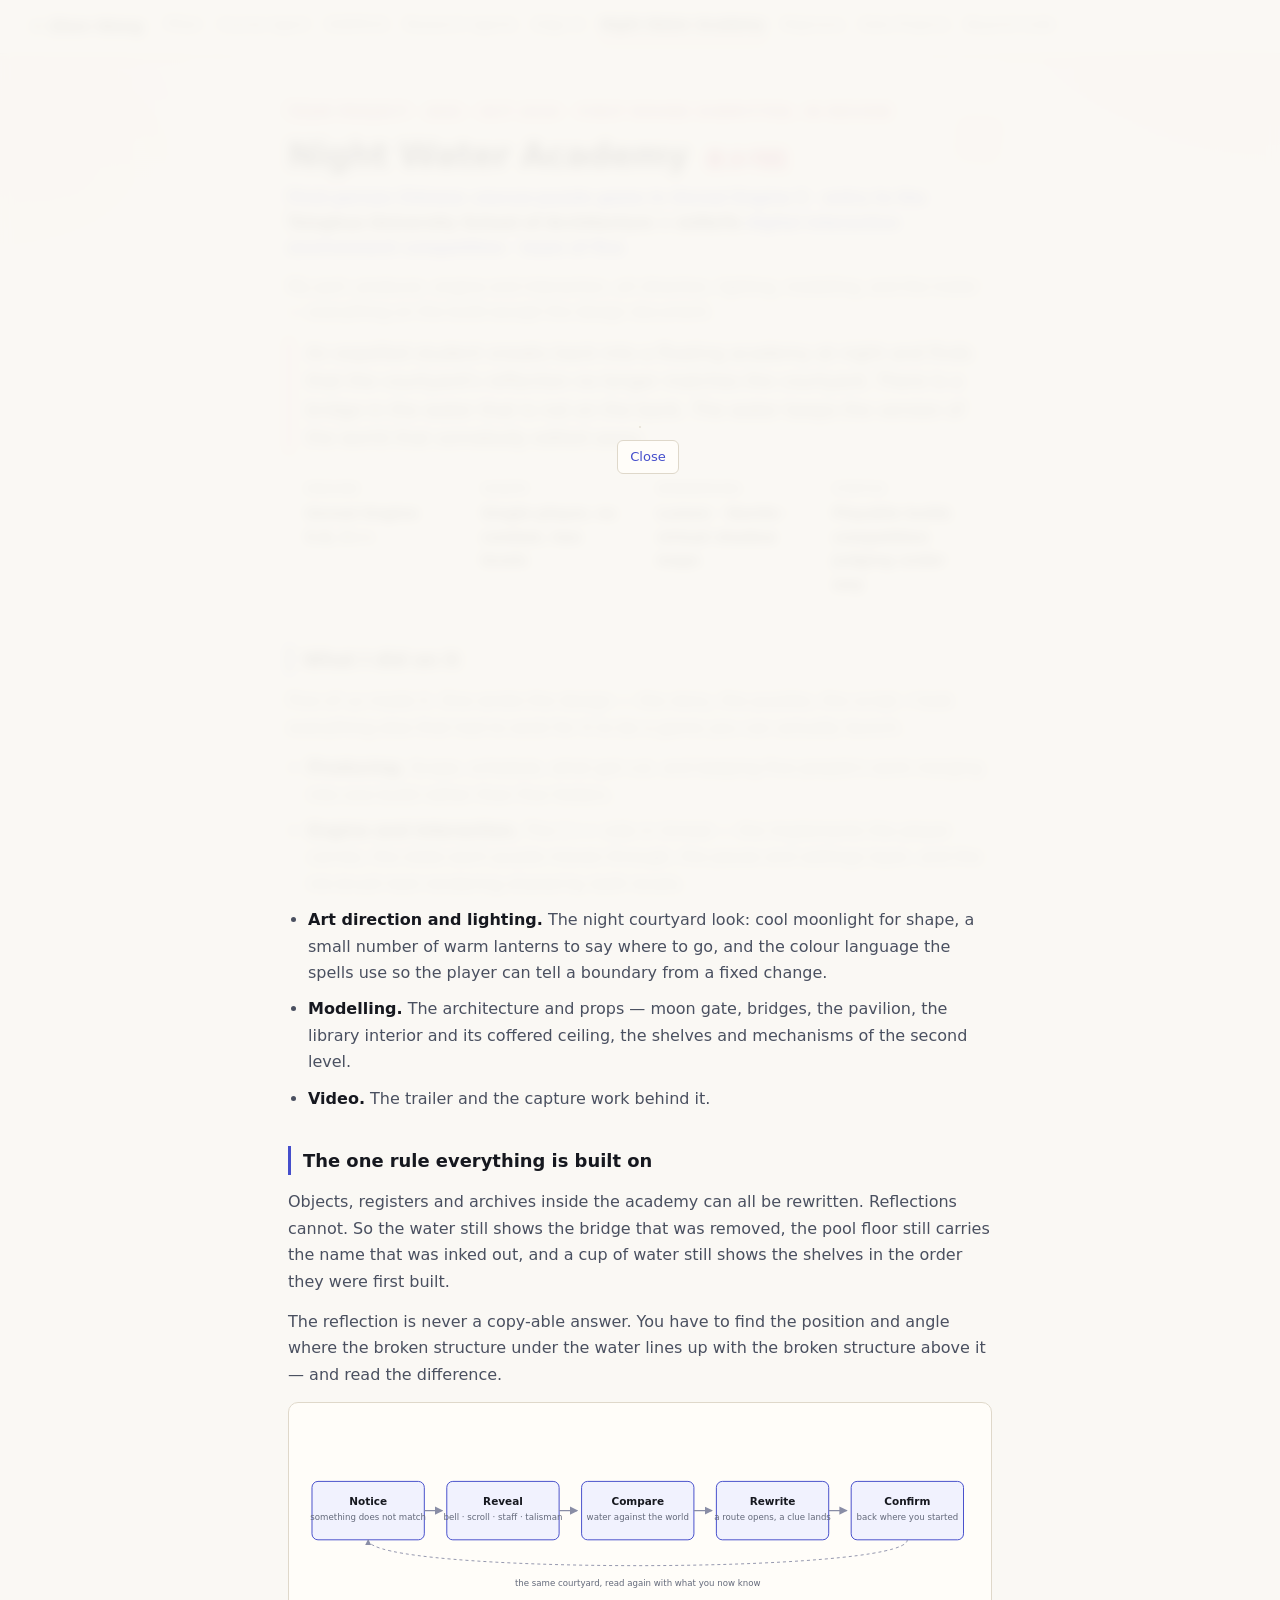
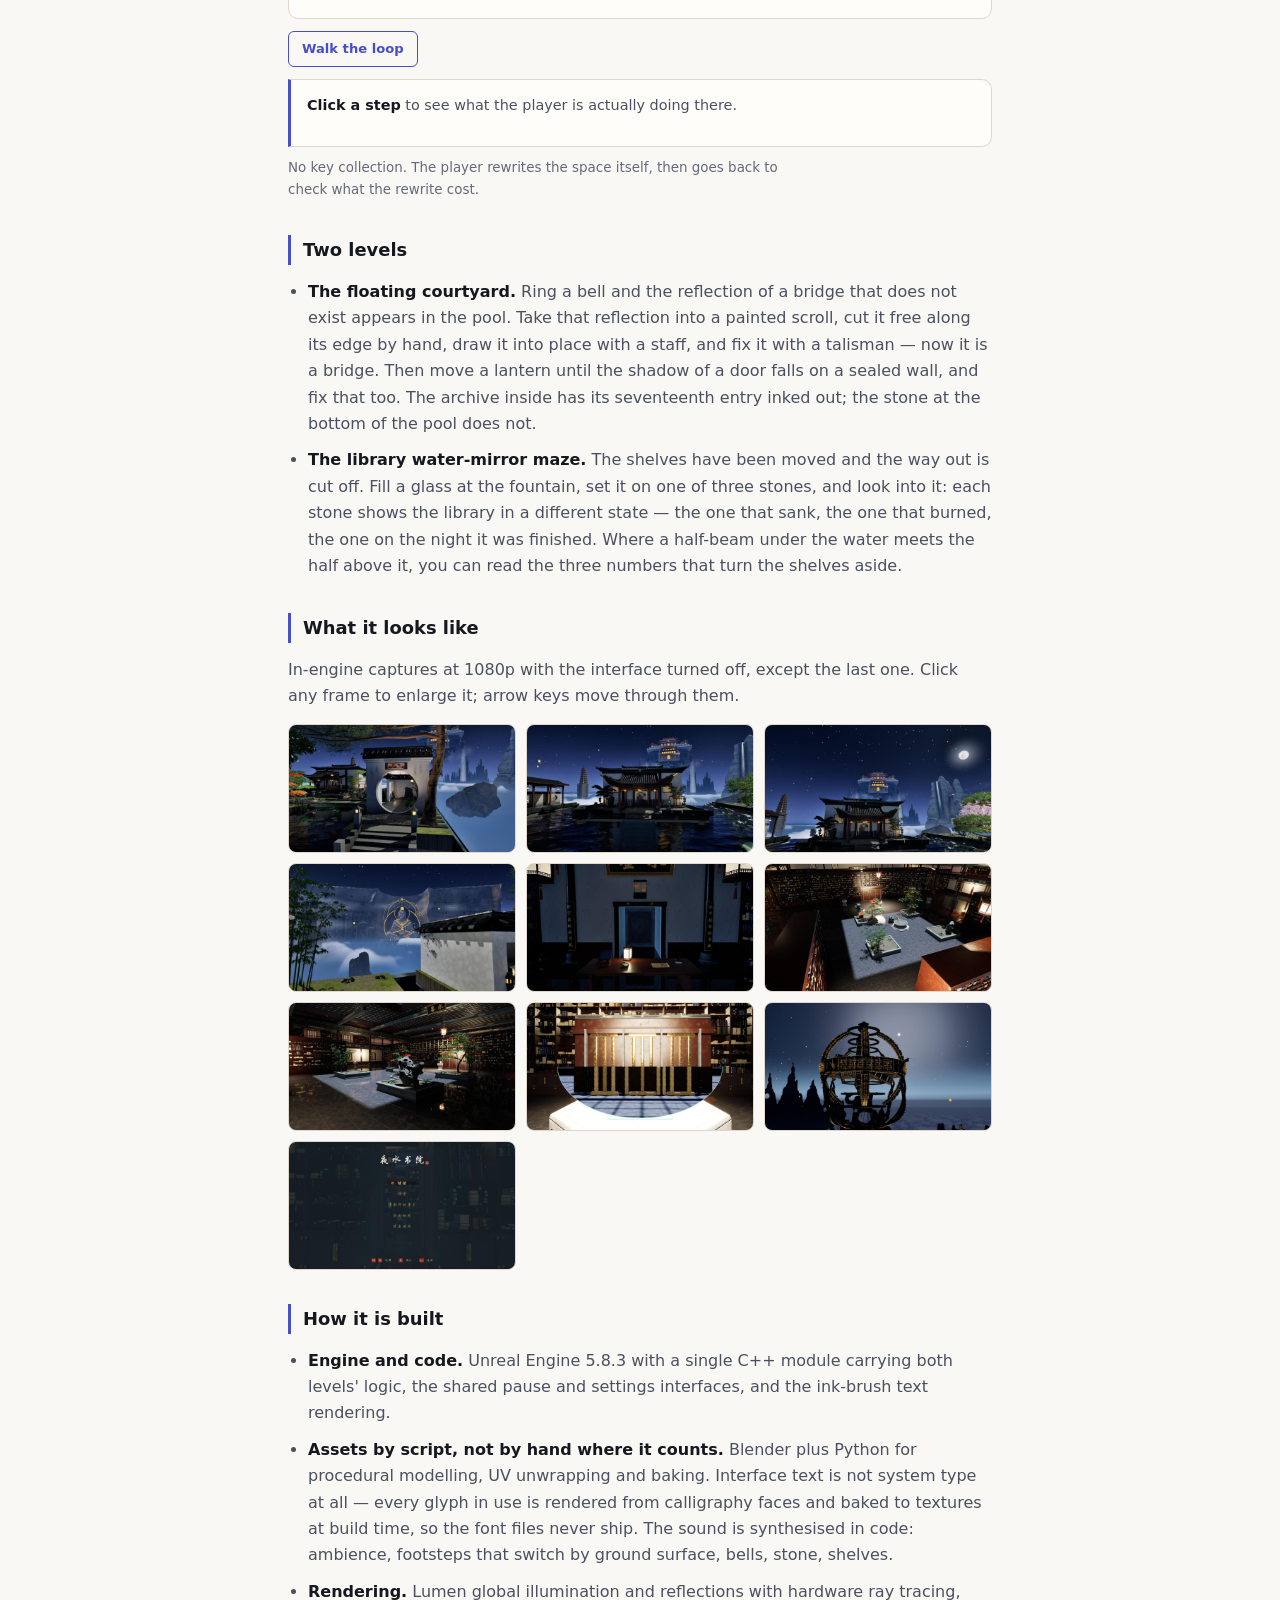
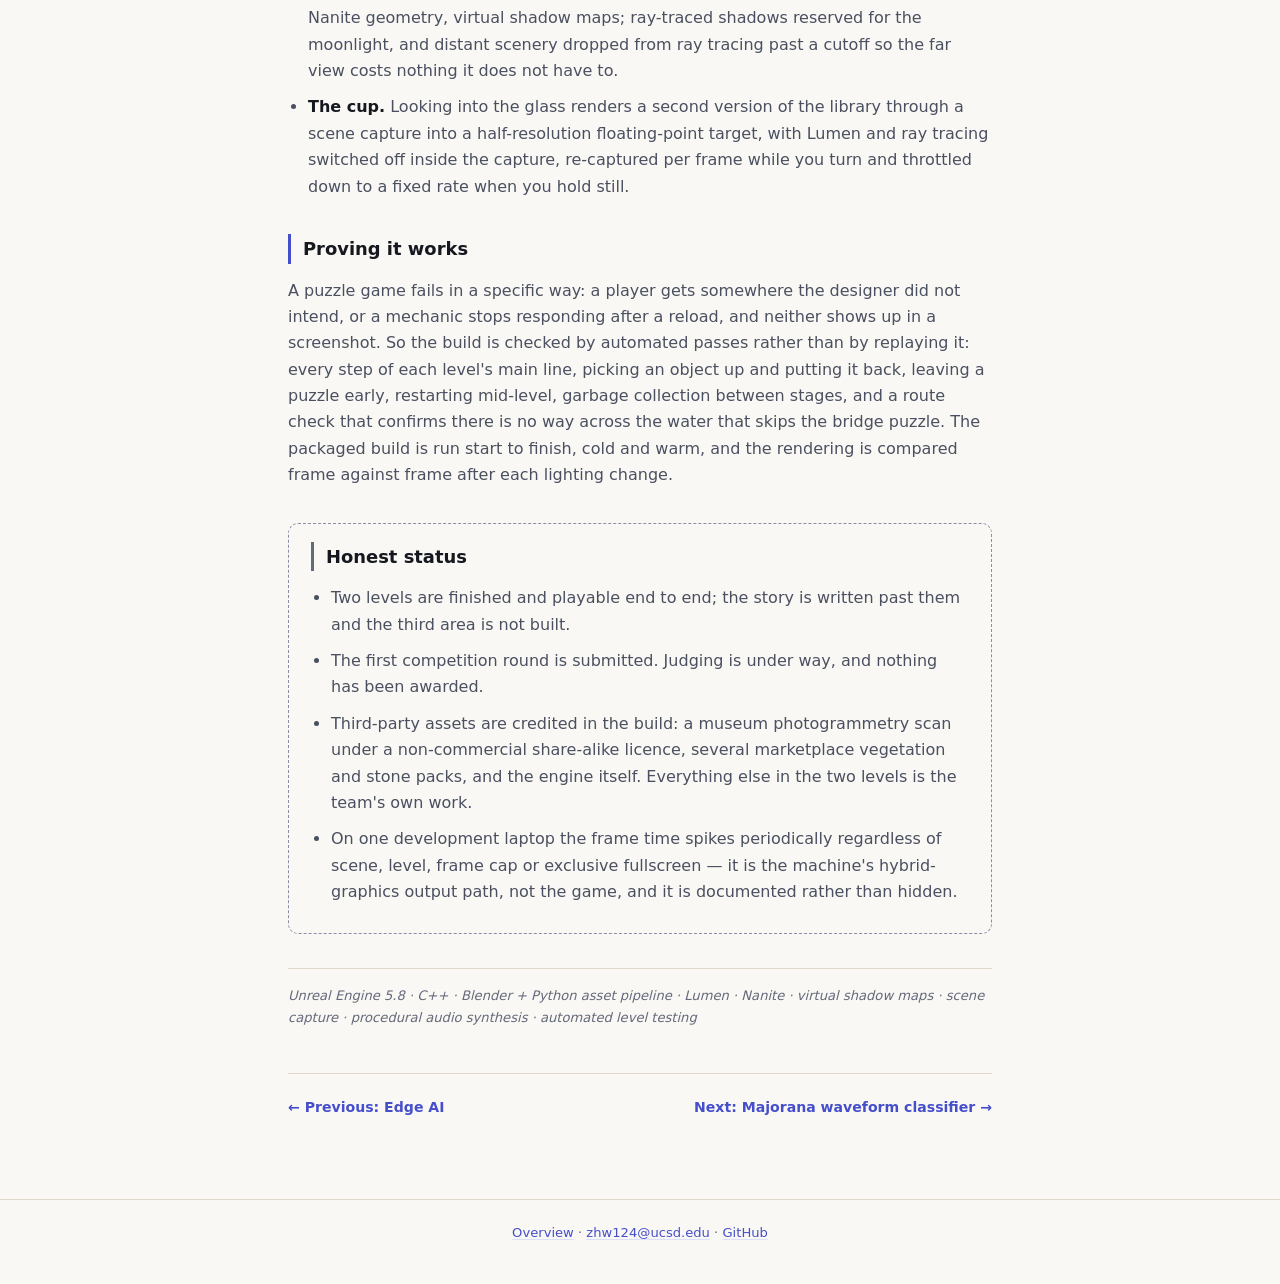
<file: night-water-academy.html>
<!DOCTYPE html>
<html lang="en">
<head>
<meta charset="UTF-8">
<meta name="viewport" content="width=device-width, initial-scale=1.0">
<title>Night Water Academy 夜水书院 | Zhen Wang</title>
<meta name="description" content="A first-person Chinese xianxia puzzle game in Unreal Engine 5 where the reflection in the water keeps the version of the world that was edited away. Entry to the Tsinghua School of Architecture × miHoYo digital interactive environment competition.">
<link rel="stylesheet" href="style.css?v=cd5aa7eb">
</head>
<body class="detail" data-ink="water">

<header class="topbar">
    <a class="home-link" href="index.html"><span aria-hidden="true">←</span> Zhen Wang</a>
    <nav class="topnav" aria-label="Project pages">
        <a href="pfizer.html">Pfizer</a>
        <a href="course-planner.html">Course Agent</a>
        <a href="aobo-lab.html">SIDERIUS</a>
        <a href="research-agents.html">Research Agents</a>
        <a href="edge-ai.html">Edge AI</a>
        <a href="night-water-academy.html" aria-current="page">Night Water Academy</a>
        <a href="majorana.html">Majorana</a>
        <a href="data-projects.html">Data Projects</a>
        <a href="beyond-code.html">Beyond Code</a>
    </nav>
</header>

<main class="page">
<article>

    <p class="eyebrow">Team project · Aug – Oct 2026 · first round submitted, in review</p>
    <h1>Night Water Academy <span class="h1-cn">夜水书院</span></h1>
    <p class="role">
        First-person Chinese <i>xianxia</i> puzzle game in Unreal Engine 5 · entry to the
        <strong>Tsinghua University School of Architecture × miHoYo</strong> digital interactive environment
        competition · team of five
    </p>
    <p class="role role-mine">My part: producer, engine and interaction, art direction, lighting, modelling, and the trailer — everything on the build except the design document.</p>

    <p class="lede">
        An expelled student sneaks back into a floating academy at night and finds that the courtyard's
        reflection no longer matches the courtyard. There is a bridge in the water that is not on the bank.
        The water keeps the version of the world that somebody edited away.
    </p>

    <dl class="factbar">
        <div><dt>Engine</dt><dd>Unreal Engine 5.8, C++</dd></div>
        <div><dt>Shape</dt><dd>Single-player, no combat, two levels</dd></div>
        <div><dt>Rendering</dt><dd>Lumen · Nanite · virtual shadow maps</dd></div>
        <div><dt>Status</dt><dd>Playable build; competition judging under way</dd></div>
    </dl>

    <section>
        <h2>What I did on it</h2>
        <p>
            Five of us made it. One wrote the design — the story, the puzzles, the script. I took everything
            else that had to exist for it to be a game you can actually launch.
        </p>
        <ul>
            <li><strong>Producing.</strong> Scope, schedule, what got cut, and keeping five people's work merging into one build rather than five folders.</li>
            <li><strong>Engine and interaction.</strong> The C++ side in Unreal — the implements the player carries, the state each puzzle moves through, the pause and settings layer, and the ink-brush text rendering shared by both levels.</li>
            <li><strong>Art direction and lighting.</strong> The night courtyard look: cool moonlight for shape, a small number of warm lanterns to say where to go, and the colour language the spells use so the player can tell a boundary from a fixed change.</li>
            <li><strong>Modelling.</strong> The architecture and props — moon gate, bridges, the pavilion, the library interior and its coffered ceiling, the shelves and mechanisms of the second level.</li>
            <li><strong>Video.</strong> The trailer and the capture work behind it.</li>
        </ul>
    </section>

    <section>
        <h2>The one rule everything is built on</h2>
        <p>
            Objects, registers and archives inside the academy can all be rewritten. Reflections cannot. So
            the water still shows the bridge that was removed, the pool floor still carries the name that was
            inked out, and a cup of water still shows the shelves in the order they were first built.
        </p>
        <p>
            The reflection is never a copy-able answer. You have to find the position and angle where the
            broken structure under the water lines up with the broken structure above it — and read the
            difference.
        </p>

        <figure class="diagram">
            <div class="diagram-scroll">
                <svg viewBox="0 0 900 250" role="img" aria-labelledby="loop-t loop-d" xmlns="http://www.w3.org/2000/svg">
                    <defs><marker id="ah" viewBox="0 0 8 8" refX="7" refY="4" markerWidth="7" markerHeight="7" orient="auto-start-reverse"><path d="M0 0 L8 4 L0 8 z" class="d-head"/></marker></defs>
                    <title id="loop-t">The puzzle loop</title>
                    <desc id="loop-d">Five repeating steps: notice something inconsistent, use an implement to reveal or rewrite it, compare the water against the world, gain a route or a clue, then return to a familiar place to confirm what changed.</desc>
                    <g class="d-stage" data-step="1">
                        <rect x="12" y="86" width="150" height="78" rx="8"/>
                        <text x="87" y="118">Notice</text><text class="d-sub" x="87" y="138">something does not match</text>
                    </g>
                    <g class="d-stage" data-step="2">
                        <rect x="192" y="86" width="150" height="78" rx="8"/>
                        <text x="267" y="118">Reveal</text><text class="d-sub" x="267" y="138">bell · scroll · staff · talisman</text>
                    </g>
                    <g class="d-stage" data-step="3">
                        <rect x="372" y="86" width="150" height="78" rx="8"/>
                        <text x="447" y="118">Compare</text><text class="d-sub" x="447" y="138">water against the world</text>
                    </g>
                    <g class="d-stage" data-step="4">
                        <rect x="552" y="86" width="150" height="78" rx="8"/>
                        <text x="627" y="118">Rewrite</text><text class="d-sub" x="627" y="138">a route opens, a clue lands</text>
                    </g>
                    <g class="d-stage" data-step="5">
                        <rect x="732" y="86" width="150" height="78" rx="8"/>
                        <text x="807" y="118">Confirm</text><text class="d-sub" x="807" y="138">back where you started</text>
                    </g>
                    <g class="d-arrow">
                        <path marker-end="url(#ah)" d="M162 125 L186 125"/><path marker-end="url(#ah)" d="M342 125 L366 125"/>
                        <path marker-end="url(#ah)" d="M522 125 L546 125"/><path marker-end="url(#ah)" d="M702 125 L726 125"/>
                    </g>
                    <g class="d-arrow d-dash">
                        <path marker-end="url(#ah)" d="M807 164 C807 210 87 210 87 164"/>
                    </g>
                    <text class="d-sub d-center" x="447" y="226">the same courtyard, read again with what you now know</text>
                </svg>
            </div>
            <div class="diagram-ctl">
                <button type="button" data-walk>Walk the loop</button>
            </div>
            <div class="stage-panel" data-step-panel aria-live="polite">
                <b>Click a step</b> to see what the player is actually doing there.
            </div>
            <figcaption>No key collection. The player rewrites the space itself, then goes back to check what the rewrite cost.</figcaption>
        </figure>
    </section>

    <section>
        <h2>Two levels</h2>
        <ul>
            <li>
                <strong>The floating courtyard.</strong> Ring a bell and the reflection of a bridge that does
                not exist appears in the pool. Take that reflection into a painted scroll, cut it free along
                its edge by hand, draw it into place with a staff, and fix it with a talisman — now it is a
                bridge. Then move a lantern until the shadow of a door falls on a sealed wall, and fix that
                too. The archive inside has its seventeenth entry inked out; the stone at the bottom of the
                pool does not.
            </li>
            <li>
                <strong>The library water-mirror maze.</strong> The shelves have been moved and the way out is
                cut off. Fill a glass at the fountain, set it on one of three stones, and look into it: each
                stone shows the library in a different state — the one that sank, the one that burned, the one
                on the night it was finished. Where a half-beam under the water meets the half above it, you
                can read the three numbers that turn the shelves aside.
            </li>
        </ul>
    </section>

    <section id="screens">
        <h2>What it looks like</h2>
        <p>
            In-engine captures at 1080p with the interface turned off, except the last one. Click any frame
            to enlarge it; arrow keys move through them.
        </p>
        <div class="shots">
                <button type="button" class="shot" data-shot="0" aria-label="Screenshot 1: Level one entrance: the moon gate into the water courtyard, the floating city beyond the wall.">
                    <img src="img/nwa-01.jpg" alt="Level one entrance: the moon gate into the water courtyard, the floating city beyond the wall." width="1280" height="720" loading="lazy" decoding="async">
                </button>
                <button type="button" class="shot" data-shot="1" aria-label="Screenshot 2: Across the pool to the central pavilion and the library — the two places level one has to reach.">
                    <img src="img/nwa-02.jpg" alt="Across the pool to the central pavilion and the library — the two places level one has to reach." width="1280" height="720" loading="lazy" decoding="async">
                </button>
                <button type="button" class="shot" data-shot="2" aria-label="Screenshot 3: The courtyard at night: pagoda, hanging waterfall and the sky palace in the distance.">
                    <img src="img/nwa-03.jpg" alt="The courtyard at night: pagoda, hanging waterfall and the sky palace in the distance." width="1280" height="720" loading="lazy" decoding="async">
                </button>
                <button type="button" class="shot" data-shot="3" aria-label="Screenshot 4: The west bank: a cave-temple Buddha out in the cloud sea — a museum photogrammetry scan, credited in the build.">
                    <img src="img/nwa-04.jpg" alt="The west bank: a cave-temple Buddha out in the cloud sea — a museum photogrammetry scan, credited in the build." width="1280" height="720" loading="lazy" decoding="async">
                </button>
                <button type="button" class="shot" data-shot="4" aria-label="Screenshot 5: Inside the library: the archive desk, with the way into level two behind it.">
                    <img src="img/nwa-05.jpg" alt="Inside the library: the archive desk, with the way into level two behind it." width="1280" height="720" loading="lazy" decoding="async">
                </button>
                <button type="button" class="shot" data-shot="5" aria-label="Screenshot 6: Level two: the shelf maze and the central skylight garden.">
                    <img src="img/nwa-06.jpg" alt="Level two: the shelf maze and the central skylight garden." width="1280" height="720" loading="lazy" decoding="async">
                </button>
                <button type="button" class="shot" data-shot="6" aria-label="Screenshot 7: The garden at the centre of the maze — the fountain, and the stones a filled cup sits on.">
                    <img src="img/nwa-07.jpg" alt="The garden at the centre of the maze — the fountain, and the stones a filled cup sits on." width="1280" height="720" loading="lazy" decoding="async">
                </button>
                <button type="button" class="shot" data-shot="7" aria-label="Screenshot 8: Looking into the cup: the gilded half-beam under the water meets the half above it, and the three numbers can be read.">
                    <img src="img/nwa-08.jpg" alt="Looking into the cup: the gilded half-beam under the water meets the half above it, and the three numbers can be read." width="1280" height="720" loading="lazy" decoding="async">
                </button>
                <button type="button" class="shot" data-shot="8" aria-label="Screenshot 9: The armillary sphere above the cloud sea, where the ending camera finishes.">
                    <img src="img/nwa-09.jpg" alt="The armillary sphere above the cloud sea, where the ending camera finishes." width="1280" height="720" loading="lazy" decoding="async">
                </button>
                <button type="button" class="shot" data-shot="9" aria-label="Screenshot 10: The pause menu — every glyph baked from calligraphy rather than set in a system font.">
                    <img src="img/nwa-10.jpg" alt="The pause menu — every glyph baked from calligraphy rather than set in a system font." width="1280" height="720" loading="lazy" decoding="async">
                </button>
        </div>
        <figure class="shot-view" hidden>
            <img class="shot-big" alt="">
            <figcaption><span class="shot-cap"></span><button type="button" class="shot-close">Close</button></figcaption>
        </figure>
    </section>

    <section>
        <h2>How it is built</h2>
        <ul>
            <li>
                <strong>Engine and code.</strong> Unreal Engine 5.8.3 with a single C++ module carrying both
                levels' logic, the shared pause and settings interfaces, and the ink-brush text rendering.
            </li>
            <li>
                <strong>Assets by script, not by hand where it counts.</strong> Blender plus Python for
                procedural modelling, UV unwrapping and baking. Interface text is not system type at all —
                every glyph in use is rendered from calligraphy faces and baked to textures at build time, so
                the font files never ship. The sound is synthesised in code: ambience, footsteps that switch
                by ground surface, bells, stone, shelves.
            </li>
            <li>
                <strong>Rendering.</strong> Lumen global illumination and reflections with hardware ray
                tracing, Nanite geometry, virtual shadow maps; ray-traced shadows reserved for the moonlight,
                and distant scenery dropped from ray tracing past a cutoff so the far view costs nothing it
                does not have to.
            </li>
            <li>
                <strong>The cup.</strong> Looking into the glass renders a second version of the library
                through a scene capture into a half-resolution floating-point target, with Lumen and ray
                tracing switched off inside the capture, re-captured per frame while you turn and throttled
                down to a fixed rate when you hold still.
            </li>
        </ul>
    </section>

    <section>
        <h2>Proving it works</h2>
        <p>
            A puzzle game fails in a specific way: a player gets somewhere the designer did not intend, or a
            mechanic stops responding after a reload, and neither shows up in a screenshot. So the build is
            checked by automated passes rather than by replaying it: every step of each level's main line,
            picking an object up and putting it back, leaving a puzzle early, restarting mid-level, garbage
            collection between stages, and a route check that confirms there is no way across the water that
            skips the bridge puzzle. The packaged build is run start to finish, cold and warm, and the
            rendering is compared frame against frame after each lighting change.
        </p>
    </section>

    <section class="limits">
        <h2>Honest status</h2>
        <ul>
            <li>Two levels are finished and playable end to end; the story is written past them and the third area is not built.</li>
            <li>The first competition round is submitted. Judging is under way, and nothing has been awarded.</li>
            <li>Third-party assets are credited in the build: a museum photogrammetry scan under a non-commercial share-alike licence, several marketplace vegetation and stone packs, and the engine itself. Everything else in the two levels is the team's own work.</li>
            <li>On one development laptop the frame time spikes periodically regardless of scene, level, frame cap or exclusive fullscreen — it is the machine's hybrid-graphics output path, not the game, and it is documented rather than hidden.</li>
        </ul>
    </section>

    <p class="stack-line">Unreal Engine 5.8 · C++ · Blender + Python asset pipeline · Lumen · Nanite · virtual shadow maps · scene capture · procedural audio synthesis · automated level testing</p>

</article>

<nav class="pager" aria-label="More pages">
    <a class="pager-prev" href="edge-ai.html"><span aria-hidden="true">←</span> Previous: Edge AI</a>
    <a class="pager-next" href="majorana.html">Next: Majorana waveform classifier <span aria-hidden="true">→</span></a>
</nav>
</main>

<footer class="sitefoot">
    <a href="index.html">Overview</a> ·
    <a href="mailto:zhw124@ucsd.edu">zhw124@ucsd.edu</a> ·
    <a href="https://github.com/zhenzhenfufu">GitHub</a>
</footer>

<script src="app.js?v=cd5aa7eb" defer></script>
</body>
</html>
</file>
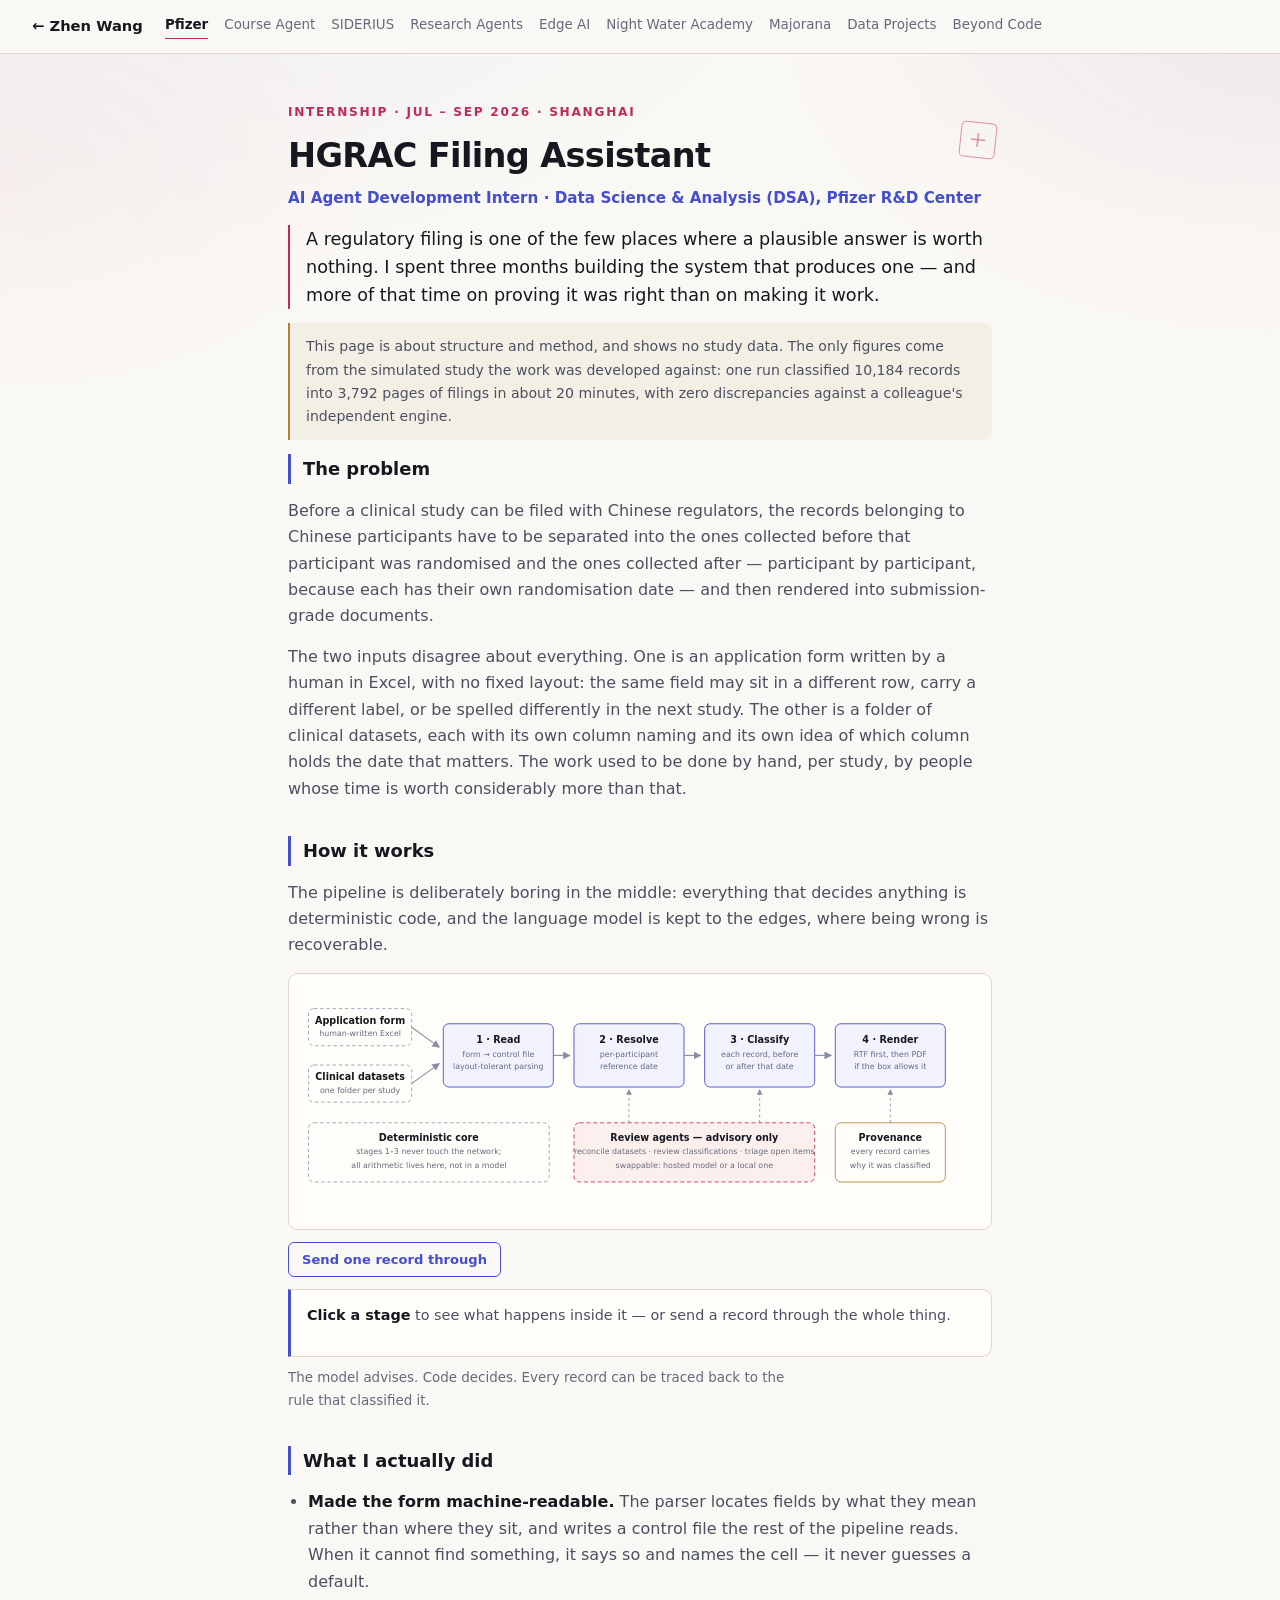
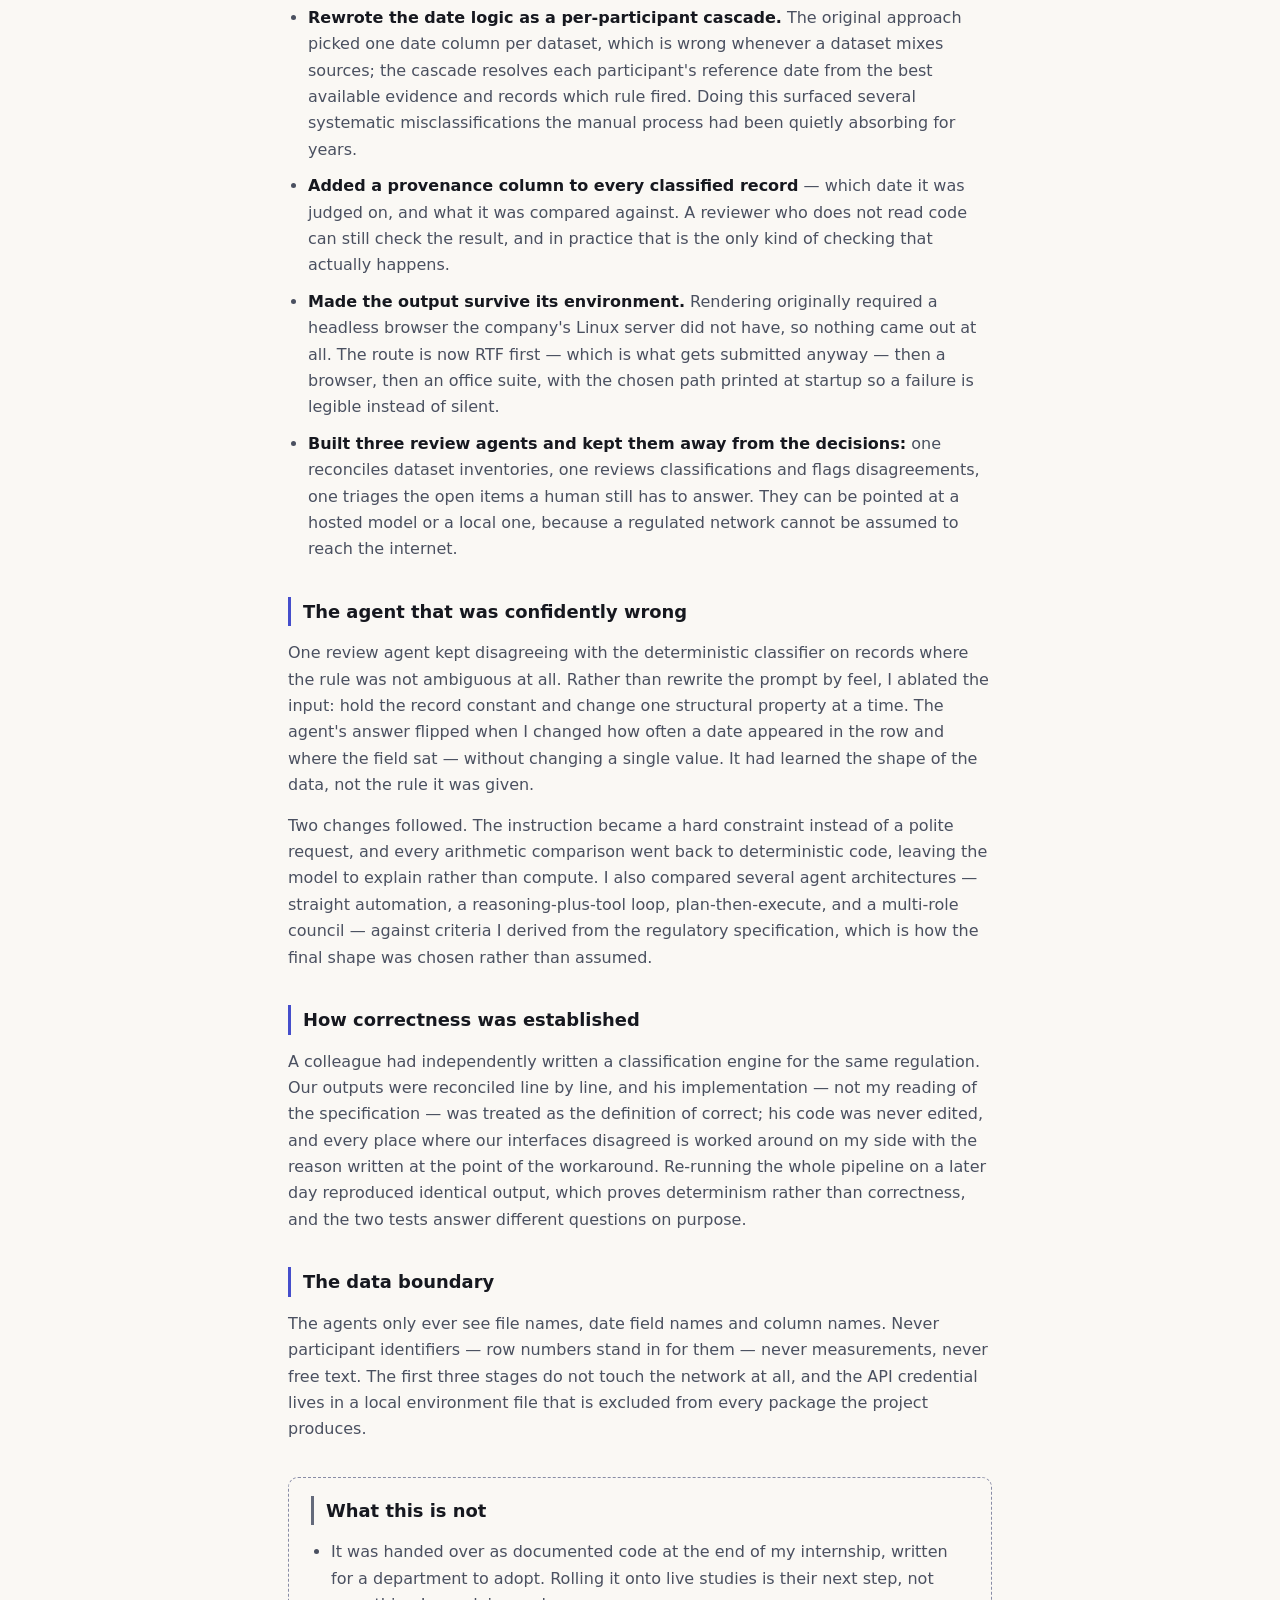
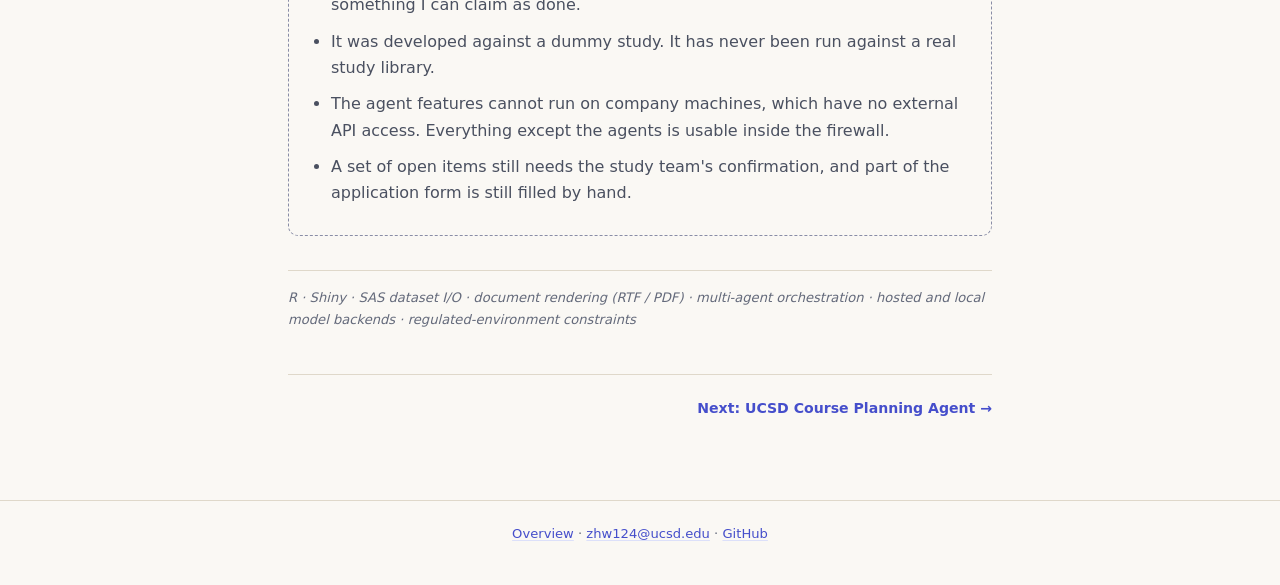
<file: pfizer.html>
<!DOCTYPE html>
<html lang="en">
<head>
<meta charset="UTF-8">
<meta name="viewport" content="width=device-width, initial-scale=1.0">
<title>HGRAC Filing Assistant — Pfizer | Zhen Wang</title>
<meta name="description" content="An agent-assisted regulatory filing system built during a three-month internship at Pfizer R&D: how an inconsistent application form and a folder of clinical datasets become a submission-grade filing a reviewer can check by hand.">
<link rel="stylesheet" href="style.css?v=cd5aa7eb">
</head>
<body class="detail" data-ink="seal">

<header class="topbar">
    <a class="home-link" href="index.html"><span aria-hidden="true">←</span> Zhen Wang</a>
    <nav class="topnav" aria-label="Project pages">
        <a href="pfizer.html" aria-current="page">Pfizer</a>
        <a href="course-planner.html">Course Agent</a>
        <a href="aobo-lab.html">SIDERIUS</a>
        <a href="research-agents.html">Research Agents</a>
        <a href="edge-ai.html">Edge AI</a>
        <a href="night-water-academy.html">Night Water Academy</a>
        <a href="majorana.html">Majorana</a>
        <a href="data-projects.html">Data Projects</a>
        <a href="beyond-code.html">Beyond Code</a>
    </nav>
</header>

<main class="page">
<article>

    <p class="eyebrow">Internship · Jul – Sep 2026 · Shanghai</p>
    <h1>HGRAC Filing Assistant</h1>
    <p class="role">AI Agent Development Intern · Data Science &amp; Analysis (DSA), Pfizer R&amp;D Center</p>

    <p class="lede">
        A regulatory filing is one of the few places where a plausible answer is worth nothing. I spent
        three months building the system that produces one — and more of that time on proving it was right
        than on making it work.
    </p>

    <p class="note">
        This page is about structure and method, and shows no study data. The only figures come from the
        simulated study the work was developed against: one run classified 10,184 records into 3,792 pages
        of filings in about 20 minutes, with zero discrepancies against a colleague's independent engine.
    </p>

    <section>
        <h2>The problem</h2>
        <p>
            Before a clinical study can be filed with Chinese regulators, the records belonging to Chinese
            participants have to be separated into the ones collected before that participant was randomised
            and the ones collected after — participant by participant, because each has their own
            randomisation date — and then rendered into submission-grade documents.
        </p>
        <p>
            The two inputs disagree about everything. One is an application form written by a human in Excel,
            with no fixed layout: the same field may sit in a different row, carry a different label, or be
            spelled differently in the next study. The other is a folder of clinical datasets, each with its
            own column naming and its own idea of which column holds the date that matters. The work used to
            be done by hand, per study, by people whose time is worth considerably more than that.
        </p>
    </section>

    <section>
        <h2>How it works</h2>
        <p>
            The pipeline is deliberately boring in the middle: everything that decides anything is
            deterministic code, and the language model is kept to the edges, where being wrong is
            recoverable.
        </p>

        <figure class="diagram">
            <div class="diagram-scroll">
                <svg viewBox="0 0 980 330" role="img" aria-labelledby="pipe-t pipe-d" xmlns="http://www.w3.org/2000/svg">
                    <defs><marker id="ah" viewBox="0 0 8 8" refX="7" refY="4" markerWidth="7" markerHeight="7" orient="auto-start-reverse"><path d="M0 0 L8 4 L0 8 z" class="d-head"/></marker></defs>
                    <title id="pipe-t">Architecture of the filing pipeline</title>
                    <desc id="pipe-d">Two inputs — a human-written application form and a folder of clinical datasets — enter a four-stage deterministic pipeline: read the form into a machine-readable control file, resolve each participant's reference date, classify every record against it, then render the filing. A review layer of three language-model agents sits alongside the middle stages and can only comment, never decide. Every classified record carries a provenance note.</desc>

                    <g class="d-io">
                        <rect x="8" y="30" width="150" height="54" rx="8"/>
                        <text x="83" y="52">Application form</text>
                        <text class="d-sub" x="83" y="70">human-written Excel</text>
                        <rect x="8" y="112" width="150" height="54" rx="8"/>
                        <text x="83" y="134">Clinical datasets</text>
                        <text class="d-sub" x="83" y="152">one folder per study</text>
                    </g>

                    <path id="flowpath" d="M83 57 C150 57 150 98 284 98 L474 98 L664 98 L854 98" fill="none" stroke="none"/>
                    <circle class="d-token" r="5" cx="83" cy="57" style="opacity:0"/>

                    <g class="d-stage" data-stage="1">
                        <rect x="204" y="52" width="160" height="92" rx="8"/>
                        <text x="284" y="80">1 · Read</text>
                        <text class="d-sub" x="284" y="100">form → control file</text>
                        <text class="d-sub" x="284" y="118">layout-tolerant parsing</text>

                    </g>
                    <g class="d-stage" data-stage="2">
                        <rect x="394" y="52" width="160" height="92" rx="8"/>
                        <text x="474" y="80">2 · Resolve</text>
                        <text class="d-sub" x="474" y="100">per-participant</text>
                        <text class="d-sub" x="474" y="118">reference date</text>

                    </g>
                    <g class="d-stage" data-stage="3">
                        <rect x="584" y="52" width="160" height="92" rx="8"/>
                        <text x="664" y="80">3 · Classify</text>
                        <text class="d-sub" x="664" y="100">each record, before</text>
                        <text class="d-sub" x="664" y="118">or after that date</text>

                    </g>
                    <g class="d-stage" data-stage="4">
                        <rect x="774" y="52" width="160" height="92" rx="8"/>
                        <text x="854" y="80">4 · Render</text>
                        <text class="d-sub" x="854" y="100">RTF first, then PDF</text>
                        <text class="d-sub" x="854" y="118">if the box allows it</text>
                    </g>

                    <g class="d-arrow">
                        <path marker-end="url(#ah)" d="M158 57 L198 86" /><path marker-end="url(#ah)" d="M158 139 L198 110"/>
                        <path marker-end="url(#ah)" d="M364 98 L388 98"/><path marker-end="url(#ah)" d="M554 98 L578 98"/><path marker-end="url(#ah)" d="M744 98 L768 98"/>
                    </g>

                    <g class="d-agent">
                        <rect x="394" y="196" width="350" height="86" rx="8"/>
                        <text x="569" y="222">Review agents — advisory only</text>
                        <text class="d-sub" x="569" y="242">reconcile datasets · review classifications · triage open items</text>
                        <text class="d-sub" x="569" y="262">swappable: hosted model or a local one</text>
                    </g>
                    <g class="d-arrow d-dash">
                        <path marker-end="url(#ah)" d="M474 196 L474 148"/><path marker-end="url(#ah)" d="M664 196 L664 148"/>
                    </g>

                    <g class="d-note">
                        <rect x="774" y="196" width="160" height="86" rx="8"/>
                        <text x="854" y="222">Provenance</text>
                        <text class="d-sub" x="854" y="242">every record carries</text>
                        <text class="d-sub" x="854" y="262">why it was classified</text>
                    </g>
                    <g class="d-arrow d-dash"><path marker-end="url(#ah)" d="M854 196 L854 148"/></g>

                    <g class="d-io">
                        <rect x="8" y="196" width="350" height="86" rx="8"/>
                        <text x="183" y="222">Deterministic core</text>
                        <text class="d-sub" x="183" y="242">stages 1–3 never touch the network;</text>
                        <text class="d-sub" x="183" y="262">all arithmetic lives here, not in a model</text>
                    </g>
                </svg>
            </div>
            <div class="diagram-ctl">
                <button type="button" data-flow>Send one record through</button>
            </div>
            <div class="stage-panel" data-stage-panel aria-live="polite">
                <b>Click a stage</b> to see what happens inside it — or send a record through the whole thing.
            </div>
            <figcaption>The model advises. Code decides. Every record can be traced back to the rule that classified it.</figcaption>
        </figure>
    </section>

    <section>
        <h2>What I actually did</h2>
        <ul>
            <li>
                <strong>Made the form machine-readable.</strong> The parser locates fields by what they mean
                rather than where they sit, and writes a control file the rest of the pipeline reads. When it
                cannot find something, it says so and names the cell — it never guesses a default.
            </li>
            <li>
                <strong>Rewrote the date logic as a per-participant cascade.</strong> The original approach
                picked one date column per dataset, which is wrong whenever a dataset mixes sources; the
                cascade resolves each participant's reference date from the best available evidence and
                records which rule fired. Doing this surfaced several systematic misclassifications the manual
                process had been quietly absorbing for years.
            </li>
            <li>
                <strong>Added a provenance column to every classified record</strong> — which date it was
                judged on, and what it was compared against. A reviewer who does not read code can still check
                the result, and in practice that is the only kind of checking that actually happens.
            </li>
            <li>
                <strong>Made the output survive its environment.</strong> Rendering originally required a
                headless browser the company's Linux server did not have, so nothing came out at all. The
                route is now RTF first — which is what gets submitted anyway — then a browser, then an office
                suite, with the chosen path printed at startup so a failure is legible instead of silent.
            </li>
            <li>
                <strong>Built three review agents and kept them away from the decisions:</strong> one
                reconciles dataset inventories, one reviews classifications and flags disagreements, one
                triages the open items a human still has to answer. They can be pointed at a hosted model or a
                local one, because a regulated network cannot be assumed to reach the internet.
            </li>
        </ul>
    </section>

    <section>
        <h2>The agent that was confidently wrong</h2>
        <p>
            One review agent kept disagreeing with the deterministic classifier on records where the rule was
            not ambiguous at all. Rather than rewrite the prompt by feel, I ablated the input: hold the record
            constant and change one structural property at a time. The agent's answer flipped when I changed
            how often a date appeared in the row and where the field sat — without changing a single value.
            It had learned the shape of the data, not the rule it was given.
        </p>
        <p>
            Two changes followed. The instruction became a hard constraint instead of a polite request, and
            every arithmetic comparison went back to deterministic code, leaving the model to explain rather
            than compute. I also compared several agent architectures — straight automation, a reasoning-plus-tool
            loop, plan-then-execute, and a multi-role council — against criteria I derived from the regulatory
            specification, which is how the final shape was chosen rather than assumed.
        </p>
    </section>

    <section>
        <h2>How correctness was established</h2>
        <p>
            A colleague had independently written a classification engine for the same regulation. Our outputs
            were reconciled line by line, and his implementation — not my reading of the specification — was
            treated as the definition of correct; his code was never edited, and every place where our
            interfaces disagreed is worked around on my side with the reason written at the point of the
            workaround. Re-running the whole pipeline on a later day reproduced identical output, which proves
            determinism rather than correctness, and the two tests answer different questions on purpose.
        </p>
    </section>

    <section>
        <h2>The data boundary</h2>
        <p>
            The agents only ever see file names, date field names and column names. Never participant
            identifiers — row numbers stand in for them — never measurements, never free text. The first three
            stages do not touch the network at all, and the API credential lives in a local environment file
            that is excluded from every package the project produces.
        </p>
    </section>

    <section class="limits">
        <h2>What this is not</h2>
        <ul>
            <li>It was handed over as documented code at the end of my internship, written for a department to adopt. Rolling it onto live studies is their next step, not something I can claim as done.</li>
            <li>It was developed against a dummy study. It has never been run against a real study library.</li>
            <li>The agent features cannot run on company machines, which have no external API access. Everything except the agents is usable inside the firewall.</li>
            <li>A set of open items still needs the study team's confirmation, and part of the application form is still filled by hand.</li>
        </ul>
    </section>

    <p class="stack-line">R · Shiny · SAS dataset I/O · document rendering (RTF / PDF) · multi-agent orchestration · hosted and local model backends · regulated-environment constraints</p>

</article>

<nav class="pager" aria-label="More pages">
    <a class="pager-next" href="course-planner.html">Next: UCSD Course Planning Agent <span aria-hidden="true">→</span></a>
</nav>
</main>

<footer class="sitefoot">
    <a href="index.html">Overview</a> ·
    <a href="mailto:zhw124@ucsd.edu">zhw124@ucsd.edu</a> ·
    <a href="https://github.com/zhenzhenfufu">GitHub</a>
</footer>

<script src="app.js?v=cd5aa7eb" defer></script>
</body>
</html>
</file>
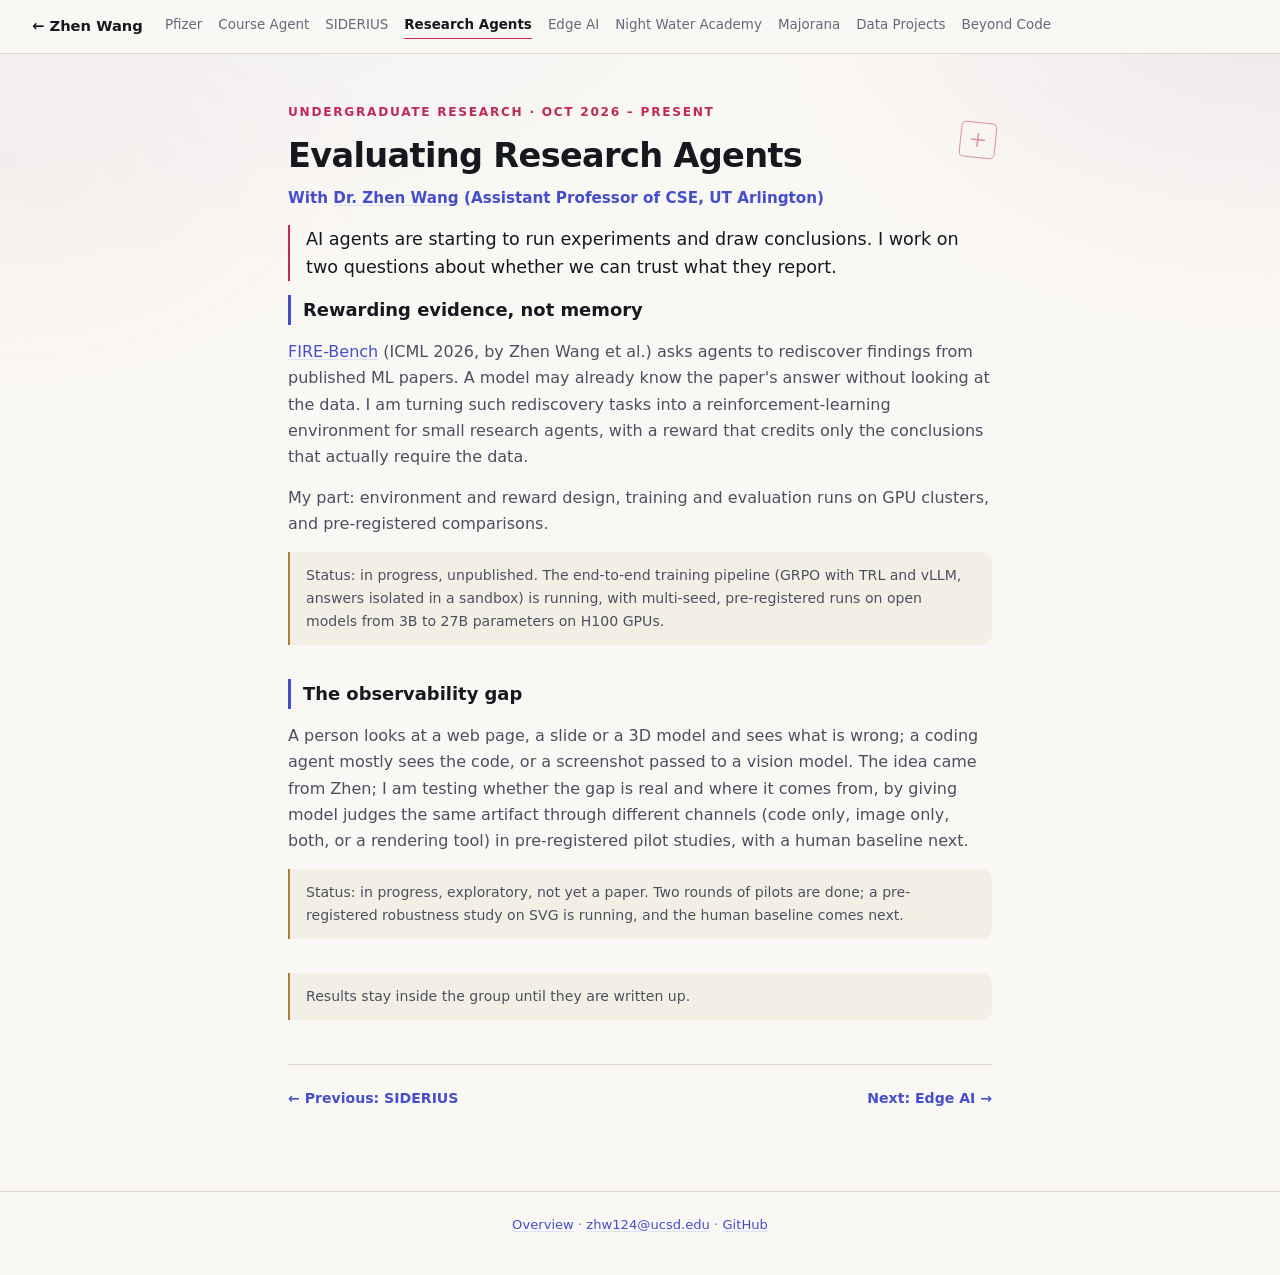
<file: research-agents.html>
<!DOCTYPE html>
<html lang="en">
<head>
<meta charset="UTF-8">
<meta name="viewport" content="width=device-width, initial-scale=1.0">
<title>Evaluating Research Agents | Zhen Wang</title>
<meta name="description" content="Undergraduate research with Dr. Zhen Wang on evidence-based rewards and the observability gap in AI research agents. In progress, unpublished.">
<link rel="stylesheet" href="style.css?v=cd5aa7eb">
</head>
<body class="detail" data-ink="star">

<header class="topbar">
    <a class="home-link" href="index.html"><span aria-hidden="true">←</span> Zhen Wang</a>
    <nav class="topnav" aria-label="Project pages">
        <a href="pfizer.html">Pfizer</a>
        <a href="course-planner.html">Course Agent</a>
        <a href="aobo-lab.html">SIDERIUS</a>
        <a href="research-agents.html" aria-current="page">Research Agents</a>
        <a href="edge-ai.html">Edge AI</a>
        <a href="night-water-academy.html">Night Water Academy</a>
        <a href="majorana.html">Majorana</a>
        <a href="data-projects.html">Data Projects</a>
        <a href="beyond-code.html">Beyond Code</a>
    </nav>
</header>

<main class="page">
<article>

    <p class="eyebrow">Undergraduate research · Oct 2026 – present</p>
    <h1>Evaluating Research Agents</h1>
    <p class="role">With <a href="https://zhenwang9102.github.io/">Dr. Zhen Wang</a>
       (Assistant Professor of CSE, UT Arlington)</p>

    <p class="lede">
        AI agents are starting to run experiments and draw conclusions. I work on two questions about
        whether we can trust what they report.
    </p>

    <section>
        <h2>Rewarding evidence, not memory</h2>
        <p>
            <a href="https://arxiv.org/abs/2602.02905">FIRE-Bench</a> (ICML 2026, by Zhen Wang et al.)
            asks agents to rediscover findings from published ML papers. A model may already know the
            paper's answer without looking at the data. I am turning such rediscovery tasks into a
            reinforcement-learning environment for small research agents, with a reward that credits only
            the conclusions that actually require the data.
        </p>
        <p>
            My part: environment and reward design, training and evaluation runs on GPU clusters, and
            pre-registered comparisons.
        </p>
        <p class="note">Status: in progress, unpublished. The end-to-end training pipeline (GRPO with TRL and vLLM, answers isolated in a sandbox) is running, with multi-seed, pre-registered runs on open models from 3B to 27B parameters on H100 GPUs.</p>
    </section>

    <section>
        <h2>The observability gap</h2>
        <p>
            A person looks at a web page, a slide or a 3D model and sees what is wrong; a coding agent
            mostly sees the code, or a screenshot passed to a vision model. The idea came from Zhen;
            I am testing whether the gap is real and where it comes from, by giving model judges the same
            artifact through different channels (code only, image only, both, or a rendering tool) in
            pre-registered pilot studies, with a human baseline next.
        </p>
        <p class="note">Status: in progress, exploratory, not yet a paper. Two rounds of pilots are done; a pre-registered robustness study on SVG is running, and the human baseline comes next.</p>
    </section>

    <p class="note">Results stay inside the group until they are written up.</p>

</article>

<nav class="pager" aria-label="More pages">
    <a class="pager-prev" href="aobo-lab.html"><span aria-hidden="true">←</span> Previous: SIDERIUS</a>
    <a class="pager-next" href="edge-ai.html">Next: Edge AI <span aria-hidden="true">→</span></a>
</nav>
</main>

<footer class="sitefoot">
    <a href="index.html">Overview</a> ·
    <a href="mailto:zhw124@ucsd.edu">zhw124@ucsd.edu</a> ·
    <a href="https://github.com/zhenzhenfufu">GitHub</a>
</footer>

<script src="app.js?v=cd5aa7eb" defer></script>
</body>
</html>
</file>
<file: style.css>
/* ---------------------------------------------------------------------------
   Zhen Wang — personal site
   One stylesheet for the overview page and every detail page.

   Palette: "Doujin Ink" — warm press paper, blue-black ink, a periwinkle /
   sakura accent pair. The ACG register lives in exactly two places: the hue
   pair and the warmth of the paper. The warm half is rationed — identity line,
   section-rule segment, eyebrow, selection — and never touches body text, so
   the page reads as print-sober to a physics PI and still looks like it was
   made by someone with taste rather than a Bootstrap default.
   Every text pair below is >= 4.5:1 in both themes.
--------------------------------------------------------------------------- */

:root {
    color-scheme: light dark;

    /* paper & ink */
    --page-bg:      #faf8f4;   /* warm press paper — 2.4% warm shift, not sepia */
    --card-bg:      #fffdf9;   /* cards lift OFF the paper instead of sinking into gray */
    --card-bg-alt:  #f1f2fe;   /* cool tint: lead card, hovered card */
    --ink:          #16181f;   /* blue-black: headings, titles, strong (16.7:1) */
    --ink-soft:     #4a5060;   /* body copy (7.6:1) */
    --muted:        #646a7b;   /* dates, captions, stack lines (5.1:1) */
    --line:         #dfd8ca;   /* warm hairline, decorative only */
    --bar:          #898da6;   /* resting card bar */

    /* signature cool — links, orgs, structure */
    --iris:         #454ecb;   /* 6.2:1 on paper, 6.5:1 on card */
    --iris-deep:    #3b43b8;   /* hover / text on a cool tint */
    --iris-hi:      #5b6cf0;   /* NON-TEXT only: rings, strokes, glow */
    --iris-line:    #dce0fa;

    /* signature warm — rationed */
    --sakura:       #c0295a;   /* 5.3:1 on paper: eyebrow, identity line, rule segment */
    --sakura-soft:  #fbe3e9;

    /* support — one hue, one job */
    --brass:        #8a6a24;
    --brass-line:   #ad8134;

    --code-bg:      #f1eee6;
    --sakura-wash:  rgba(192, 41, 90, 0.06);
    --brass-wash:   rgba(173, 129, 52, 0.07);
    --ink-wash-a:   rgba(87, 68, 207, 0.05);
    --ink-wash-b:   rgba(192, 41, 90, 0.04);

    /* status + validator-widget surfaces */
    --on-accent:    #ffffff;
    --ok:           #0a6e52;
    --ok-soft:      #e2f4ec;
    --bad:          #bc1138;
    --bad-soft:     #fce4eb;
    --pv-surf:      #f4f2ea;
    --pv-log:       #efece3;
    --pv-chip:      #e8e5db;
    --pv-line:      #737c9e;
    --fx-cool-rgb:  69, 78, 203;
    --fx-warm-rgb:  192, 41, 90;

    --radius: 10px;
    --sidebar-w: 320px;
}

@media (prefers-color-scheme: dark) {
    :root {
        --page-bg:      #121521;   /* blue-violet night, not neutral black */
        --card-bg:      #1a1e2c;
        --card-bg-alt:  #1e2440;
        --ink:          #edeff7;
        --ink-soft:     #a9b2c8;
        --muted:        #8a93aa;
        --line:         #2c3242;
        --bar:          #636c8c;

        --iris:         #9fb1ff;
        --iris-deep:    #b8c4ff;
        --iris-hi:      #b8c4ff;
        --iris-line:    #2a3356;

        --sakura:       #e98ea8;   /* chroma pulled, hue kept — full sakura on navy reads as stream overlay */
        --sakura-soft:  #2e1e29;

        --brass:        #e2b974;
        --brass-line:   #c9a05c;

        --code-bg:      #1f2433;
        --sakura-wash:  rgba(233, 142, 168, 0.09);
        --brass-wash:   rgba(226, 185, 116, 0.08);
        --ink-wash-a:   rgba(159, 177, 255, 0.07);
        --ink-wash-b:   rgba(233, 142, 168, 0.05);

        --on-accent:    #121521;
        --ok:           #4fdcae;
        --ok-soft:      #10261d;
        --bad:          #ff8097;
        --bad-soft:     #2c1620;
        --pv-surf:      #171b28;
        --pv-log:       #11141e;
        --pv-chip:      #222838;
        --pv-line:      #656f99;
        --fx-cool-rgb:  159, 177, 255;
        --fx-warm-rgb:  233, 142, 168;
    }
}

* { box-sizing: border-box; }

html {
    scroll-behavior: smooth;
    -webkit-text-size-adjust: 100%;
}

body {
    margin: 0;
    display: flex;
    font-family: 'Hiragino Sans', 'Segoe UI', system-ui, -apple-system, sans-serif;
    font-size: 16px;
    line-height: 1.65;
    color: var(--ink-soft);
    background-color: var(--page-bg);
    /* two static low-alpha washes: paint only, no image, no request */
    background-image:
        radial-gradient(1100px 620px at 10% -12%, rgba(var(--fx-cool-rgb), 0.055), transparent 62%),
        radial-gradient(820px 520px at 100% 2%, rgba(var(--fx-warm-rgb), 0.038), transparent 64%);
    background-repeat: no-repeat;
    background-attachment: fixed;
}

::selection { background: var(--iris-line); color: var(--ink); }

a { color: var(--iris); text-decoration-thickness: 1px; text-underline-offset: 2px; }
a:hover { color: var(--sakura); }

:focus-visible { outline: 2px solid var(--iris); outline-offset: 3px; border-radius: 3px; }

/* --- sidebar (overview page) -------------------------------------------- */

.sidebar {
    width: var(--sidebar-w);
    height: 100vh;
    position: sticky;
    top: 0;
    flex: none;
    padding: 56px 38px;
    border-right: 1px solid var(--line);
    overflow-y: auto;
}

.profile-img {
    width: 148px;
    height: 148px;
    border-radius: 12px;
    object-fit: cover;
    margin-bottom: 22px;
    border: 1px solid var(--iris-line);
    box-shadow: 0 6px 22px -14px rgba(var(--fx-cool-rgb), 0.55);
}

.sidebar h1 {
    margin: 0;
    font-size: 1.65rem;
    line-height: 1.15;
    font-weight: 700;
    letter-spacing: -0.01em;
    color: var(--ink);
}

.sidebar-info {
    margin-top: 14px;
    padding-bottom: 18px;
    font-size: 0.88rem;
    color: var(--muted);
    border-bottom: 1px solid var(--line);
}

.major-highlight {
    display: block;
    margin-top: 5px;
    font-weight: 700;
    font-size: 0.98rem;
    color: var(--sakura);   /* the one identity line gets the warm accent */
}

.sidebar-links { margin-top: 22px; display: flex; flex-direction: column; gap: 13px; }

.sidebar-link {
    width: fit-content;
    font-size: 0.88rem;
    color: var(--ink-soft);
    text-decoration: none;
    border-bottom: 1px solid transparent;
    transition: color 0.16s ease, border-color 0.16s ease;
}
.sidebar-link:hover, .sidebar-link:focus-visible { color: var(--iris); border-bottom-color: var(--iris-line); }

.sidebar-focus {
    margin-top: 26px;
    padding: 2px 0 2px 12px;
    border-left: 2px solid var(--brass-line);
    font-size: 0.84rem;
    line-height: 1.55;
    color: var(--ink-soft);
}

/* --- main column -------------------------------------------------------- */

.main { flex: 1; min-width: 0; padding: 56px 72px 90px; max-width: 980px; }

section { margin-bottom: 46px; }

h2 {
    position: relative;
    margin: 0 0 24px;
    padding-bottom: 9px;
    font-size: 0.82rem;
    font-weight: 700;
    letter-spacing: 0.16em;
    text-transform: uppercase;
    color: var(--ink);
}
/* a colophon bar, not a gradient wash: hard stops, cool then warm then hairline */
h2::after {
    content: "";
    position: absolute;
    inset: auto 0 0 0;
    height: 2px;
    background: linear-gradient(90deg,
        var(--iris) 0, var(--iris) 2.25rem,
        var(--sakura) 2.25rem, var(--sakura) 3.25rem,
        var(--line) 3.25rem, var(--line) 100%);
}

.intro { font-size: 1.04rem; margin: 0 0 16px; }
.intro strong { color: var(--ink); }
.intro-aside { font-size: 0.92rem; color: var(--muted); margin: 0; }

/* --- "Now" list --------------------------------------------------------- */

.now-list { list-style: none; margin: 0; padding: 0; }
.now-list li { position: relative; padding-left: 18px; margin-bottom: 11px; font-size: 0.95rem; }
.now-list li::before {
    content: "";
    position: absolute;
    left: 0; top: 0.66em;
    width: 7px; height: 7px;
    border-radius: 50%;
    background: var(--sakura);
}
.now-when {
    display: inline-block;
    min-width: 108px;
    margin-right: 6px;
    font-size: 0.78rem;
    font-weight: 700;
    letter-spacing: 0.04em;
    text-transform: uppercase;
    color: var(--muted);
}

/* --- overview cards ----------------------------------------------------- */

.card-grid { display: grid; grid-template-columns: repeat(2, minmax(0, 1fr)); gap: 16px; }

.card {
    position: relative;
    display: block;
    overflow: hidden;
    padding: 20px 22px;
    border: 1px solid var(--line);
    border-left: 3px solid var(--bar);
    border-radius: var(--radius);
    background: var(--card-bg);
    color: inherit;
    text-decoration: none;
    transition: border-left-color 0.18s ease, border-color 0.18s ease,
                background-color 0.18s ease, transform 0.18s ease;
}
.card:hover, .card:focus-visible {
    transform: translateY(-2px);
    border-left-color: var(--iris);
    border-color: var(--iris-line);
    background-color: var(--card-bg-alt);
}
.card-lead { grid-column: 1 / -1; border-left-color: var(--iris); }

.card-head { display: flex; justify-content: space-between; align-items: baseline; gap: 14px; flex-wrap: wrap; }
.card-title { font-size: 1.08rem; font-weight: 700; color: var(--ink); }
.card-date { font-size: 0.8rem; color: var(--muted); white-space: nowrap; }
.card-org { display: block; margin: 3px 0 0; font-size: 0.88rem; font-weight: 600; color: var(--iris); }
.card-line { margin: 10px 0 0; font-size: 0.92rem; }
.card-line strong { color: var(--ink); }
.card-more { display: inline-block; margin-top: 12px; font-size: 0.82rem; font-weight: 700; color: var(--iris); }
.card:hover .card-more, .card:focus-visible .card-more { color: var(--iris-deep); }

/* --- skills ------------------------------------------------------------- */

.skills-grid { display: grid; grid-template-columns: 136px 1fr; gap: 12px 16px; font-size: 0.9rem; }
.skills-label { font-weight: 700; color: var(--ink); }

/* --- detail pages ------------------------------------------------------- */

body.detail { display: block; }

.topbar {
    position: sticky;
    top: 0;
    z-index: 5;
    display: flex;
    align-items: center;
    gap: 22px;
    flex-wrap: wrap;
    padding: 14px 32px;
    border-bottom: 1px solid var(--line);
    background: var(--page-bg);
}

.home-link { font-weight: 700; font-size: 0.92rem; color: var(--ink); text-decoration: none; }
.home-link:hover { color: var(--iris); }

.topnav { display: flex; gap: 16px; flex-wrap: wrap; font-size: 0.84rem; }
.topnav a { color: var(--muted); text-decoration: none; padding-bottom: 2px; border-bottom: 1px solid transparent; }
.topnav a:hover { color: var(--iris); border-bottom-color: var(--iris-line); }
.topnav a[aria-current="page"] { color: var(--ink); border-bottom-color: var(--sakura); font-weight: 600; }

.page { max-width: 760px; margin: 0 auto; padding: 48px 28px 80px; }

.eyebrow {
    margin: 0 0 8px;
    font-size: 0.76rem;
    font-weight: 700;
    letter-spacing: 0.14em;
    text-transform: uppercase;
    color: var(--sakura);
}

.page h1 { margin: 0 0 10px; font-size: 2.1rem; line-height: 1.18; letter-spacing: -0.02em; color: var(--ink); }

.role { margin: 0 0 22px; font-size: 0.95rem; font-weight: 600; color: var(--iris); }

.lede {
    margin: 0 0 28px;
    padding-left: 16px;
    border-left: 2px solid var(--sakura);
    font-size: 1.1rem;
    line-height: 1.6;
    color: var(--ink);
}

.factbar {
    display: grid;
    grid-template-columns: repeat(auto-fit, minmax(150px, 1fr));
    gap: 1px;
    margin: 0 0 34px;
    padding: 0;
    background: var(--line);
    border: 1px solid var(--line);
    border-radius: var(--radius);
    overflow: hidden;
}
.factbar > div { background: var(--card-bg); padding: 13px 16px; }
.factbar dt {
    font-size: 0.72rem;
    font-weight: 700;
    letter-spacing: 0.1em;
    text-transform: uppercase;
    color: var(--muted);
}
.factbar dd { margin: 3px 0 0; font-size: 0.9rem; font-weight: 600; color: var(--ink); }

.page section { margin-bottom: 34px; }
.page h2 {
    margin-bottom: 14px;
    padding: 0 0 0 12px;
    border-left: 3px solid var(--iris);
    font-size: 1.12rem;
    letter-spacing: 0;
    text-transform: none;
}
.page h2::after { display: none; }
.page p { margin: 0 0 14px; }
.page ul { margin: 0; padding-left: 20px; }
.page li { margin-bottom: 10px; }
.page li strong, .page p strong { color: var(--ink); }

code {
    font-family: ui-monospace, SFMono-Regular, Menlo, monospace;
    font-size: 0.88em;
    padding: 1px 5px;
    border-radius: 4px;
    background: var(--code-bg);
    color: var(--ink);
}

.limits {
    padding: 18px 22px;
    border: 1px dashed var(--bar);
    border-radius: var(--radius);
}
.limits h2 { border-left-color: var(--muted); }

.stack-line {
    margin-top: 26px;
    padding-top: 16px;
    border-top: 1px solid var(--line);
    font-size: 0.82rem;
    font-style: italic;
    color: var(--muted);
}

.pager {
    display: flex;
    justify-content: space-between;
    gap: 16px;
    flex-wrap: wrap;
    margin-top: 44px;
    padding-top: 22px;
    border-top: 1px solid var(--line);
    font-size: 0.88rem;
    font-weight: 600;
}
.pager a { text-decoration: none; }
.pager a:hover { text-decoration: underline; }
.pager-next { margin-left: auto; text-align: right; }

.sitefoot {
    padding: 22px 32px 40px;
    border-top: 1px solid var(--line);
    text-align: center;
    font-size: 0.82rem;
    color: var(--muted);
}

/* --- progressive enhancement (app.js) ----------------------------------- */

.reveal { opacity: 0; transform: translateY(10px); }
.reveal.is-in { opacity: 1; transform: none; transition: opacity 0.45s ease, transform 0.45s ease; }

/* --- responsive --------------------------------------------------------- */

@media (max-width: 900px) {
    body { flex-direction: column; background-attachment: scroll; }
    .sidebar {
        width: 100%;
        height: auto;
        position: static;
        padding: 34px 24px 26px;
        border-right: none;
        border-bottom: 1px solid var(--line);
    }
    .profile-img { width: 104px; height: 104px; }
    .main { padding: 34px 24px 70px; max-width: 100%; }
    .card-grid { grid-template-columns: 1fr; }
    .skills-grid { grid-template-columns: 1fr; gap: 2px 0; }
    .skills-label { margin-top: 12px; }
    .page { padding: 32px 20px 64px; }
    .page h1 { font-size: 1.7rem; }
    .lede { font-size: 1.02rem; }
    .topbar { padding: 12px 20px; gap: 12px; }
    .now-when { display: block; min-width: 0; margin-bottom: 1px; }
}

@media (prefers-reduced-motion: reduce) {
    html { scroll-behavior: auto; }
    *, *::before, *::after {
        animation-duration: 0.001ms !important;
        animation-iteration-count: 1 !important;
        transition-duration: 0.001ms !important;
    }
    .reveal { opacity: 1; transform: none; }
}

/* --- in-page section nav (overview sidebar) ------------------------------ */

.sidebar-sections {
    display: flex;
    flex-direction: column;
    gap: 7px;
    margin-top: 24px;
    padding-top: 18px;
    border-top: 1px solid var(--line);
    font-size: 0.82rem;
}
.sidebar-sections a {
    width: fit-content;
    padding-left: 10px;
    border-left: 2px solid transparent;
    color: var(--muted);
    text-decoration: none;
    transition: color 0.16s ease, border-color 0.16s ease;
}
.sidebar-sections a:hover { color: var(--iris); }
.sidebar-sections a.is-current {
    color: var(--ink);
    font-weight: 600;
    border-left-color: var(--sakura);
}

@media (max-width: 900px) {
    .sidebar-sections { flex-direction: row; flex-wrap: wrap; gap: 10px 16px; }
    .sidebar-sections a { padding-left: 0; border-left: none; }
    .sidebar-sections a.is-current { border-bottom: 2px solid var(--sakura); }
}

/* --- prerequisite graph widget ------------------------------------------ */

.graph-intro { font-size: 0.95rem; margin: 0 0 16px; }
.graph-intro strong { color: var(--ink); }

.dag-wrap { margin: 0; }

.dag-scroll {
    overflow-x: auto;
    padding: 10px 12px;
    border: 1px solid var(--line);
    border-radius: var(--radius);
    background: var(--card-bg);
}

#dag { display: block; width: 100%; min-width: 720px; height: auto; }

.dag-edge {
    fill: none;
    stroke: var(--bar);
    stroke-width: 1.1;
    opacity: 0.55;
    transition: stroke 0.15s ease, opacity 0.15s ease, stroke-width 0.15s ease;
}
.dag-edge.is-on { stroke: var(--iris); stroke-width: 1.9; opacity: 1; }

.dag-node { cursor: pointer; transition: opacity 0.15s ease; }
.dag-node rect {
    fill: var(--card-bg);
    stroke: var(--bar);
    stroke-width: 1;
    transition: fill 0.15s ease, stroke 0.15s ease;
}
.dag-node text {
    font-family: inherit;
    font-size: 12px;
    font-weight: 600;
    fill: var(--ink-soft);
    pointer-events: none;
}
.dag-node:focus-visible { outline: none; }
.dag-node:focus-visible rect { stroke: var(--iris); stroke-width: 2.2; }

#dag.is-active .dag-node { opacity: 0.3; }
#dag.is-active .dag-edge { opacity: 0.12; }
#dag.is-active .dag-edge.is-on { opacity: 1; }
#dag .dag-node.is-anc, #dag .dag-node.is-target { opacity: 1; }

.dag-node.is-anc rect { fill: var(--card-bg-alt); stroke: var(--iris); }
.dag-node.is-anc text { fill: var(--ink); }
.dag-node.is-target rect { fill: var(--iris); stroke: var(--iris); }
.dag-node.is-target text { fill: var(--page-bg); }

.dag-wrap figcaption {
    display: flex;
    justify-content: space-between;
    align-items: baseline;
    gap: 16px;
    flex-wrap: wrap;
    margin-top: 10px;
    font-size: 0.84rem;
    color: var(--muted);
}
.dag-readout strong { color: var(--ink); font-weight: 600; }
.dag-link { font-weight: 600; text-decoration: none; white-space: nowrap; }
.dag-link:hover { text-decoration: underline; }

@media (max-width: 900px) {
    .dag-scroll { padding: 8px; }
    .dag-wrap figcaption { font-size: 0.8rem; }
}

/* --- evaluation table (course planner page) ----------------------------- */

.table-wrap { overflow-x: auto; margin: 0 0 16px; }

.evaltable {
    width: 100%;
    min-width: 520px;
    border-collapse: collapse;
    font-size: 0.88rem;
}
.evaltable caption {
    caption-side: bottom;
    margin-top: 10px;
    font-size: 0.8rem;
    line-height: 1.5;
    color: var(--muted);
    text-align: left;
}
.evaltable th, .evaltable td {
    padding: 9px 12px;
    border-bottom: 1px solid var(--line);
    text-align: left;
    vertical-align: top;
}
.evaltable thead th {
    font-size: 0.76rem;
    letter-spacing: 0.08em;
    text-transform: uppercase;
    color: var(--muted);
    border-bottom-color: var(--bar);
}
.evaltable tbody th { font-weight: 600; color: var(--ink-soft); }
.evaltable td { color: var(--ink-soft); }
.evaltable td strong { color: var(--ink); }
.evaltable tbody tr:last-child th, .evaltable tbody tr:last-child td { border-bottom: none; }

/* --- motion details ------------------------------------------------------ */

/* the colophon bar under each heading draws itself in as the section arrives */
.reveal h2::after { transform: scaleX(0); transform-origin: left center; }
.reveal.is-in h2::after { transform: scaleX(1); transition: transform 0.5s ease 0.06s; }

/* links read as links at rest, and commit on hover */
a { text-decoration-color: var(--iris-line); }
a:hover { text-decoration-color: currentColor; }

/* below 900px the sidebar scrolls away, so there is no other way back up */
.to-top {
    position: fixed;
    right: 16px;
    bottom: 16px;
    z-index: 10;
    display: none;
    width: 40px;
    height: 40px;
    padding: 0;
    border: 1px solid var(--line);
    border-radius: 50%;
    background: var(--card-bg);
    color: var(--iris);
    font-size: 1rem;
    line-height: 1;
    cursor: pointer;
    opacity: 0;
    transform: translateY(6px);
    transition: opacity 0.2s ease, transform 0.2s ease;
}
.to-top.is-shown { opacity: 1; transform: none; }

@media (max-width: 900px) {
    .to-top { display: block; }
}


/* --- plan validator widget (course planner page) -------------------------
   Ported from the build the design pass produced. Its course data, unit rules
   and error strings were checked against the planner source: same 12 courses,
   same groups, same 12/19/22 unit rules, and the one-shot plan reproduces the
   real validator's five errors word for word. */

.pv {
    position: relative; overflow: hidden; margin: 22px 0 4px;
    padding: 16px 18px 14px; border: 1px solid var(--line);
    border-radius: 8px; background: var(--pv-surf); color: var(--ink);
}
.pv::before {
    content: ""; position: absolute; left: 0; top: 0; bottom: 0; width: 3px;
    background: linear-gradient(180deg, var(--iris), var(--sakura));
}
.pv::after {
    content: ""; position: absolute; right: -30px; top: -56px; width: 190px; height: 170px;
    background: repeating-linear-gradient(118deg, var(--iris) 0 1px, transparent 1px 10px);
    opacity: 0.16; pointer-events: none;
}
.pv > * { position: relative; z-index: 1; }
.pv-mono { font-family: ui-monospace, SFMono-Regular, Menlo, Consolas, monospace; }
.pv-eyebrow {
    margin: 0; font: 600 0.68rem/1.4 ui-monospace, SFMono-Regular, Menlo, Consolas, monospace;
    letter-spacing: 0.14em; text-transform: uppercase; color: var(--iris);
}
.pv-title { margin: 6px 0; font-size: 1rem; font-weight: 700; letter-spacing: -0.01em; }
.pv-sub { margin: 0; max-width: 64ch; font-size: 0.84rem; line-height: 1.55; color: var(--ink-soft); }

.pv-ctl { display: flex; flex-wrap: wrap; gap: 8px; margin: 14px 0 12px; }
.pv-btn {
    font: 600 0.78rem/1 inherit; font-family: inherit; padding: 9px 13px; cursor: pointer;
    border: 1px solid var(--iris); border-radius: 6px;
    background: var(--iris); color: var(--on-accent);
    transition: transform 0.14s ease, background-color 0.14s ease;
}
.pv-btn-ghost { background: transparent; color: var(--iris); }
.pv-btn:hover { transform: translateY(-1px); }
.pv-btn-ghost:hover { background: var(--card-bg-alt); }

.pv-grid { display: grid; grid-template-columns: repeat(4, 1fr); gap: 8px; margin: 0; padding: 0; list-style: none; }
.pv-term { margin: 0; }
.pv-th {
    display: flex; align-items: baseline; gap: 5px; margin: 0 0 5px;
    font: 600 0.66rem/1.3 ui-monospace, SFMono-Regular, Menlo, Consolas, monospace;
    letter-spacing: 0.09em; text-transform: uppercase; color: var(--muted);
}
.pv-q { color: var(--iris); font-weight: 700; }
.pv-u { margin-left: auto; text-transform: none; font-variant-numeric: tabular-nums; }
.pv-term.over .pv-u { color: var(--bad); font-weight: 700; }

.pv-slot {
    display: flex; flex-wrap: wrap; align-content: flex-start; gap: 5px;
    min-height: 108px; padding: 7px; border: 1px dashed var(--pv-line);
    border-radius: 7px; transition: border-color 0.16s ease, background-color 0.16s ease;
}
.pv-term.ok  .pv-slot { border-style: solid; border-color: var(--ok);  background: var(--ok-soft); }
.pv-term.bad .pv-slot { border-style: solid; border-color: var(--bad); background: var(--bad-soft); }

.pv-c {
    display: inline-flex; align-items: center; gap: 3px;
    font: 600 0.72rem/1 ui-monospace, SFMono-Regular, Menlo, Consolas, monospace;
    padding: 6px 7px; border: 1px solid var(--line); border-radius: 5px;
    background: var(--pv-chip); color: var(--ink); white-space: nowrap;
}
.pv-c i { font-style: normal; font-size: 0.62rem; color: var(--muted); }
button.pv-c { cursor: pointer; }
button.pv-c:hover { border-color: var(--iris); color: var(--iris); }
.pv-c.flag { border-color: var(--bad); color: var(--bad); }
.pv-c.flag i { color: var(--bad); }

.pv-out { margin-top: 12px; }
.pv-verdict {
    margin: 0; padding: 8px 10px; border-radius: 6px 6px 0 0;
    font: 700 0.78rem/1.3 ui-monospace, SFMono-Regular, Menlo, Consolas, monospace;
    letter-spacing: 0.03em;
    background: var(--pv-chip); color: var(--ink-soft);
    border: 1px solid var(--line); border-bottom: 0;
}
.pv-pass { background: var(--ok-soft);  color: var(--ok);  border-color: var(--ok); }
.pv-fail { background: var(--bad-soft); color: var(--bad); border-color: var(--bad); }
.pv-log {
    margin: 0; padding: 9px 12px; list-style: none; border-radius: 0 0 6px 6px;
    background: var(--pv-log); border: 1px solid var(--line); border-top: 0;
    font: 0.74rem/1.6 ui-monospace, SFMono-Regular, Menlo, Consolas, monospace;
    color: var(--ink-soft);
}
.pv-log li { margin: 0 0 3px; overflow-wrap: break-word; }
.pv-log li:last-child { margin-bottom: 0; }
.pv-log b { color: var(--ink); font-weight: 700; }
.pv-log .e { color: var(--bad); font-weight: 700; }
.pv-log .g { color: var(--ok); font-weight: 700; }
.pv-log .w { color: var(--brass); font-weight: 700; }
.pv-log .i { color: var(--iris); font-weight: 700; }
.pv-foot { margin: 11px 0 0; font-size: 0.76rem; line-height: 1.55; color: var(--muted); }
.pv-foot b { color: var(--ink); }

@media (max-width: 860px) { .pv-grid { grid-template-columns: repeat(2, 1fr); } }
@media (max-width: 560px) {
    .pv { padding: 14px 14px 12px; }
    .pv-grid { grid-template-columns: 1fr; gap: 7px; }
    .pv-slot { min-height: 0; }
    .pv-title { font-size: 0.95rem; }
    .pv::after { display: none; }
    .pv-ctl { display: grid; grid-template-columns: 1fr 1fr; }
    .pv-ctl .pv-btn-ghost { grid-column: 1 / -1; }
    .pv-btn { padding: 9px 6px; }
}

@media (prefers-reduced-motion: no-preference) {
    .pv-c.in { animation: pv-in 0.17s cubic-bezier(.2,.8,.25,1) both; }
    @keyframes pv-in { from { opacity: 0; transform: scale(.9); } to { opacity: 1; transform: none; } }
}
@media (prefers-reduced-motion: reduce) {
    html { scroll-behavior: auto; }
    .entry, .sidebar-link, .sidebar-link::before, .pv-btn, .pv-slot, a { transition-duration: 1ms; }
    .pv-btn:hover { transform: none; }
}
@media (forced-colors: active) {
    body { background-image: none; }
    h2::after { background: CanvasText; }
    .entry { border-left-color: CanvasText; }
    .pv::after { display: none; }
    :focus-visible { outline-color: Highlight; }
}

/* completed-courses strip inside the validator widget */
.pv-done-label {
    margin: 14px 0 6px;
    font-size: 0.72rem;
    font-weight: 700;
    letter-spacing: 0.1em;
    text-transform: uppercase;
    color: var(--muted);
}
.pv-done { display: flex; flex-wrap: wrap; gap: 6px; }
.pv-c-done { opacity: 0.72; border-style: dashed; }

/* --- diagrams ------------------------------------------------------------ */

.diagram { margin: 0 0 10px; }

.diagram-scroll {
    overflow-x: auto;
    padding: 14px;
    border: 1px solid var(--line);
    border-radius: var(--radius);
    background: var(--card-bg);
}
.diagram svg { display: block; width: 100%; min-width: 660px; height: auto; }

.diagram text {
    font-family: inherit;
    font-size: 14px;
    font-weight: 700;
    fill: var(--ink);
    text-anchor: middle;
}
.diagram .d-sub { font-size: 11.5px; font-weight: 400; fill: var(--muted); }
.diagram .d-center { text-anchor: middle; }

.d-stage rect { fill: var(--card-bg-alt); stroke: var(--iris); stroke-width: 1.3; }
.d-io rect { fill: none; stroke: var(--bar); stroke-width: 1.1; stroke-dasharray: 5 4; }
.d-agent rect { fill: var(--sakura-wash); stroke: var(--sakura); stroke-width: 1.2; stroke-dasharray: 6 4; }
.d-note rect { fill: none; stroke: var(--brass-line); stroke-width: 1.2; }
.d-arrow path { fill: none; stroke: var(--bar); stroke-width: 1.6; }
.d-arrow.d-dash path { stroke-dasharray: 4 4; stroke-width: 1.2; }
.d-head { fill: var(--bar); stroke: none; }

.diagram figcaption,
.dag-wrap figcaption { margin-top: 10px; font-size: 0.84rem; color: var(--muted); }
.diagram figcaption { max-width: 60ch; }

/* a short framing note, used where a page has to state a boundary up front */
.note {
    margin: 0 0 26px;
    padding: 12px 16px;
    border-left: 2px solid var(--brass-line);
    background: var(--brass-wash);
    border-radius: 0 var(--radius) var(--radius) 0;
    font-size: 0.88rem;
    color: var(--ink-soft);
}

.h1-cn { font-size: 0.62em; font-weight: 600; color: var(--sakura); margin-left: 6px; white-space: nowrap; }

/* --- the ACG layer: one quiet mark per detail page ----------------------- */

body.detail { position: relative; }
body.detail::before {
    content: "";
    position: fixed;
    inset: 0;
    z-index: -1;
    pointer-events: none;
    background:
        radial-gradient(760px 420px at 100% 0%, var(--ink-wash-a), transparent 60%),
        radial-gradient(620px 380px at 0% 18%, var(--ink-wash-b), transparent 62%);
}
body.detail[data-ink="seal"] .page > article > .eyebrow::after,
body.detail[data-ink="water"] .page > article > .eyebrow::after { content: none; }

/* a vermilion seal mark beside the page title — the one decorative object */
.page h1 { position: relative; }
body.detail[data-ink] .page h1::after {
    content: "";
    position: absolute;
    top: -14px;
    right: -4px;
    width: 34px;
    height: 34px;
    border: 1.5px solid var(--sakura);
    border-radius: 5px;
    opacity: 0.5;
    background:
        linear-gradient(var(--sakura), var(--sakura)) center/14px 1.5px no-repeat,
        linear-gradient(var(--sakura), var(--sakura)) center/1.5px 14px no-repeat;
    transform: rotate(6deg);
}
@media (max-width: 900px) { body.detail[data-ink] .page h1::after { display: none; } }

/* --- timeline ------------------------------------------------------------ */

.timeline {
    list-style: none;
    margin: 0;
    padding: 0 0 0 26px;
    position: relative;
}
.timeline::before {
    content: "";
    position: absolute;
    left: 6px;
    top: 6px;
    bottom: 6px;
    width: 1px;
    background: linear-gradient(var(--iris), var(--sakura) 55%, var(--line));
    opacity: 0.5;
}

.tl-item { position: relative; margin-bottom: 20px; }
.tl-item::before {
    content: "";
    position: absolute;
    left: -24px;
    top: 7px;
    width: 9px;
    height: 9px;
    border-radius: 50%;
    background: var(--card-bg);
    border: 2px solid var(--bar);
}
.tl-now::before { border-color: var(--sakura); background: var(--sakura); }

.tl-when {
    margin: 0;
    font-size: 0.74rem;
    font-weight: 700;
    letter-spacing: 0.09em;
    text-transform: uppercase;
    color: var(--muted);
}
.tl-what { margin: 2px 0 0; font-size: 1rem; font-weight: 700; color: var(--ink); }
.tl-what a { text-decoration: none; }
.tl-what a:hover { text-decoration: underline; }
.tl-note { margin: 3px 0 0; font-size: 0.9rem; max-width: 68ch; }

@media (max-width: 900px) {
    .timeline { padding-left: 22px; }
    .tl-item::before { left: -20px; }
    .tl-what { font-size: 0.96rem; }
}

/* schematic plot inside a diagram */
.d-plot .d-axis { fill: none; stroke: var(--bar); stroke-width: 1.2; }
.d-plot .d-curve { fill: none; stroke: var(--iris); stroke-width: 2; }
.d-plot .d-guide { fill: none; stroke: var(--sakura); stroke-width: 1; stroke-dasharray: 4 4; }
.d-plot .d-rot { transform: rotate(-90deg); transform-origin: 674px 132px; }

.role-mine {
    margin-top: -14px;
    font-weight: 500;
    color: var(--ink-soft);
}

/* --- screenshot gallery -------------------------------------------------- */

.shots {
    display: grid;
    grid-template-columns: repeat(auto-fill, minmax(210px, 1fr));
    gap: 10px;
    margin-top: 6px;
}
.shot {
    display: block;
    padding: 0;
    border: 1px solid var(--line);
    border-radius: 8px;
    overflow: hidden;
    background: var(--card-bg);
    cursor: zoom-in;
    transition: transform 0.16s ease, border-color 0.16s ease;
}
.shot img { display: block; width: 100%; height: auto; }
.shot:hover, .shot:focus-visible { transform: translateY(-2px); border-color: var(--iris); }

.shot-view {
    position: fixed;
    inset: 0;
    z-index: 40;
    margin: 0;
    display: flex;
    flex-direction: column;
    justify-content: center;
    gap: 12px;
    padding: 24px;
    background: color-mix(in srgb, var(--page-bg) 94%, transparent);
    backdrop-filter: blur(6px);
}
.shot-big {
    max-width: min(1100px, 100%);
    max-height: 76vh;
    margin: 0 auto;
    border: 1px solid var(--line);
    border-radius: 10px;
}
.shot-view figcaption {
    display: flex;
    align-items: baseline;
    justify-content: center;
    gap: 16px;
    flex-wrap: wrap;
    max-width: 860px;
    margin: 0 auto;
    font-size: 0.88rem;
    color: var(--ink-soft);
}
.shot-close {
    border: 1px solid var(--line);
    border-radius: 6px;
    padding: 5px 12px;
    background: var(--card-bg);
    color: var(--iris);
    font: inherit;
    font-size: 0.82rem;
    cursor: pointer;
}
.shot-close:hover { border-color: var(--iris); }

/* --- interactive diagram bits -------------------------------------------- */

.d-stage[data-stage] { cursor: pointer; }
.d-stage[data-stage] rect { transition: fill 0.18s ease, stroke-width 0.18s ease; }
.d-stage[data-stage].is-on rect { fill: var(--sakura-wash); stroke: var(--sakura); stroke-width: 2; }
.d-token { fill: var(--sakura); stroke: var(--card-bg); stroke-width: 1.5; }

.stage-panel {
    margin-top: 12px;
    padding: 14px 16px;
    border: 1px solid var(--line);
    border-left: 3px solid var(--iris);
    border-radius: 0 var(--radius) var(--radius) 0;
    background: var(--card-bg);
    font-size: 0.9rem;
    min-height: 68px;
}
.stage-panel b { color: var(--ink); }

.diagram-ctl {
    display: flex;
    gap: 8px;
    flex-wrap: wrap;
    margin: 12px 0 0;
}
.diagram-ctl button {
    border: 1px solid var(--iris);
    border-radius: 6px;
    padding: 6px 13px;
    background: transparent;
    color: var(--iris);
    font: inherit;
    font-size: 0.82rem;
    font-weight: 600;
    cursor: pointer;
    transition: background 0.15s ease, color 0.15s ease;
}
.diagram-ctl button[aria-pressed="true"], .diagram-ctl button:hover {
    background: var(--iris);
    color: var(--on-accent);
}

@media (prefers-reduced-motion: reduce) { .d-token { display: none; } }

.d-plot .d-curve.is-hot { stroke: var(--sakura); }

/* --- sidebar blocks: internships ----------------------------------------- */

.side-block {
    margin-top: 24px;
    padding-top: 18px;
    border-top: 1px solid var(--line);
}
.side-h {
    margin: 0 0 12px;
    padding: 0;
    font-size: 0.72rem;
    font-weight: 700;
    letter-spacing: 0.14em;
    text-transform: uppercase;
    color: var(--muted);
}
.side-h::after { display: none; }

.joblist { list-style: none; margin: 0; padding: 0; }

.job {
    display: flex;
    gap: 10px;
    align-items: flex-start;
    margin-bottom: 15px;
}
.job-mark {
    flex: none;
    width: 30px;
    height: 30px;
    display: grid;
    place-items: center;
    border: 1px solid var(--line);
    border-radius: 7px;
    background: var(--card-bg);
    font-size: 0.72rem;
    font-weight: 700;
    letter-spacing: 0.01em;
    color: var(--iris);
}
.job-mark img { width: 100%; height: 100%; object-fit: contain; border-radius: 6px; }

.job-body { display: flex; flex-direction: column; min-width: 0; }
.job-org {
    font-size: 0.86rem;
    font-weight: 700;
    color: var(--ink);
    text-decoration: none;
    line-height: 1.3;
}
.job-org:hover { color: var(--iris); }
.job-unit { font-size: 0.76rem; color: var(--iris); }
.job-role { font-size: 0.78rem; color: var(--ink-soft); }
.job-when { font-size: 0.73rem; color: var(--muted); margin-top: 1px; }

/* --- one card per row ---------------------------------------------------- */

.card-rows { grid-template-columns: 1fr; }
.card-rows .card-lead { grid-column: auto; }

/* --- About, opening the column ------------------------------------------- */

.about-top { margin-bottom: 42px; }
.about-top .intro { font-size: 1.06rem; }
.about-top .intro-aside { margin-top: 12px; font-size: 0.95rem; }

@media (max-width: 900px) {
    .side-block { margin-top: 20px; }
    .joblist { display: grid; grid-template-columns: repeat(auto-fit, minmax(230px, 1fr)); gap: 4px 18px; }
}

/* the internships list, when it sits in the main column */
#internships .joblist { display: grid; gap: 14px; }
#internships .job { margin: 0; gap: 14px; }
#internships .job-mark { width: 40px; height: 40px; font-size: 0.86rem; }
#internships .job-org { font-size: 1rem; }
#internships .job-unit { font-size: 0.86rem; font-weight: 600; }
#internships .job-role { font-size: 0.9rem; }
#internships .job-when { font-size: 0.8rem; }

/* the lab I am in right now gets the one piece of emphasis on the page */
.card-current {
    border-left-width: 4px;
    border-left-color: var(--sakura);
    background: linear-gradient(100deg, var(--sakura-wash), transparent 42%), var(--card-bg);
}
.card-current .card-title { color: var(--sakura); font-size: 1.16rem; letter-spacing: -0.01em; }
.card-current .card-org { color: var(--ink); }
.card-current:hover, .card-current:focus-visible { border-left-color: var(--sakura); }

.chip-now {
    display: inline-block;
    margin-right: 6px;
    padding: 1px 7px;
    border-radius: 999px;
    background: var(--sakura);
    color: var(--on-accent);
    font-size: 0.68rem;
    font-weight: 700;
    letter-spacing: 0.06em;
    text-transform: uppercase;
    vertical-align: 1px;
}

/* a company mark sits on its own neutral tile, unaltered and never recoloured */
.job-logo {
    width: 54px;
    height: 54px;
    padding: 7px;
    background: #ffffff;
    border-color: var(--line);
}
.job-logo img { display: block; width: 100%; height: 100%; object-fit: contain; }

#internships .job { align-items: center; }
#internships .job-mark { width: 60px; height: 60px; }

/* --- one list for everything, filterable --------------------------------- */

.filters { display: flex; flex-wrap: wrap; gap: 8px; margin: 0 0 18px; }
.filters button {
    border: 1px solid var(--line);
    border-radius: 999px;
    padding: 5px 14px;
    background: transparent;
    color: var(--ink-soft);
    font: inherit;
    font-size: 0.82rem;
    font-weight: 600;
    cursor: pointer;
    transition: background 0.15s ease, color 0.15s ease, border-color 0.15s ease;
}
.filters button:hover { border-color: var(--iris); color: var(--iris); }
.filters button[aria-pressed="true"] {
    background: var(--iris);
    border-color: var(--iris);
    color: var(--on-accent);
}

.rows { display: grid; gap: 14px; }

.row {
    display: flex;
    gap: 16px;
    padding: 18px 20px;
    border: 1px solid var(--line);
    border-left: 3px solid var(--bar);
    border-radius: var(--radius);
    background: var(--card-bg);
    color: inherit;
    text-decoration: none;
    transition: border-color 0.18s ease, border-left-color 0.18s ease,
                background-color 0.18s ease, transform 0.18s ease;
}
.row:hover, .row:focus-visible {
    transform: translateY(-2px);
    border-left-color: var(--iris);
    border-color: var(--iris-line);
    background: var(--card-bg-alt);
}
.row[hidden] { display: none; }

.row-current {
    border-left-width: 4px;
    border-left-color: var(--sakura);
    background: linear-gradient(100deg, var(--sakura-wash), transparent 42%), var(--card-bg);
}
.row-current:hover, .row-current:focus-visible { border-left-color: var(--sakura); }
.row-current .row-title { color: var(--sakura); }

.row-mark {
    flex: none;
    width: 54px;
    height: 54px;
    display: grid;
    place-items: center;
    border: 1px solid var(--line);
    border-radius: 9px;
    background: var(--card-bg);
    font-size: 0.86rem;
    font-weight: 700;
    letter-spacing: 0.02em;
    color: var(--iris);
}
.row-mark.job-logo { background: #ffffff; padding: 7px; }

.row-body { display: flex; flex-direction: column; min-width: 0; }
.row-head { display: flex; justify-content: space-between; align-items: baseline; gap: 14px; flex-wrap: wrap; }
.row-title { font-size: 1.08rem; font-weight: 700; color: var(--ink); }
.row-when { font-size: 0.8rem; color: var(--muted); white-space: nowrap; }
.row-org { margin-top: 2px; font-size: 0.88rem; font-weight: 600; color: var(--iris); }
.row-line { margin-top: 8px; font-size: 0.92rem; color: var(--ink-soft); }
.row-line strong { color: var(--ink); }

.row-chip {
    display: inline-block;
    margin-right: 8px;
    padding: 1px 8px;
    border: 1px solid var(--iris-line);
    border-radius: 999px;
    background: var(--card-bg-alt);
    color: var(--iris);
    font-size: 0.68rem;
    font-weight: 700;
    letter-spacing: 0.07em;
    text-transform: uppercase;
}

.rows-foot { margin: 14px 0 0; font-size: 0.85rem; color: var(--muted); }

@media (max-width: 900px) {
    .row { padding: 15px 16px; gap: 12px; }
    .row-mark { width: 44px; height: 44px; font-size: 0.78rem; }
    .row-title { font-size: 1rem; }
}

.honors { display: block; margin-top: 4px; font-size: 0.78rem; color: var(--muted); }

/* --- the SIDERIUS feature on the overview -------------------------------- */

.feature {
    position: relative;
    margin: 0 0 46px;
    padding: 24px 26px;
    border: 1px solid var(--line);
    border-left: 4px solid var(--sakura);
    border-radius: var(--radius);
    background: linear-gradient(110deg, var(--sakura-wash), transparent 55%), var(--card-bg);
}
.feature-eyebrow {
    margin: 0 0 6px;
    font-size: 0.72rem;
    font-weight: 700;
    letter-spacing: 0.14em;
    text-transform: uppercase;
    color: var(--sakura);
}
.feature h2 {
    margin: 0 0 4px;
    padding: 0;
    font-size: 1.5rem;
    letter-spacing: -0.01em;
    text-transform: none;
}
.feature h2::after { display: none; }
.feature-sub { margin: 0 0 14px; font-size: 0.95rem; font-weight: 600; color: var(--iris); }
.feature p { margin: 0 0 12px; font-size: 0.97rem; }
.feature-roles { display: flex; flex-wrap: wrap; gap: 8px; margin: 4px 0 16px; padding: 0; list-style: none; }
.feature-roles li {
    padding: 4px 11px;
    border: 1px solid var(--iris-line);
    border-radius: 999px;
    background: var(--card-bg);
    font-size: 0.8rem;
    font-weight: 600;
    color: var(--ink);
}
.feature-links { display: flex; flex-wrap: wrap; gap: 10px; }
.feature-links a {
    padding: 7px 14px;
    border: 1px solid var(--iris);
    border-radius: 7px;
    font-size: 0.85rem;
    font-weight: 600;
    text-decoration: none;
}
.feature-links a.primary { background: var(--iris); color: var(--on-accent); }
.feature-links a:hover { background: var(--iris-deep); border-color: var(--iris-deep); color: var(--on-accent); }

/* where my part sits in the loop diagram */
.d-mine rect { stroke: var(--sakura) !important; stroke-width: 2.2 !important; }
.d-mine-tag { fill: var(--sakura) !important; font-weight: 700 !important; }
.page-links { margin: 0 0 30px; }

/* --- schematic waveform demo -------------------------------------------- */

.wave-ctl { margin: 0 0 10px; }
.wave-axes path { fill: none; stroke: var(--line); stroke-width: 1; }
.wave-label { font-size: 12px !important; font-weight: 600 !important; fill: var(--muted) !important; text-anchor: start !important; }
.wave-right { text-anchor: end !important; }
.wave-set { opacity: 0; transition: opacity 0.35s ease; }
.wave-set.is-on { opacity: 1; }
.wave-line { fill: none; stroke: var(--iris); stroke-width: 2.4; stroke-linejoin: round; }
.wave-der { fill: none; stroke: var(--sakura); stroke-width: 2.2; stroke-linejoin: round; }
</file>
